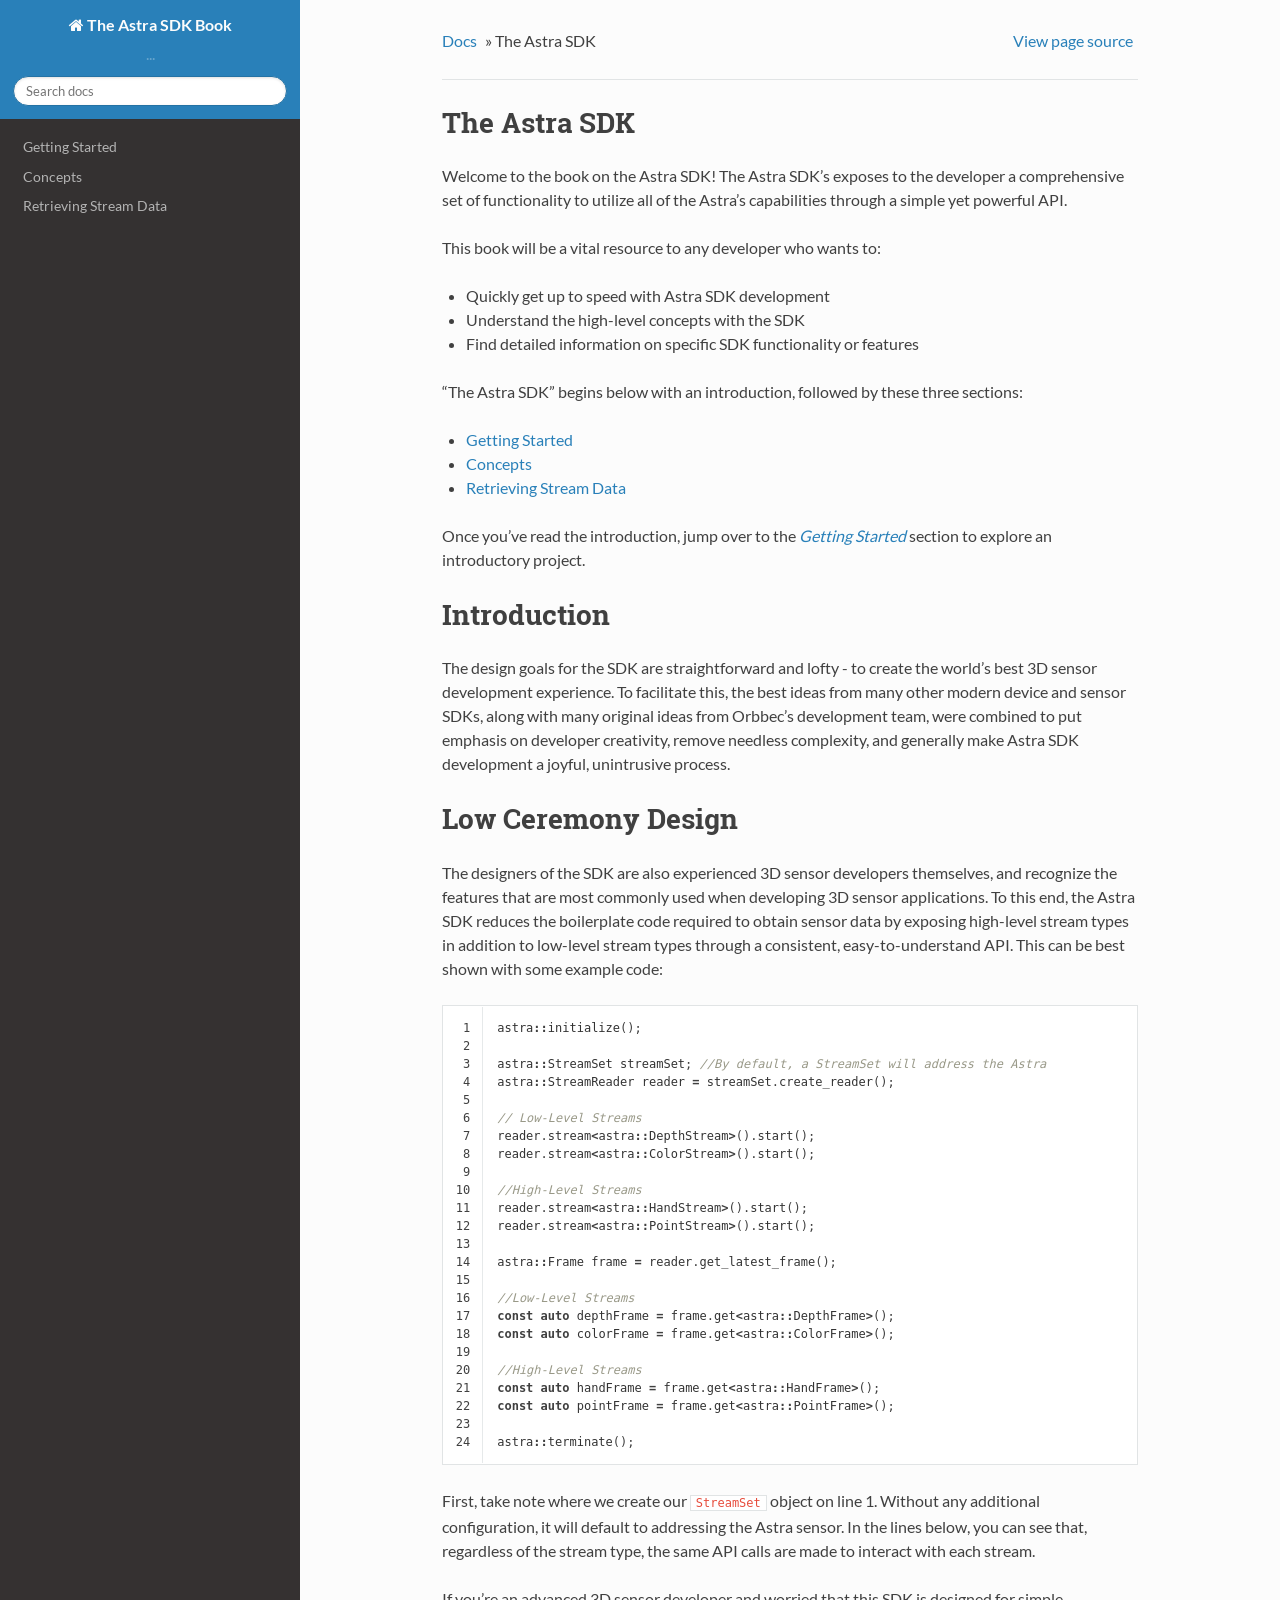
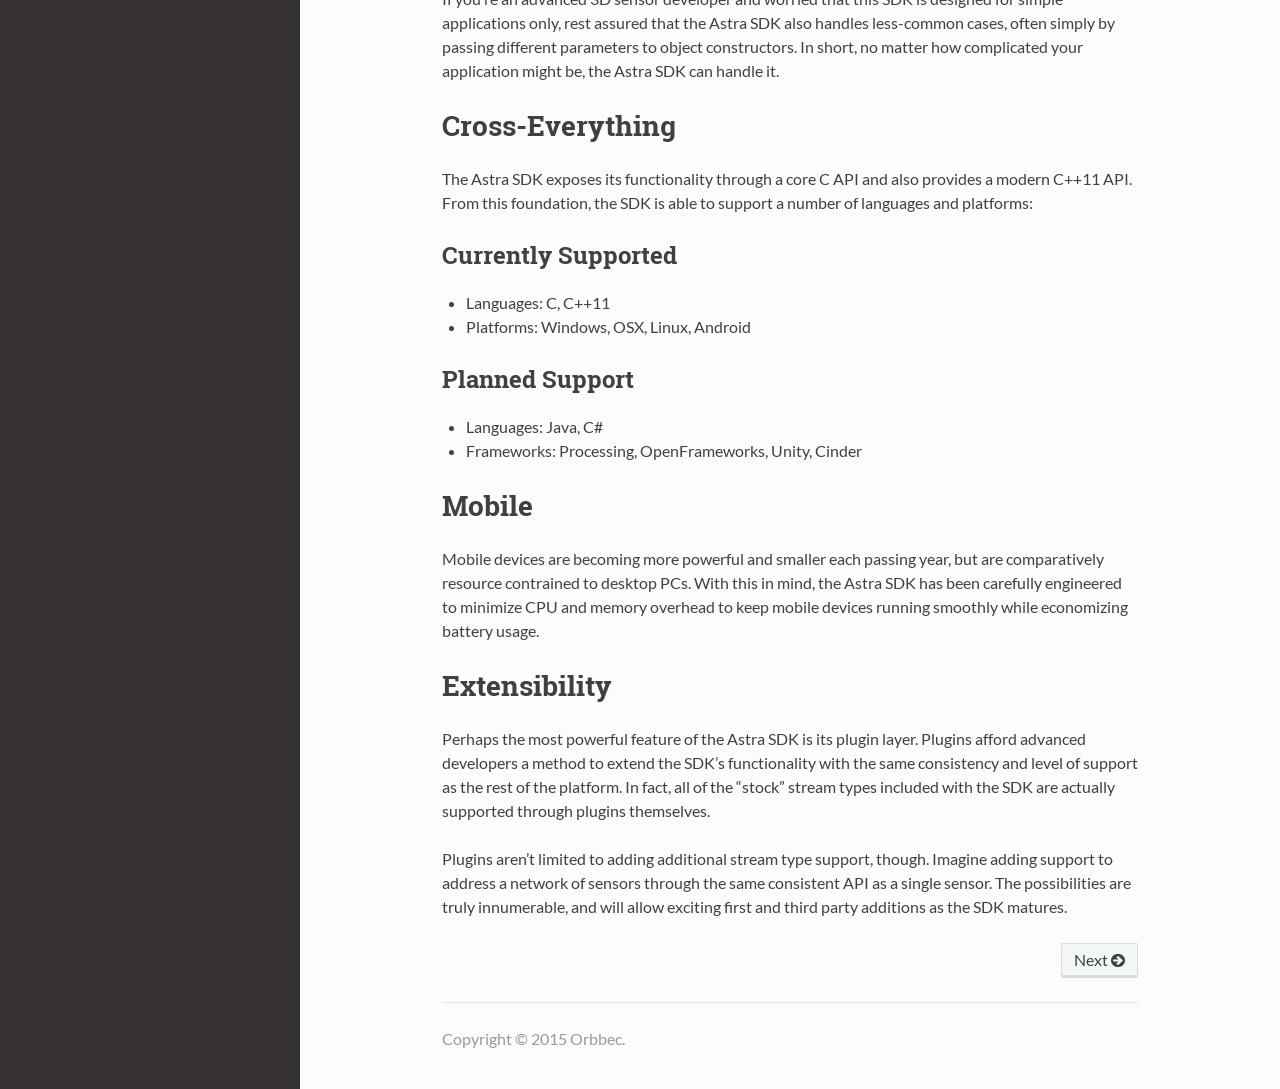
<file: docs/html/index.html>
<!DOCTYPE html>
<!--[if IE 8]><html class="no-js lt-ie9" lang="en" > <![endif]-->
<!--[if gt IE 8]><!--> <html class="no-js" lang="en" > <!--<![endif]-->
<head>
  <meta charset="utf-8">
  
  <meta name="viewport" content="width=device-width, initial-scale=1.0">
  
  <title>The Astra SDK &mdash; The Astra SDK Book ... documentation</title>
  

  
  

  

  
  
    

  

  
  
    <link rel="stylesheet" href="_static/css/theme.css" type="text/css" />
  

  

  
    <link rel="top" title="The Astra SDK Book ... documentation" href="#"/>
        <link rel="next" title="2 Getting Started" href="gettingstarted.html"/> 

  
  <script src="_static/js/modernizr.min.js"></script>

</head>

<body class="wy-body-for-nav" role="document">

  <div class="wy-grid-for-nav">

    
    <nav data-toggle="wy-nav-shift" class="wy-nav-side">
      <div class="wy-side-nav-search">
        

        
          <a href="#" class="icon icon-home"> The Astra SDK Book
        

        
        </a>

        
          
          
            <div class="version">
              ...
            </div>
          
        

        
<div role="search">
  <form id="rtd-search-form" class="wy-form" action="search.html" method="get">
    <input type="text" name="q" placeholder="Search docs" />
    <input type="hidden" name="check_keywords" value="yes" />
    <input type="hidden" name="area" value="default" />
  </form>
</div>

        
      </div>

      <div class="wy-menu wy-menu-vertical" data-spy="affix" role="navigation" aria-label="main navigation">
        
          
          
              <ul>
<li class="toctree-l1"><a class="reference internal" href="gettingstarted.html">Getting Started</a></li>
<li class="toctree-l1"><a class="reference internal" href="concepts.html">Concepts</a></li>
<li class="toctree-l1"><a class="reference internal" href="retrievingstreamdata.html">Retrieving Stream Data</a></li>
</ul>

          
        
      </div>
      &nbsp;
    </nav>

    <section data-toggle="wy-nav-shift" class="wy-nav-content-wrap">

      
      <nav class="wy-nav-top" role="navigation" aria-label="top navigation">
        <i data-toggle="wy-nav-top" class="fa fa-bars"></i>
        <a href="#">The Astra SDK Book</a>
      </nav>


      
      <div class="wy-nav-content">
        <div class="rst-content">
          <div role="navigation" aria-label="breadcrumbs navigation">
  <ul class="wy-breadcrumbs">
    <li><a href="#">Docs</a> &raquo;</li>
      
    <li>The Astra SDK</li>
      <li class="wy-breadcrumbs-aside">
        
          
            <a href="_sources/index.txt" rel="nofollow"> View page source</a>
          
        
      </li>
  </ul>
  <hr/>
</div>
          <div role="main" class="document" itemscope="itemscope" itemtype="http://schema.org/Article">
           <div itemprop="articleBody">
            
  <div class="section" id="the-sdkname-sdk">
<h1>The Astra SDK<a class="headerlink" href="#the-sdkname-sdk" title="Permalink to this headline">¶</a></h1>
<p>Welcome to the book on the Astra SDK! The Astra SDK&#8217;s exposes to the developer a comprehensive set of functionality to utilize all of the Astra&#8217;s capabilities through a simple yet powerful API.</p>
<p>This book will be a vital resource to any developer who wants to:</p>
<ul class="simple">
<li>Quickly get up to speed with Astra SDK development</li>
<li>Understand the high-level concepts with the SDK</li>
<li>Find detailed information on specific SDK functionality or features</li>
</ul>
<p>&#8220;The Astra SDK&#8221; begins below with an introduction, followed by these three sections:</p>
<div class="toctree-wrapper compound">
<ul>
<li class="toctree-l1"><a class="reference internal" href="gettingstarted.html">Getting Started</a></li>
<li class="toctree-l1"><a class="reference internal" href="concepts.html">Concepts</a></li>
<li class="toctree-l1"><a class="reference internal" href="retrievingstreamdata.html">Retrieving Stream Data</a></li>
</ul>
</div>
<p>Once you&#8217;ve read the introduction, jump over to the <a class="reference internal" href="gettingstarted.html"><em>Getting Started</em></a> section to explore an introductory project.</p>
</div>
<div class="section" id="introduction">
<h1>Introduction<a class="headerlink" href="#introduction" title="Permalink to this headline">¶</a></h1>
<p>The design goals for the SDK are straightforward and lofty - to create the world&#8217;s best 3D sensor development experience. To facilitate this, the best ideas from many other modern device and sensor SDKs, along with many original ideas from Orbbec&#8217;s development team, were combined to put emphasis on developer creativity, remove needless complexity, and generally make Astra SDK development a joyful, unintrusive process.</p>
</div>
<div class="section" id="low-ceremony-design">
<h1>Low Ceremony Design<a class="headerlink" href="#low-ceremony-design" title="Permalink to this headline">¶</a></h1>
<p>The designers of the SDK are also experienced 3D sensor developers themselves, and recognize the features that are most commonly used when developing 3D sensor applications. To this end, the Astra SDK reduces the boilerplate code required to obtain sensor data by exposing high-level stream types in addition to low-level stream types through a consistent, easy-to-understand API. This can be best shown with some example code:</p>
<div class="highlight-c++"><table class="highlighttable"><tr><td class="linenos"><div class="linenodiv"><pre> 1
 2
 3
 4
 5
 6
 7
 8
 9
10
11
12
13
14
15
16
17
18
19
20
21
22
23
24</pre></div></td><td class="code"><div class="highlight"><pre><span></span><span class="n">astra</span><span class="o">::</span><span class="n">initialize</span><span class="p">();</span>

<span class="n">astra</span><span class="o">::</span><span class="n">StreamSet</span> <span class="n">streamSet</span><span class="p">;</span> <span class="c1">//By default, a StreamSet will address the Astra</span>
<span class="n">astra</span><span class="o">::</span><span class="n">StreamReader</span> <span class="n">reader</span> <span class="o">=</span> <span class="n">streamSet</span><span class="p">.</span><span class="n">create_reader</span><span class="p">();</span>

<span class="c1">// Low-Level Streams</span>
<span class="n">reader</span><span class="p">.</span><span class="n">stream</span><span class="o">&lt;</span><span class="n">astra</span><span class="o">::</span><span class="n">DepthStream</span><span class="o">&gt;</span><span class="p">().</span><span class="n">start</span><span class="p">();</span>
<span class="n">reader</span><span class="p">.</span><span class="n">stream</span><span class="o">&lt;</span><span class="n">astra</span><span class="o">::</span><span class="n">ColorStream</span><span class="o">&gt;</span><span class="p">().</span><span class="n">start</span><span class="p">();</span>

<span class="c1">//High-Level Streams</span>
<span class="n">reader</span><span class="p">.</span><span class="n">stream</span><span class="o">&lt;</span><span class="n">astra</span><span class="o">::</span><span class="n">HandStream</span><span class="o">&gt;</span><span class="p">().</span><span class="n">start</span><span class="p">();</span>
<span class="n">reader</span><span class="p">.</span><span class="n">stream</span><span class="o">&lt;</span><span class="n">astra</span><span class="o">::</span><span class="n">PointStream</span><span class="o">&gt;</span><span class="p">().</span><span class="n">start</span><span class="p">();</span>

<span class="n">astra</span><span class="o">::</span><span class="n">Frame</span> <span class="n">frame</span> <span class="o">=</span> <span class="n">reader</span><span class="p">.</span><span class="n">get_latest_frame</span><span class="p">();</span>

<span class="c1">//Low-Level Streams</span>
<span class="k">const</span> <span class="k">auto</span> <span class="n">depthFrame</span> <span class="o">=</span> <span class="n">frame</span><span class="p">.</span><span class="n">get</span><span class="o">&lt;</span><span class="n">astra</span><span class="o">::</span><span class="n">DepthFrame</span><span class="o">&gt;</span><span class="p">();</span>
<span class="k">const</span> <span class="k">auto</span> <span class="n">colorFrame</span> <span class="o">=</span> <span class="n">frame</span><span class="p">.</span><span class="n">get</span><span class="o">&lt;</span><span class="n">astra</span><span class="o">::</span><span class="n">ColorFrame</span><span class="o">&gt;</span><span class="p">();</span>

<span class="c1">//High-Level Streams</span>
<span class="k">const</span> <span class="k">auto</span> <span class="n">handFrame</span> <span class="o">=</span> <span class="n">frame</span><span class="p">.</span><span class="n">get</span><span class="o">&lt;</span><span class="n">astra</span><span class="o">::</span><span class="n">HandFrame</span><span class="o">&gt;</span><span class="p">();</span>
<span class="k">const</span> <span class="k">auto</span> <span class="n">pointFrame</span> <span class="o">=</span> <span class="n">frame</span><span class="p">.</span><span class="n">get</span><span class="o">&lt;</span><span class="n">astra</span><span class="o">::</span><span class="n">PointFrame</span><span class="o">&gt;</span><span class="p">();</span>

<span class="n">astra</span><span class="o">::</span><span class="n">terminate</span><span class="p">();</span>
</pre></div>
</td></tr></table></div>
<p>First, take note where we create our <code class="docutils literal"><span class="pre">StreamSet</span></code> object on line 1. Without any additional configuration, it will default to addressing the Astra sensor. In the lines below, you can see that, regardless of the stream type, the same API calls are made to interact with each stream.</p>
<p>If you&#8217;re an advanced 3D sensor developer and worried that this SDK is designed for simple applications only, rest assured that the Astra SDK also handles less-common cases, often simply by passing different parameters to object constructors. In short, no matter how complicated your application might be, the Astra SDK can handle it.</p>
</div>
<div class="section" id="cross-everything">
<h1>Cross-Everything<a class="headerlink" href="#cross-everything" title="Permalink to this headline">¶</a></h1>
<p>The Astra SDK exposes its functionality through a core C API and also provides a modern C++11 API. From this foundation, the SDK is able to support a number of languages and platforms:</p>
<div class="section" id="currently-supported">
<h2>Currently Supported<a class="headerlink" href="#currently-supported" title="Permalink to this headline">¶</a></h2>
<ul class="simple">
<li>Languages: C, C++11</li>
<li>Platforms: Windows, OSX, Linux, Android</li>
</ul>
</div>
<div class="section" id="planned-support">
<h2>Planned Support<a class="headerlink" href="#planned-support" title="Permalink to this headline">¶</a></h2>
<ul class="simple">
<li>Languages: Java, C#</li>
<li>Frameworks: Processing, OpenFrameworks, Unity, Cinder</li>
</ul>
</div>
</div>
<div class="section" id="mobile">
<h1>Mobile<a class="headerlink" href="#mobile" title="Permalink to this headline">¶</a></h1>
<p>Mobile devices are becoming more powerful and smaller each passing year, but are comparatively resource contrained to desktop PCs. With this in mind, the Astra SDK has been carefully engineered to minimize CPU and memory overhead to keep mobile devices running smoothly while economizing battery usage.</p>
</div>
<div class="section" id="extensibility">
<h1>Extensibility<a class="headerlink" href="#extensibility" title="Permalink to this headline">¶</a></h1>
<p>Perhaps the most powerful feature of the Astra SDK is its plugin layer. Plugins afford advanced developers a method to extend the SDK&#8217;s functionality with the same consistency and level of support as the rest of the platform. In fact, all of the &#8220;stock&#8221; stream types included with the SDK are actually supported through plugins themselves.</p>
<p>Plugins aren&#8217;t limited to adding additional stream type support, though. Imagine adding support to address a network of sensors through the same consistent API as a single sensor. The possibilities are truly innumerable, and will allow exciting first and third party additions as the SDK matures.</p>
</div>


           </div>
          </div>
          <footer>
  
    <div class="rst-footer-buttons" role="navigation" aria-label="footer navigation">
      
        <a href="gettingstarted.html" class="btn btn-neutral float-right" title="2 Getting Started" accesskey="n">Next <span class="fa fa-arrow-circle-right"></span></a>
      
      
    </div>
  

  <hr/>

  <div role="contentinfo">
    <p>
        Copyright &copy; 2015 Orbbec.

    </p>
  </div>

</footer>

        </div>
      </div>

    </section>

  </div>
  


  

    <script type="text/javascript">
        var DOCUMENTATION_OPTIONS = {
            URL_ROOT:'./',
            VERSION:'...',
            COLLAPSE_INDEX:false,
            FILE_SUFFIX:'.html',
            HAS_SOURCE:  true
        };
    </script>
      <script type="text/javascript" src="_static/jquery.js"></script>
      <script type="text/javascript" src="_static/underscore.js"></script>
      <script type="text/javascript" src="_static/doctools.js"></script>

  

  
  
    <script type="text/javascript" src="_static/js/theme.js"></script>
  

  
  
  <script type="text/javascript">
      jQuery(function () {
          SphinxRtdTheme.StickyNav.enable();
      });
  </script>
   

</body>
</html>
</file>
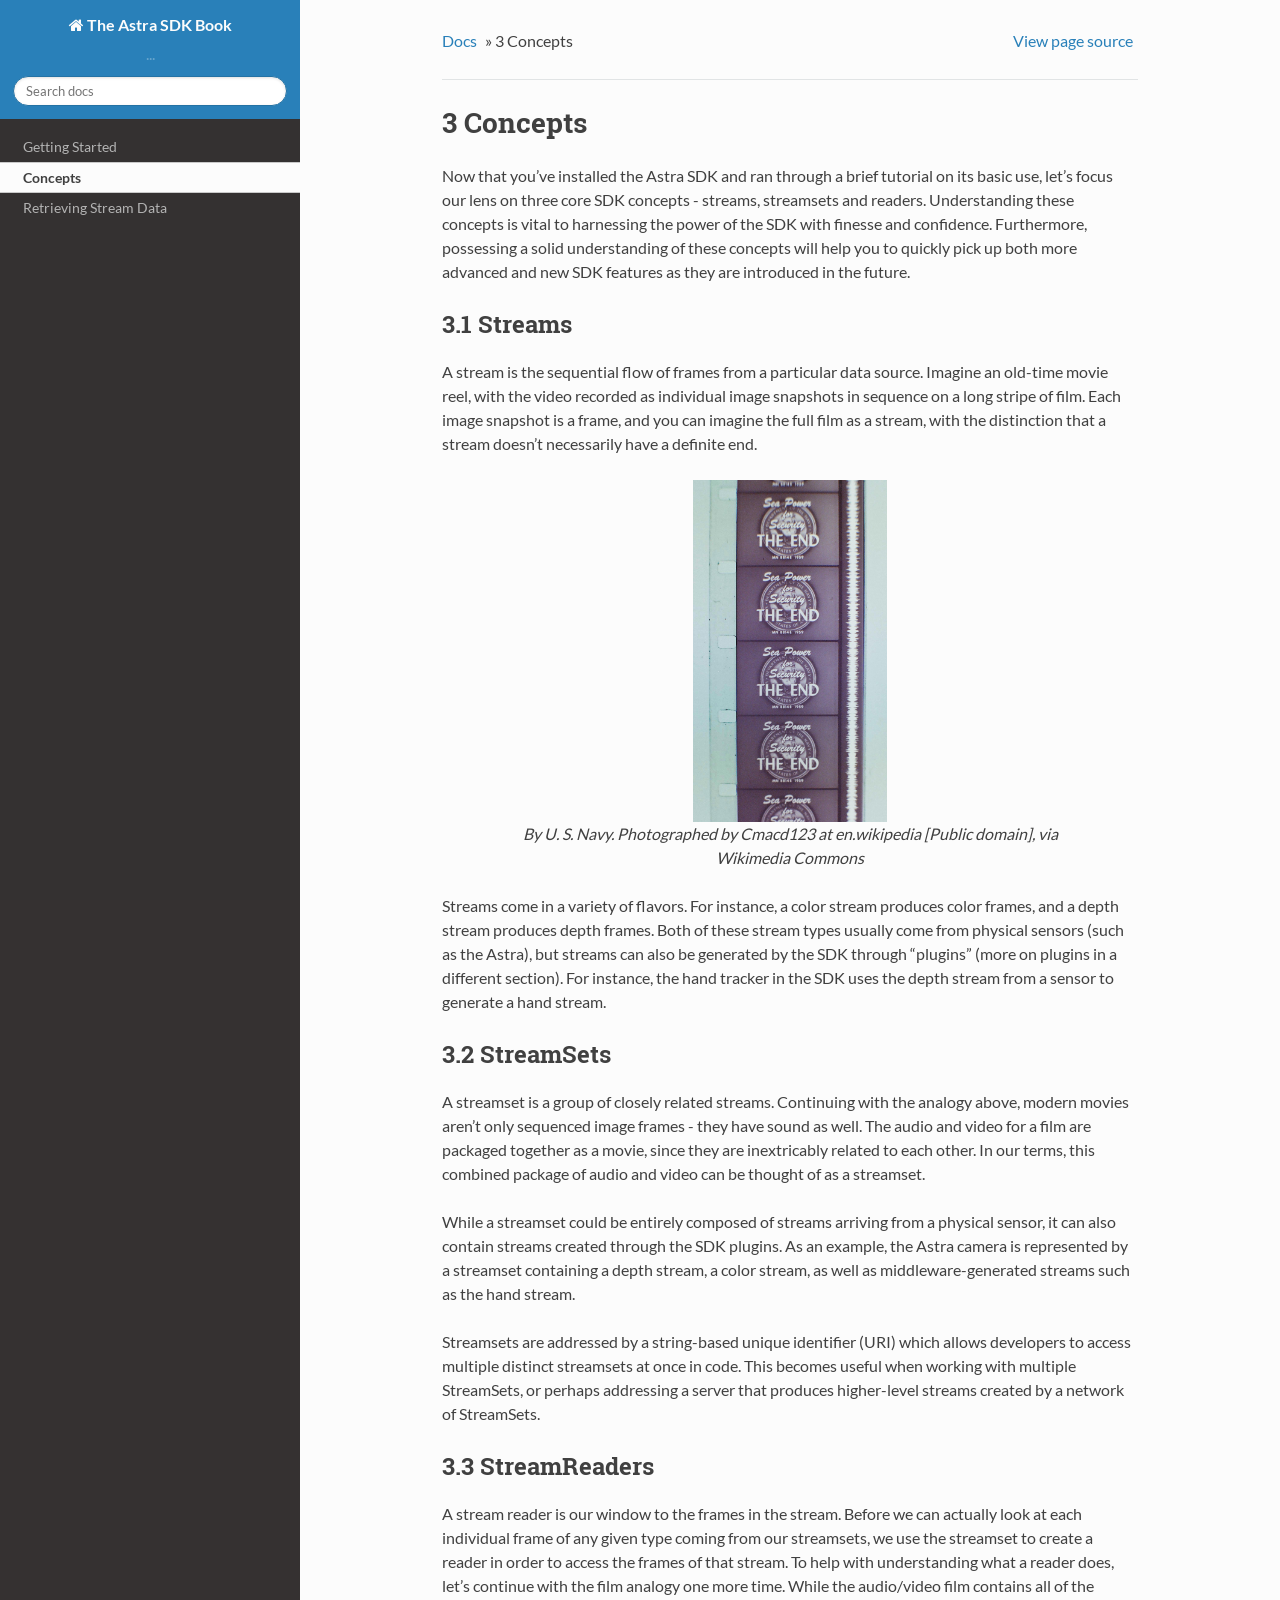
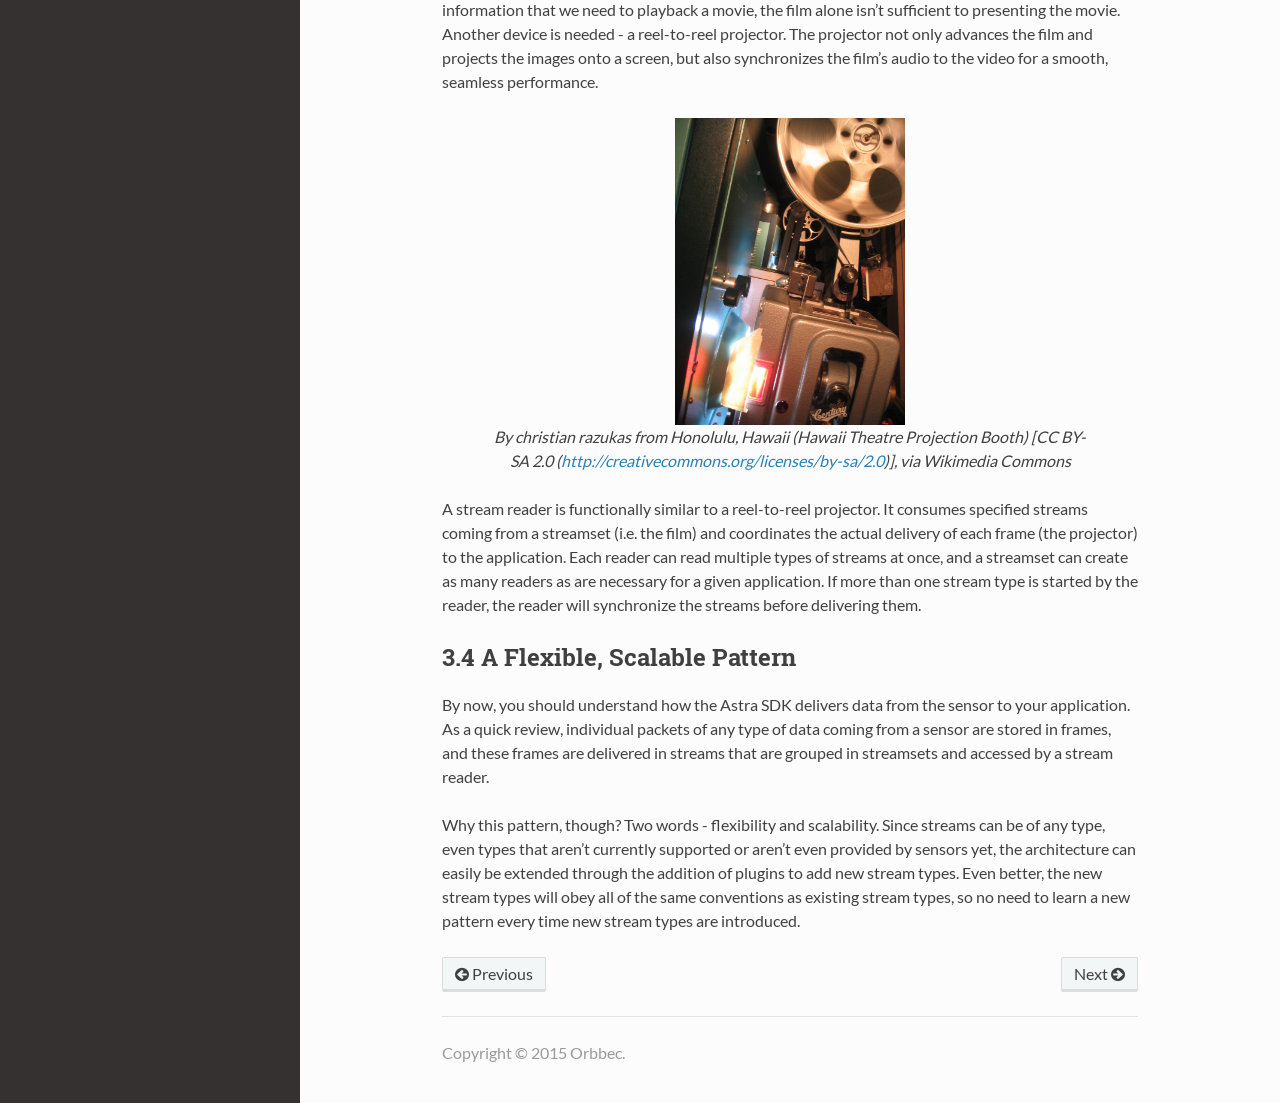
<file: docs/html/concepts.html>
<!DOCTYPE html>
<!--[if IE 8]><html class="no-js lt-ie9" lang="en" > <![endif]-->
<!--[if gt IE 8]><!--> <html class="no-js" lang="en" > <!--<![endif]-->
<head>
  <meta charset="utf-8">
  
  <meta name="viewport" content="width=device-width, initial-scale=1.0">
  
  <title>3 Concepts &mdash; The Astra SDK Book ... documentation</title>
  

  
  

  

  
  
    

  

  
  
    <link rel="stylesheet" href="_static/css/theme.css" type="text/css" />
  

  

  
    <link rel="top" title="The Astra SDK Book ... documentation" href="index.html"/>
        <link rel="next" title="4 Retrieving Stream Data" href="retrievingstreamdata.html"/>
        <link rel="prev" title="2.2 Hello World" href="helloworld.html"/> 

  
  <script src="_static/js/modernizr.min.js"></script>

</head>

<body class="wy-body-for-nav" role="document">

  <div class="wy-grid-for-nav">

    
    <nav data-toggle="wy-nav-shift" class="wy-nav-side">
      <div class="wy-side-nav-search">
        

        
          <a href="index.html" class="icon icon-home"> The Astra SDK Book
        

        
        </a>

        
          
          
            <div class="version">
              ...
            </div>
          
        

        
<div role="search">
  <form id="rtd-search-form" class="wy-form" action="search.html" method="get">
    <input type="text" name="q" placeholder="Search docs" />
    <input type="hidden" name="check_keywords" value="yes" />
    <input type="hidden" name="area" value="default" />
  </form>
</div>

        
      </div>

      <div class="wy-menu wy-menu-vertical" data-spy="affix" role="navigation" aria-label="main navigation">
        
          
          
              <ul class="current">
<li class="toctree-l1"><a class="reference internal" href="gettingstarted.html">Getting Started</a></li>
<li class="toctree-l1 current"><a class="current reference internal" href="">Concepts</a><ul class="simple">
</ul>
</li>
<li class="toctree-l1"><a class="reference internal" href="retrievingstreamdata.html">Retrieving Stream Data</a></li>
</ul>

          
        
      </div>
      &nbsp;
    </nav>

    <section data-toggle="wy-nav-shift" class="wy-nav-content-wrap">

      
      <nav class="wy-nav-top" role="navigation" aria-label="top navigation">
        <i data-toggle="wy-nav-top" class="fa fa-bars"></i>
        <a href="index.html">The Astra SDK Book</a>
      </nav>


      
      <div class="wy-nav-content">
        <div class="rst-content">
          <div role="navigation" aria-label="breadcrumbs navigation">
  <ul class="wy-breadcrumbs">
    <li><a href="index.html">Docs</a> &raquo;</li>
      
    <li>3 Concepts</li>
      <li class="wy-breadcrumbs-aside">
        
          
            <a href="_sources/concepts.txt" rel="nofollow"> View page source</a>
          
        
      </li>
  </ul>
  <hr/>
</div>
          <div role="main" class="document" itemscope="itemscope" itemtype="http://schema.org/Article">
           <div itemprop="articleBody">
            
  <div class="section" id="concepts">
<h1>3 Concepts<a class="headerlink" href="#concepts" title="Permalink to this headline">¶</a></h1>
<p>Now that you&#8217;ve installed the Astra SDK and ran through a brief tutorial on its basic use, let&#8217;s focus our lens on three core SDK concepts - streams, streamsets and readers. Understanding these concepts is vital to harnessing the power of the SDK with finesse and confidence. Furthermore, possessing a solid understanding of these concepts will help you to quickly pick up both more advanced and new SDK features as they are introduced in the future.</p>
<div class="section" id="streams">
<h2>3.1 Streams<a class="headerlink" href="#streams" title="Permalink to this headline">¶</a></h2>
<p>A stream is the sequential flow of frames from a particular data source. Imagine an old-time movie reel, with the video recorded as individual image snapshots in sequence on a long stripe of film. Each image snapshot is a frame, and you can imagine the full film as a stream, with the distinction that a stream doesn&#8217;t necessarily have a definite end.</p>
<div class="figure align-center" id="id1" style="width: 600px">
<a class="reference internal image-reference" href="_images/USN16mmSoundtrack.jpg"><img alt="_images/USN16mmSoundtrack.jpg" src="_images/USN16mmSoundtrack.jpg" style="width: 193.2px; height: 342.0px;" /></a>
<p class="caption"><span class="caption-text">By U. S. Navy. Photographed by Cmacd123 at en.wikipedia [Public domain], via Wikimedia Commons</span></p>
</div>
<p>Streams come in a variety of flavors. For instance, a color stream produces color frames, and a depth stream produces depth frames. Both of these stream types usually come from physical sensors (such as the Astra), but streams can also be generated by the SDK through &#8220;plugins&#8221; (more on plugins in a different section). For instance, the hand tracker in the SDK uses the depth stream from a sensor to generate a hand stream.</p>
</div>
<div class="section" id="streamsets">
<h2>3.2 StreamSets<a class="headerlink" href="#streamsets" title="Permalink to this headline">¶</a></h2>
<p>A streamset is a group of closely related streams. Continuing with the analogy above, modern movies aren&#8217;t only sequenced image frames - they have sound as well. The audio and video for a film are packaged together as a movie, since they are inextricably related to each other. In our terms, this combined package of audio and video can be thought of as a streamset.</p>
<p>While a streamset could be entirely composed of streams arriving from a physical sensor, it can also contain streams created through the SDK plugins. As an example, the Astra camera is represented by a streamset containing a depth stream, a color stream, as well as middleware-generated streams such as the hand stream.</p>
<p>Streamsets are addressed by a string-based unique identifier (URI) which allows developers to access multiple distinct streamsets at once in code. This becomes useful when working with multiple StreamSets, or perhaps addressing a server that produces higher-level streams created by a network of StreamSets.</p>
</div>
<div class="section" id="streamreaders">
<h2>3.3 StreamReaders<a class="headerlink" href="#streamreaders" title="Permalink to this headline">¶</a></h2>
<p>A stream reader is our window to the frames in the stream. Before we can actually look at each individual frame of any given type coming from our streamsets, we use the streamset to create a reader in order to access the frames of that stream. To help with understanding what a reader does, let&#8217;s continue with the film analogy one more time. While the audio/video film contains all of the information that we need to playback a movie,  the film alone isn&#8217;t sufficient to presenting the movie. Another device is needed - a reel-to-reel projector. The projector not only advances the film and projects the images onto a screen, but also synchronizes the film&#8217;s audio to the video for a smooth, seamless performance.</p>
<div class="figure align-center" id="id2" style="width: 600px">
<a class="reference internal image-reference" href="_images/Projector_running.jpg"><img alt="_images/Projector_running.jpg" src="_images/Projector_running.jpg" style="width: 230.4px; height: 307.2px;" /></a>
<p class="caption"><span class="caption-text">By christian razukas from Honolulu, Hawaii (Hawaii Theatre Projection Booth) [CC BY-SA 2.0 (<a class="reference external" href="http://creativecommons.org/licenses/by-sa/2.0">http://creativecommons.org/licenses/by-sa/2.0</a>)], via Wikimedia Commons</span></p>
</div>
<p>A stream reader is functionally similar to a reel-to-reel projector. It consumes specified streams coming from a streamset (i.e. the film) and coordinates the actual delivery of each frame (the projector) to the application. Each reader can read multiple types of streams at once, and a streamset can create as many readers as are necessary for a given application. If more than one stream type is started by the reader, the reader will synchronize the streams before delivering them.</p>
</div>
<div class="section" id="a-flexible-scalable-pattern">
<h2>3.4 A Flexible, Scalable Pattern<a class="headerlink" href="#a-flexible-scalable-pattern" title="Permalink to this headline">¶</a></h2>
<p>By now, you should understand how the Astra SDK delivers data from the sensor to your application. As a quick review, individual packets of any type of data coming from a sensor are stored in frames, and these frames are delivered in streams that are grouped in streamsets and accessed by a stream reader.</p>
<p>Why this pattern, though? Two words - flexibility and scalability. Since streams can be of any type, even types that aren&#8217;t currently supported or aren&#8217;t even provided by sensors yet, the architecture can easily be extended through the addition of plugins to add new stream types. Even better, the new stream types will obey all of the same conventions as existing stream types, so no need to learn a new pattern every time new stream types are introduced.</p>
</div>
</div>


           </div>
          </div>
          <footer>
  
    <div class="rst-footer-buttons" role="navigation" aria-label="footer navigation">
      
        <a href="retrievingstreamdata.html" class="btn btn-neutral float-right" title="4 Retrieving Stream Data" accesskey="n">Next <span class="fa fa-arrow-circle-right"></span></a>
      
      
        <a href="helloworld.html" class="btn btn-neutral" title="2.2 Hello World" accesskey="p"><span class="fa fa-arrow-circle-left"></span> Previous</a>
      
    </div>
  

  <hr/>

  <div role="contentinfo">
    <p>
        Copyright &copy; 2015 Orbbec.

    </p>
  </div>

</footer>

        </div>
      </div>

    </section>

  </div>
  


  

    <script type="text/javascript">
        var DOCUMENTATION_OPTIONS = {
            URL_ROOT:'./',
            VERSION:'...',
            COLLAPSE_INDEX:false,
            FILE_SUFFIX:'.html',
            HAS_SOURCE:  true
        };
    </script>
      <script type="text/javascript" src="_static/jquery.js"></script>
      <script type="text/javascript" src="_static/underscore.js"></script>
      <script type="text/javascript" src="_static/doctools.js"></script>

  

  
  
    <script type="text/javascript" src="_static/js/theme.js"></script>
  

  
  
  <script type="text/javascript">
      jQuery(function () {
          SphinxRtdTheme.StickyNav.enable();
      });
  </script>
   

</body>
</html>
</file>
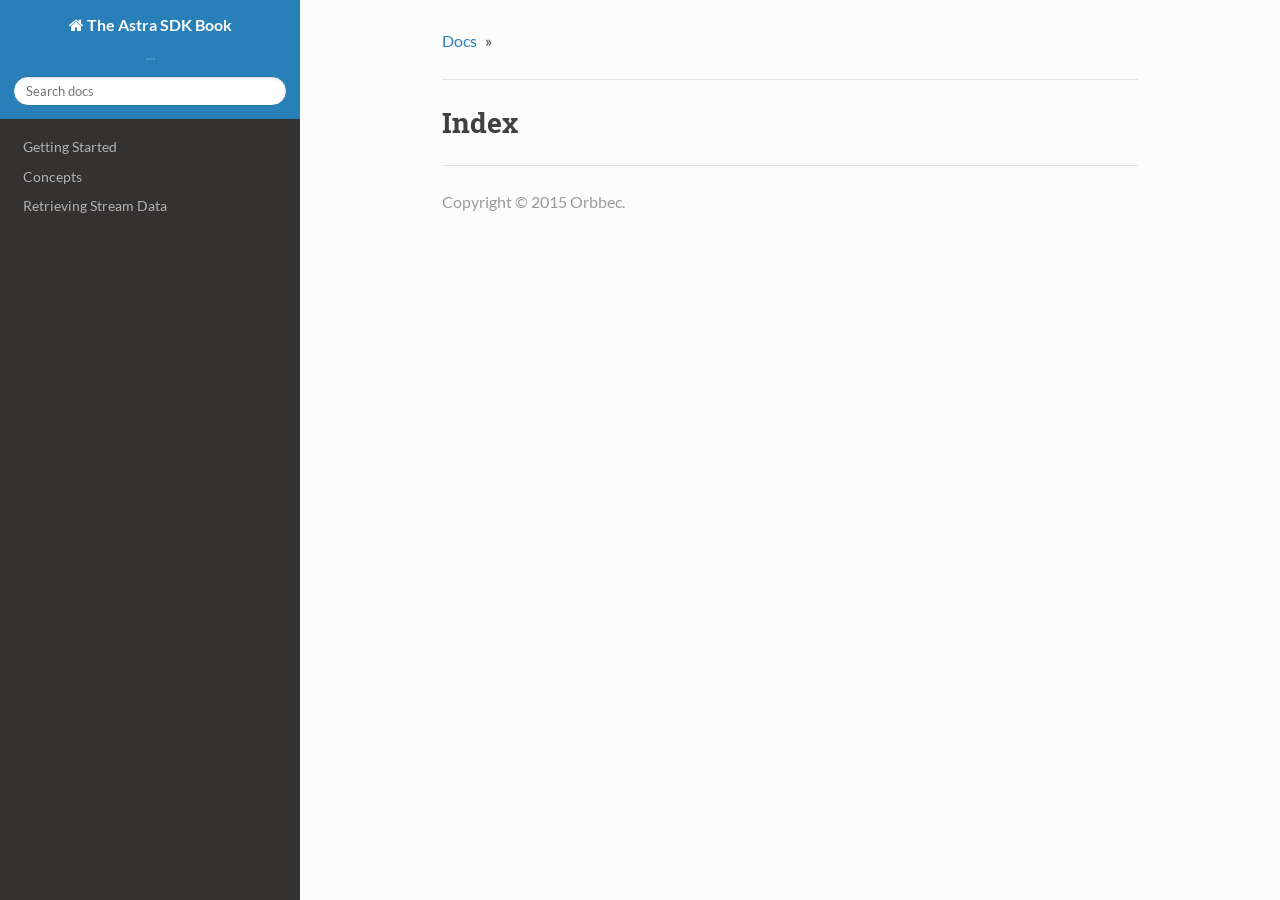
<file: docs/html/genindex.html>
<!DOCTYPE html>
<!--[if IE 8]><html class="no-js lt-ie9" lang="en" > <![endif]-->
<!--[if gt IE 8]><!--> <html class="no-js" lang="en" > <!--<![endif]-->
<head>
  <meta charset="utf-8">
  
  <meta name="viewport" content="width=device-width, initial-scale=1.0">
  
  <title>Index &mdash; The Astra SDK Book ... documentation</title>
  

  
  

  

  
  
    

  

  
  
    <link rel="stylesheet" href="_static/css/theme.css" type="text/css" />
  

  

  
    <link rel="top" title="The Astra SDK Book ... documentation" href="index.html"/> 

  
  <script src="_static/js/modernizr.min.js"></script>

</head>

<body class="wy-body-for-nav" role="document">

  <div class="wy-grid-for-nav">

    
    <nav data-toggle="wy-nav-shift" class="wy-nav-side">
      <div class="wy-side-nav-search">
        

        
          <a href="index.html" class="icon icon-home"> The Astra SDK Book
        

        
        </a>

        
          
          
            <div class="version">
              ...
            </div>
          
        

        
<div role="search">
  <form id="rtd-search-form" class="wy-form" action="search.html" method="get">
    <input type="text" name="q" placeholder="Search docs" />
    <input type="hidden" name="check_keywords" value="yes" />
    <input type="hidden" name="area" value="default" />
  </form>
</div>

        
      </div>

      <div class="wy-menu wy-menu-vertical" data-spy="affix" role="navigation" aria-label="main navigation">
        
          
          
              <ul>
<li class="toctree-l1"><a class="reference internal" href="gettingstarted.html">Getting Started</a></li>
<li class="toctree-l1"><a class="reference internal" href="concepts.html">Concepts</a></li>
<li class="toctree-l1"><a class="reference internal" href="retrievingstreamdata.html">Retrieving Stream Data</a></li>
</ul>

          
        
      </div>
      &nbsp;
    </nav>

    <section data-toggle="wy-nav-shift" class="wy-nav-content-wrap">

      
      <nav class="wy-nav-top" role="navigation" aria-label="top navigation">
        <i data-toggle="wy-nav-top" class="fa fa-bars"></i>
        <a href="index.html">The Astra SDK Book</a>
      </nav>


      
      <div class="wy-nav-content">
        <div class="rst-content">
          <div role="navigation" aria-label="breadcrumbs navigation">
  <ul class="wy-breadcrumbs">
    <li><a href="index.html">Docs</a> &raquo;</li>
      
    <li></li>
      <li class="wy-breadcrumbs-aside">
        
          
        
      </li>
  </ul>
  <hr/>
</div>
          <div role="main" class="document" itemscope="itemscope" itemtype="http://schema.org/Article">
           <div itemprop="articleBody">
            

<h1 id="index">Index</h1>

<div class="genindex-jumpbox">
 
</div>


           </div>
          </div>
          <footer>
  

  <hr/>

  <div role="contentinfo">
    <p>
        Copyright &copy; 2015 Orbbec.

    </p>
  </div>

</footer>

        </div>
      </div>

    </section>

  </div>
  


  

    <script type="text/javascript">
        var DOCUMENTATION_OPTIONS = {
            URL_ROOT:'./',
            VERSION:'...',
            COLLAPSE_INDEX:false,
            FILE_SUFFIX:'.html',
            HAS_SOURCE:  true
        };
    </script>
      <script type="text/javascript" src="_static/jquery.js"></script>
      <script type="text/javascript" src="_static/underscore.js"></script>
      <script type="text/javascript" src="_static/doctools.js"></script>

  

  
  
    <script type="text/javascript" src="_static/js/theme.js"></script>
  

  
  
  <script type="text/javascript">
      jQuery(function () {
          SphinxRtdTheme.StickyNav.enable();
      });
  </script>
   

</body>
</html>
</file>
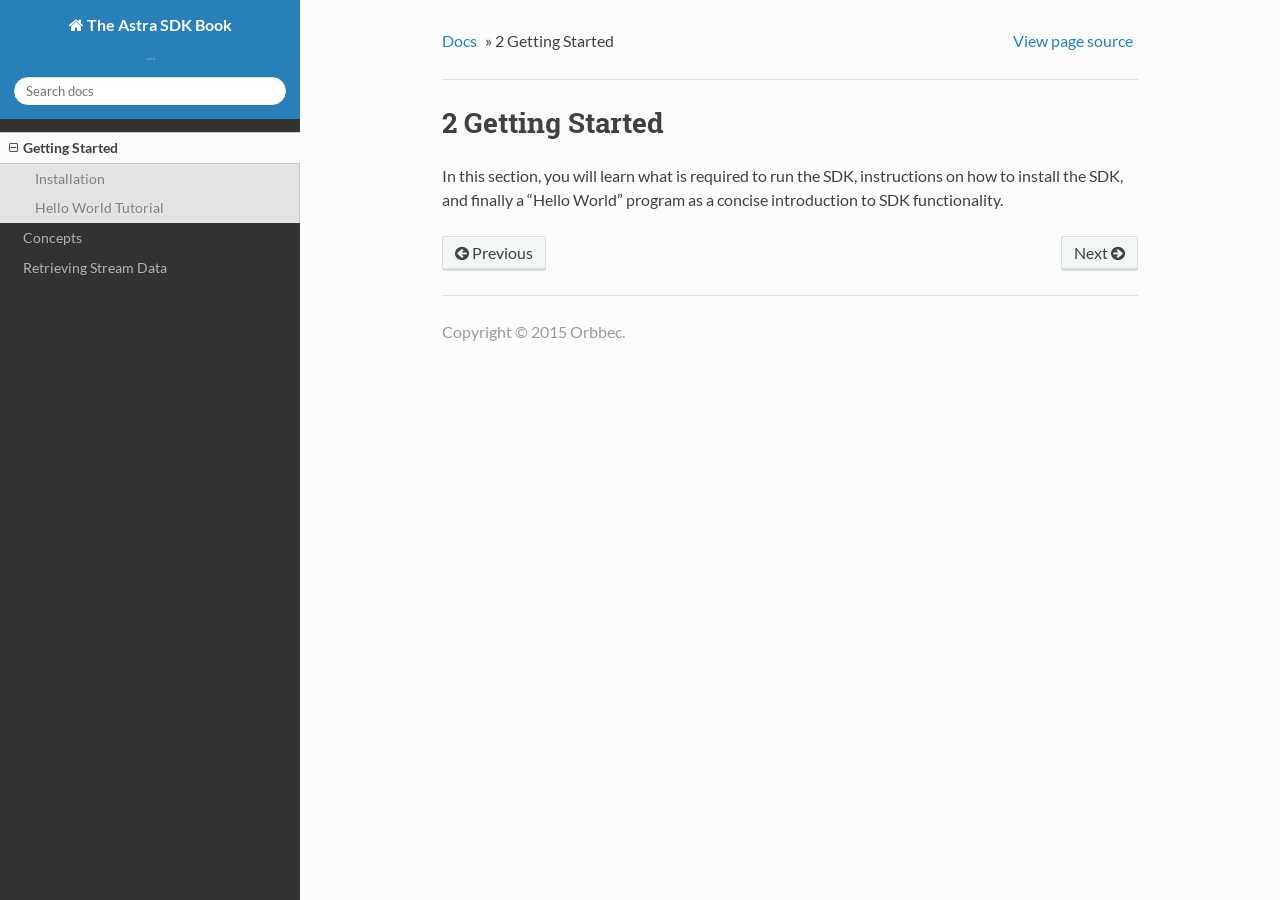
<file: docs/html/gettingstarted.html>
<!DOCTYPE html>
<!--[if IE 8]><html class="no-js lt-ie9" lang="en" > <![endif]-->
<!--[if gt IE 8]><!--> <html class="no-js" lang="en" > <!--<![endif]-->
<head>
  <meta charset="utf-8">
  
  <meta name="viewport" content="width=device-width, initial-scale=1.0">
  
  <title>2 Getting Started &mdash; The Astra SDK Book ... documentation</title>
  

  
  

  

  
  
    

  

  
  
    <link rel="stylesheet" href="_static/css/theme.css" type="text/css" />
  

  

  
    <link rel="top" title="The Astra SDK Book ... documentation" href="index.html"/>
        <link rel="next" title="2.1 Installation" href="installation.html"/>
        <link rel="prev" title="The Astra SDK" href="index.html"/> 

  
  <script src="_static/js/modernizr.min.js"></script>

</head>

<body class="wy-body-for-nav" role="document">

  <div class="wy-grid-for-nav">

    
    <nav data-toggle="wy-nav-shift" class="wy-nav-side">
      <div class="wy-side-nav-search">
        

        
          <a href="index.html" class="icon icon-home"> The Astra SDK Book
        

        
        </a>

        
          
          
            <div class="version">
              ...
            </div>
          
        

        
<div role="search">
  <form id="rtd-search-form" class="wy-form" action="search.html" method="get">
    <input type="text" name="q" placeholder="Search docs" />
    <input type="hidden" name="check_keywords" value="yes" />
    <input type="hidden" name="area" value="default" />
  </form>
</div>

        
      </div>

      <div class="wy-menu wy-menu-vertical" data-spy="affix" role="navigation" aria-label="main navigation">
        
          
          
              <ul class="current">
<li class="toctree-l1 current"><a class="current reference internal" href="">Getting Started</a><ul>
<li class="toctree-l2"><a class="reference internal" href="installation.html">Installation</a></li>
<li class="toctree-l2"><a class="reference internal" href="helloworld.html">Hello World Tutorial</a></li>
</ul>
</li>
<li class="toctree-l1"><a class="reference internal" href="concepts.html">Concepts</a></li>
<li class="toctree-l1"><a class="reference internal" href="retrievingstreamdata.html">Retrieving Stream Data</a></li>
</ul>

          
        
      </div>
      &nbsp;
    </nav>

    <section data-toggle="wy-nav-shift" class="wy-nav-content-wrap">

      
      <nav class="wy-nav-top" role="navigation" aria-label="top navigation">
        <i data-toggle="wy-nav-top" class="fa fa-bars"></i>
        <a href="index.html">The Astra SDK Book</a>
      </nav>


      
      <div class="wy-nav-content">
        <div class="rst-content">
          <div role="navigation" aria-label="breadcrumbs navigation">
  <ul class="wy-breadcrumbs">
    <li><a href="index.html">Docs</a> &raquo;</li>
      
    <li>2 Getting Started</li>
      <li class="wy-breadcrumbs-aside">
        
          
            <a href="_sources/gettingstarted.txt" rel="nofollow"> View page source</a>
          
        
      </li>
  </ul>
  <hr/>
</div>
          <div role="main" class="document" itemscope="itemscope" itemtype="http://schema.org/Article">
           <div itemprop="articleBody">
            
  <div class="section" id="getting-started">
<h1>2 Getting Started<a class="headerlink" href="#getting-started" title="Permalink to this headline">¶</a></h1>
<p>In this section, you will learn what is required to run the SDK, instructions on how to install the SDK, and finally a &#8220;Hello World&#8221; program as a concise introduction to SDK functionality.</p>
<div class="toctree-wrapper compound">
</div>
</div>


           </div>
          </div>
          <footer>
  
    <div class="rst-footer-buttons" role="navigation" aria-label="footer navigation">
      
        <a href="installation.html" class="btn btn-neutral float-right" title="2.1 Installation" accesskey="n">Next <span class="fa fa-arrow-circle-right"></span></a>
      
      
        <a href="index.html" class="btn btn-neutral" title="The Astra SDK" accesskey="p"><span class="fa fa-arrow-circle-left"></span> Previous</a>
      
    </div>
  

  <hr/>

  <div role="contentinfo">
    <p>
        Copyright &copy; 2015 Orbbec.

    </p>
  </div>

</footer>

        </div>
      </div>

    </section>

  </div>
  


  

    <script type="text/javascript">
        var DOCUMENTATION_OPTIONS = {
            URL_ROOT:'./',
            VERSION:'...',
            COLLAPSE_INDEX:false,
            FILE_SUFFIX:'.html',
            HAS_SOURCE:  true
        };
    </script>
      <script type="text/javascript" src="_static/jquery.js"></script>
      <script type="text/javascript" src="_static/underscore.js"></script>
      <script type="text/javascript" src="_static/doctools.js"></script>

  

  
  
    <script type="text/javascript" src="_static/js/theme.js"></script>
  

  
  
  <script type="text/javascript">
      jQuery(function () {
          SphinxRtdTheme.StickyNav.enable();
      });
  </script>
   

</body>
</html>
</file>
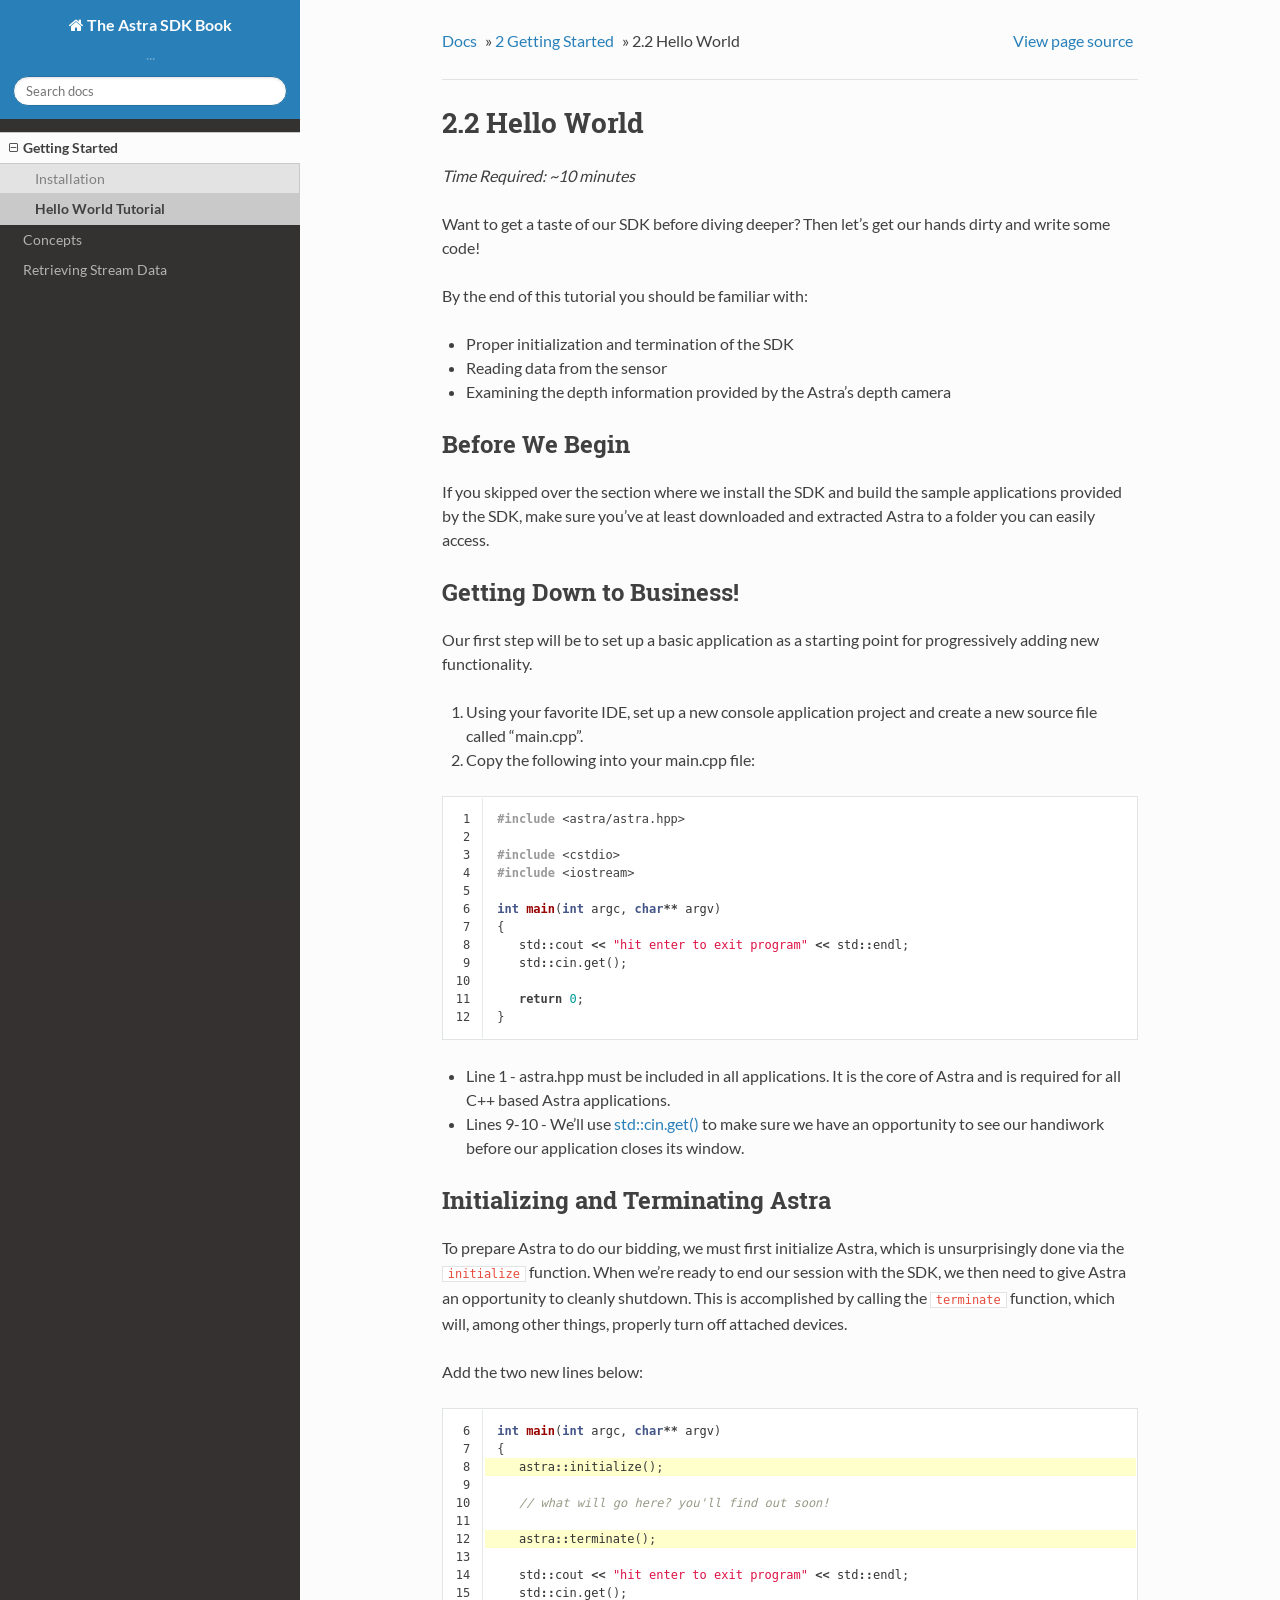
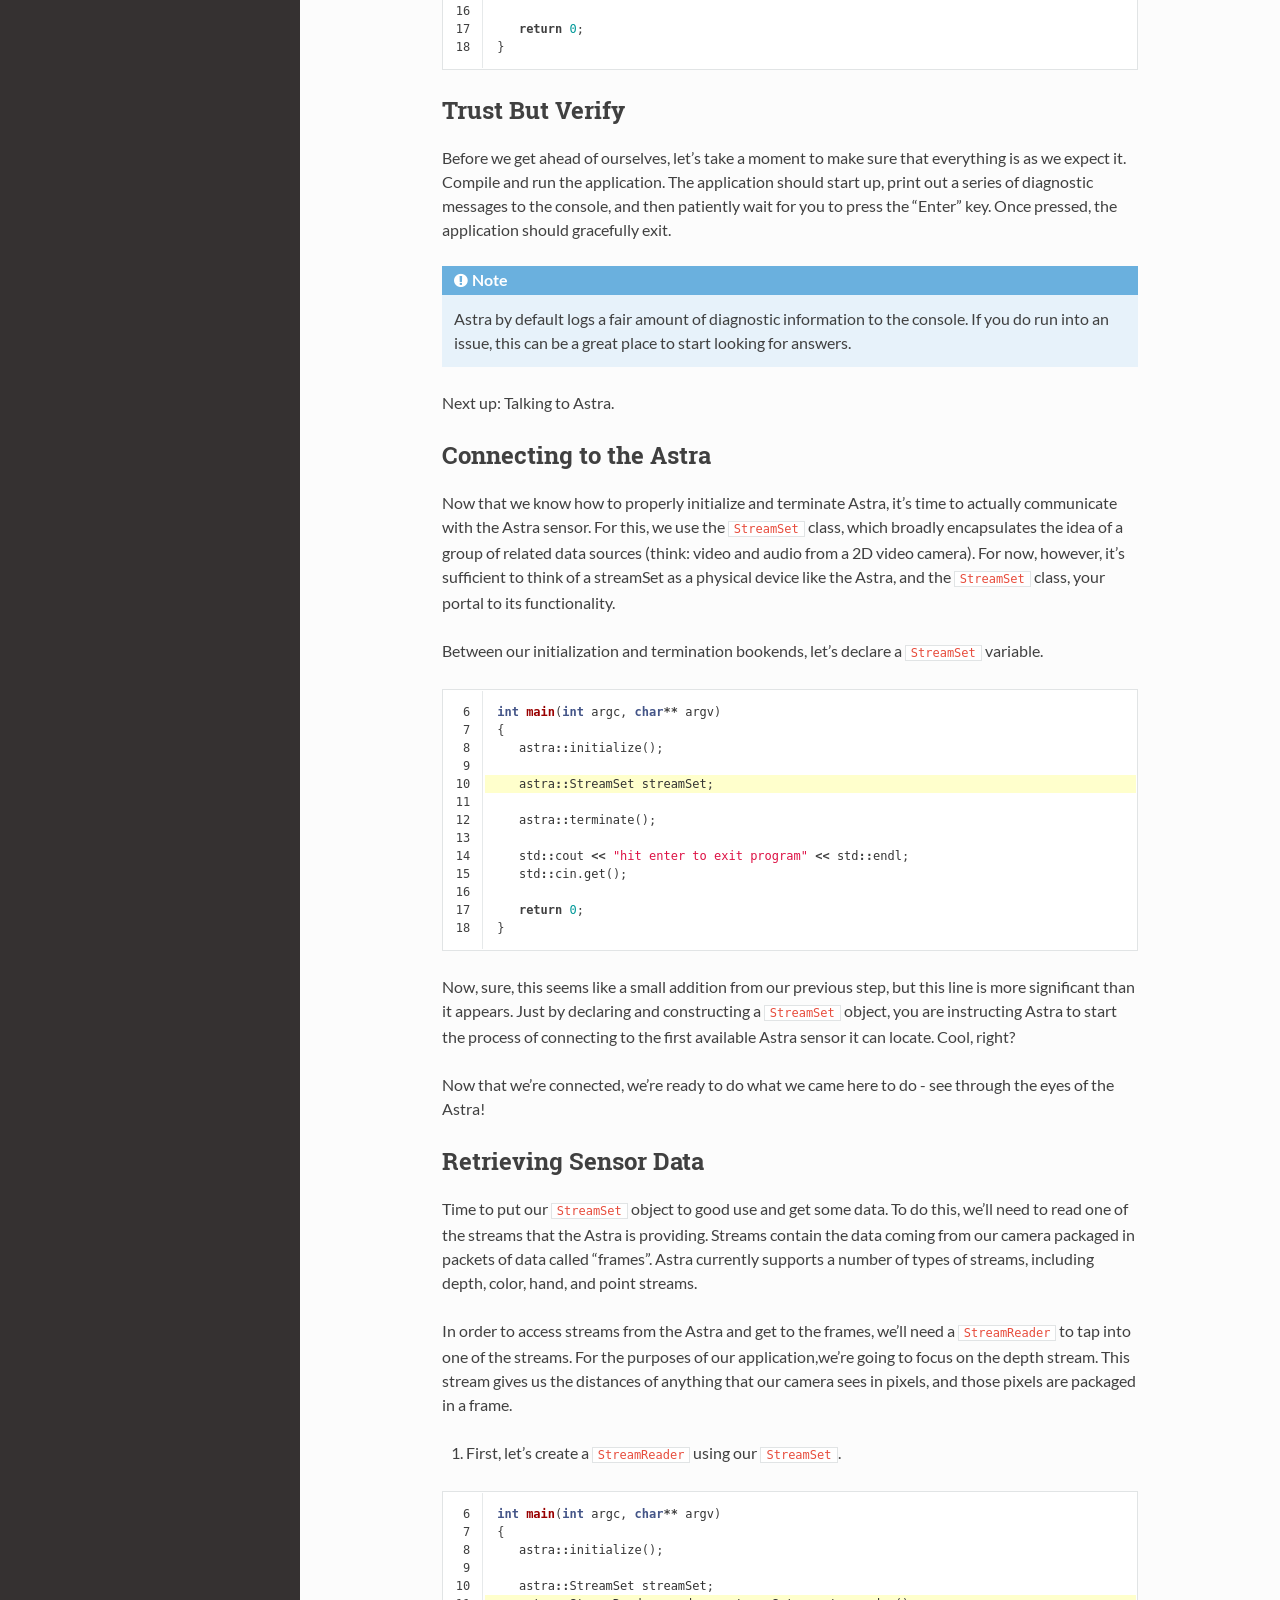
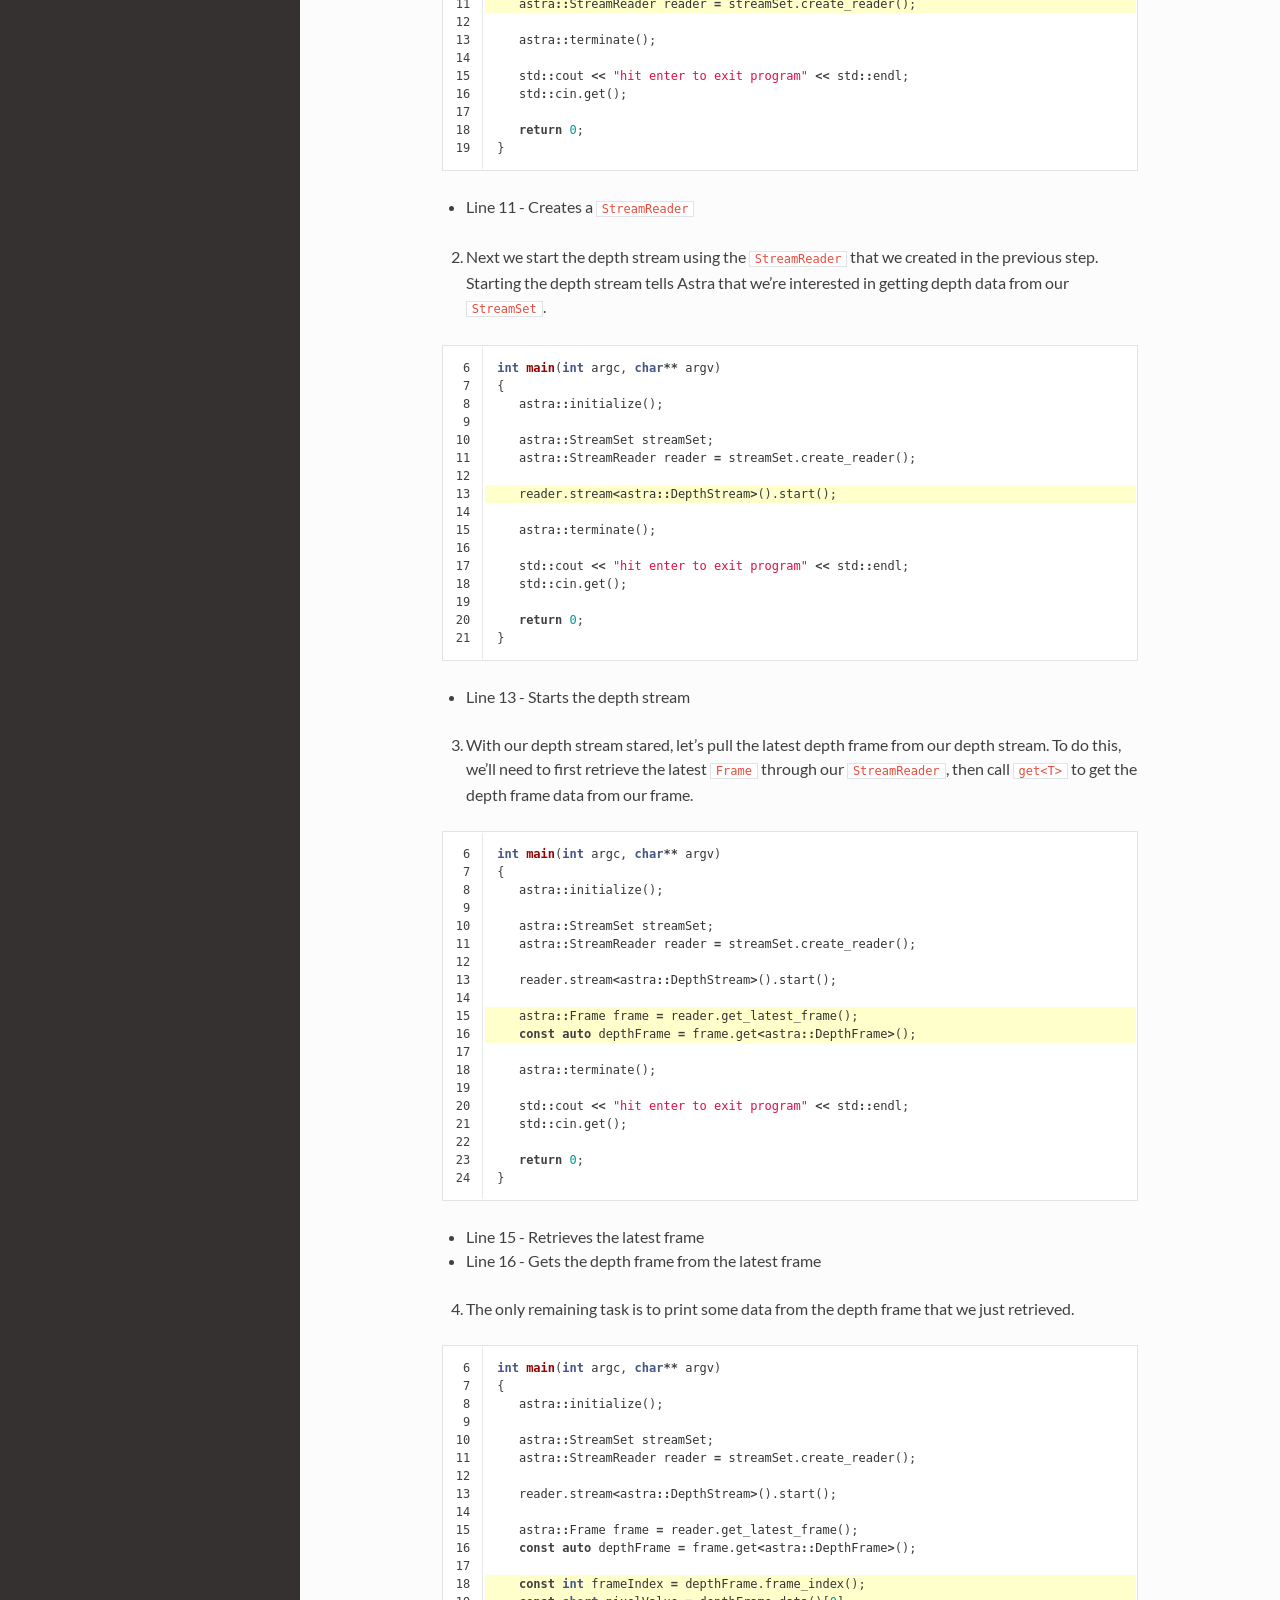
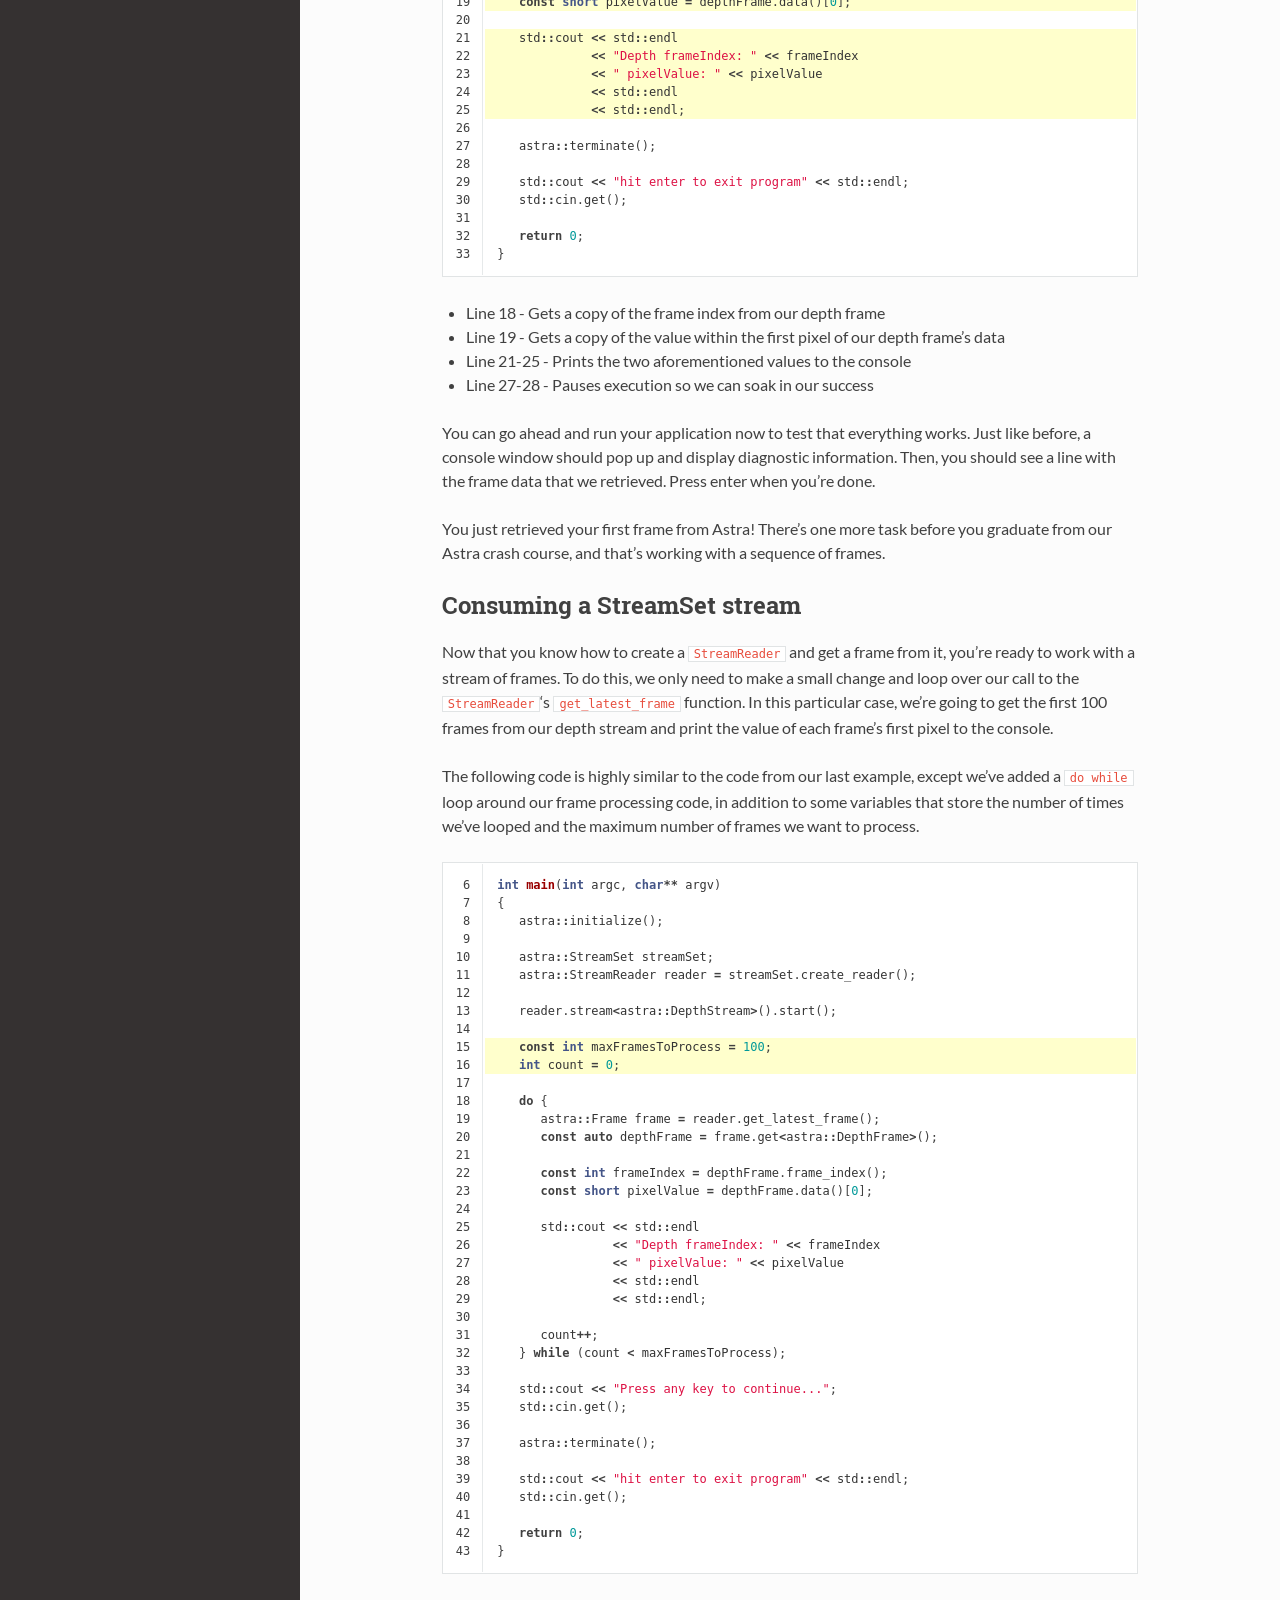
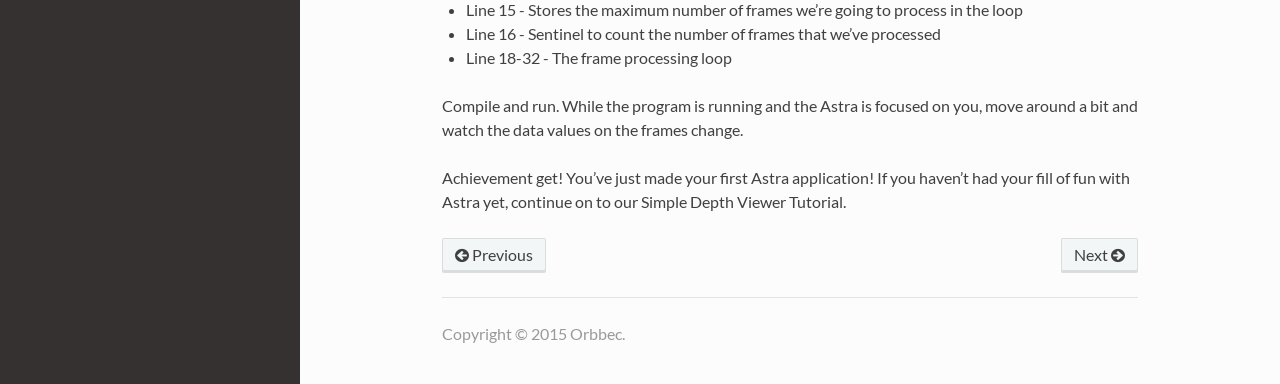
<file: docs/html/helloworld.html>
<!DOCTYPE html>
<!--[if IE 8]><html class="no-js lt-ie9" lang="en" > <![endif]-->
<!--[if gt IE 8]><!--> <html class="no-js" lang="en" > <!--<![endif]-->
<head>
  <meta charset="utf-8">
  
  <meta name="viewport" content="width=device-width, initial-scale=1.0">
  
  <title>2.2 Hello World &mdash; The Astra SDK Book ... documentation</title>
  

  
  

  

  
  
    

  

  
  
    <link rel="stylesheet" href="_static/css/theme.css" type="text/css" />
  

  

  
    <link rel="top" title="The Astra SDK Book ... documentation" href="index.html"/>
        <link rel="up" title="2 Getting Started" href="gettingstarted.html"/>
        <link rel="next" title="3 Concepts" href="concepts.html"/>
        <link rel="prev" title="2.1 Installation" href="installation.html"/> 

  
  <script src="_static/js/modernizr.min.js"></script>

</head>

<body class="wy-body-for-nav" role="document">

  <div class="wy-grid-for-nav">

    
    <nav data-toggle="wy-nav-shift" class="wy-nav-side">
      <div class="wy-side-nav-search">
        

        
          <a href="index.html" class="icon icon-home"> The Astra SDK Book
        

        
        </a>

        
          
          
            <div class="version">
              ...
            </div>
          
        

        
<div role="search">
  <form id="rtd-search-form" class="wy-form" action="search.html" method="get">
    <input type="text" name="q" placeholder="Search docs" />
    <input type="hidden" name="check_keywords" value="yes" />
    <input type="hidden" name="area" value="default" />
  </form>
</div>

        
      </div>

      <div class="wy-menu wy-menu-vertical" data-spy="affix" role="navigation" aria-label="main navigation">
        
          
          
              <ul class="current">
<li class="toctree-l1 current"><a class="reference internal" href="gettingstarted.html">Getting Started</a><ul class="current">
<li class="toctree-l2"><a class="reference internal" href="installation.html">Installation</a></li>
<li class="toctree-l2 current"><a class="current reference internal" href="">Hello World Tutorial</a><ul class="simple">
</ul>
</li>
</ul>
</li>
<li class="toctree-l1"><a class="reference internal" href="concepts.html">Concepts</a></li>
<li class="toctree-l1"><a class="reference internal" href="retrievingstreamdata.html">Retrieving Stream Data</a></li>
</ul>

          
        
      </div>
      &nbsp;
    </nav>

    <section data-toggle="wy-nav-shift" class="wy-nav-content-wrap">

      
      <nav class="wy-nav-top" role="navigation" aria-label="top navigation">
        <i data-toggle="wy-nav-top" class="fa fa-bars"></i>
        <a href="index.html">The Astra SDK Book</a>
      </nav>


      
      <div class="wy-nav-content">
        <div class="rst-content">
          <div role="navigation" aria-label="breadcrumbs navigation">
  <ul class="wy-breadcrumbs">
    <li><a href="index.html">Docs</a> &raquo;</li>
      
          <li><a href="gettingstarted.html">2 Getting Started</a> &raquo;</li>
      
    <li>2.2 Hello World</li>
      <li class="wy-breadcrumbs-aside">
        
          
            <a href="_sources/helloworld.txt" rel="nofollow"> View page source</a>
          
        
      </li>
  </ul>
  <hr/>
</div>
          <div role="main" class="document" itemscope="itemscope" itemtype="http://schema.org/Article">
           <div itemprop="articleBody">
            
  <div class="section" id="hello-world">
<h1>2.2 Hello World<a class="headerlink" href="#hello-world" title="Permalink to this headline">¶</a></h1>
<p><em>Time Required: ~10 minutes</em></p>
<p>Want to get a taste of our SDK before diving deeper? Then let&#8217;s get our hands dirty and write some code!</p>
<p>By the end of this tutorial you should be familiar with:</p>
<ul class="simple">
<li>Proper initialization and termination of the SDK</li>
<li>Reading data from the sensor</li>
<li>Examining the depth information provided by the Astra&#8217;s depth camera</li>
</ul>
<div class="section" id="before-we-begin">
<h2>Before We Begin<a class="headerlink" href="#before-we-begin" title="Permalink to this headline">¶</a></h2>
<p>If you skipped over the section where we install the SDK and build the sample applications provided by the SDK, make sure you&#8217;ve at least downloaded and extracted Astra to a folder you can easily access.</p>
</div>
<div class="section" id="getting-down-to-business">
<h2>Getting Down to Business!<a class="headerlink" href="#getting-down-to-business" title="Permalink to this headline">¶</a></h2>
<p>Our first step will be to set up a basic application as a starting point for progressively adding new functionality.</p>
<ol class="arabic simple">
<li>Using your favorite IDE, set up a new console application project and create a new source file called &#8220;main.cpp&#8221;.</li>
<li>Copy the following into your main.cpp file:</li>
</ol>
<div class="highlight-c++"><table class="highlighttable"><tr><td class="linenos"><div class="linenodiv"><pre> 1
 2
 3
 4
 5
 6
 7
 8
 9
10
11
12</pre></div></td><td class="code"><div class="highlight"><pre><span></span><span class="cp">#include</span> <span class="cpf">&lt;astra/astra.hpp&gt;</span><span class="cp"></span>

<span class="cp">#include</span> <span class="cpf">&lt;cstdio&gt;</span><span class="cp"></span>
<span class="cp">#include</span> <span class="cpf">&lt;iostream&gt;</span><span class="cp"></span>

<span class="kt">int</span> <span class="nf">main</span><span class="p">(</span><span class="kt">int</span> <span class="n">argc</span><span class="p">,</span> <span class="kt">char</span><span class="o">**</span> <span class="n">argv</span><span class="p">)</span>
<span class="p">{</span>
   <span class="n">std</span><span class="o">::</span><span class="n">cout</span> <span class="o">&lt;&lt;</span> <span class="s">&quot;hit enter to exit program&quot;</span> <span class="o">&lt;&lt;</span> <span class="n">std</span><span class="o">::</span><span class="n">endl</span><span class="p">;</span>
   <span class="n">std</span><span class="o">::</span><span class="n">cin</span><span class="p">.</span><span class="n">get</span><span class="p">();</span>

   <span class="k">return</span> <span class="mi">0</span><span class="p">;</span>
<span class="p">}</span>
</pre></div>
</td></tr></table></div>
<ul class="simple">
<li>Line 1 - astra.hpp must be included in all applications. It is the core of Astra and is required for all C++ based Astra applications.</li>
<li>Lines 9-10 - We&#8217;ll use <a class="reference external" href="http://en.cppreference.com/w/cpp/io/basic_istream/get">std::cin.get()</a> to make sure we have an opportunity to see our handiwork before our application closes its window.</li>
</ul>
</div>
<div class="section" id="initializing-and-terminating-sdkname">
<h2>Initializing and Terminating Astra<a class="headerlink" href="#initializing-and-terminating-sdkname" title="Permalink to this headline">¶</a></h2>
<p>To prepare Astra to do our bidding, we must first initialize Astra, which is unsurprisingly done via the <code class="docutils literal"><span class="pre">initialize</span></code> function. When we&#8217;re ready to end our session with the SDK, we then need to give Astra an opportunity to cleanly shutdown. This is accomplished by calling the <code class="docutils literal"><span class="pre">terminate</span></code> function, which will, among other things, properly turn off attached devices.</p>
<p>Add the two new lines below:</p>
<div class="highlight-c++"><table class="highlighttable"><tr><td class="linenos"><div class="linenodiv"><pre> 6
 7
 8
 9
10
11
12
13
14
15
16
17
18</pre></div></td><td class="code"><div class="highlight"><pre><span></span><span class="kt">int</span> <span class="nf">main</span><span class="p">(</span><span class="kt">int</span> <span class="n">argc</span><span class="p">,</span> <span class="kt">char</span><span class="o">**</span> <span class="n">argv</span><span class="p">)</span>
<span class="p">{</span>
<span class="hll">   <span class="n">astra</span><span class="o">::</span><span class="n">initialize</span><span class="p">();</span>
</span>
   <span class="c1">// what will go here? you&#39;ll find out soon!</span>

<span class="hll">   <span class="n">astra</span><span class="o">::</span><span class="n">terminate</span><span class="p">();</span>
</span>
   <span class="n">std</span><span class="o">::</span><span class="n">cout</span> <span class="o">&lt;&lt;</span> <span class="s">&quot;hit enter to exit program&quot;</span> <span class="o">&lt;&lt;</span> <span class="n">std</span><span class="o">::</span><span class="n">endl</span><span class="p">;</span>
   <span class="n">std</span><span class="o">::</span><span class="n">cin</span><span class="p">.</span><span class="n">get</span><span class="p">();</span>

   <span class="k">return</span> <span class="mi">0</span><span class="p">;</span>
<span class="p">}</span>
</pre></div>
</td></tr></table></div>
</div>
<div class="section" id="trust-but-verify">
<h2>Trust But Verify<a class="headerlink" href="#trust-but-verify" title="Permalink to this headline">¶</a></h2>
<p>Before we get ahead of ourselves, let&#8217;s take a moment to make sure that everything is as we expect it. Compile and run the application. The application should start up, print out a series of diagnostic messages to the console, and then patiently wait for you to press the &#8220;Enter&#8221; key. Once pressed, the application should gracefully exit.</p>
<div class="admonition note">
<p class="first admonition-title">Note</p>
<p class="last">Astra by default logs a fair amount of diagnostic information to the console. If you do run into an issue, this can be a great place to start looking for answers.</p>
</div>
<p>Next up: Talking to Astra.</p>
</div>
<div class="section" id="connecting-to-the-astra">
<h2>Connecting to the Astra<a class="headerlink" href="#connecting-to-the-astra" title="Permalink to this headline">¶</a></h2>
<p>Now that we know how to properly initialize and terminate Astra, it&#8217;s time to actually communicate with the Astra sensor. For this, we use the <code class="docutils literal"><span class="pre">StreamSet</span></code> class, which broadly encapsulates the idea of a group of related data sources (think: video and audio from a 2D video camera). For now, however, it&#8217;s sufficient to think of a streamSet as a physical device like the Astra, and the <code class="docutils literal"><span class="pre">StreamSet</span></code> class, your portal to its functionality.</p>
<p>Between our initialization and termination bookends, let&#8217;s declare a <code class="docutils literal"><span class="pre">StreamSet</span></code> variable.</p>
<div class="highlight-c++"><table class="highlighttable"><tr><td class="linenos"><div class="linenodiv"><pre> 6
 7
 8
 9
10
11
12
13
14
15
16
17
18</pre></div></td><td class="code"><div class="highlight"><pre><span></span><span class="kt">int</span> <span class="nf">main</span><span class="p">(</span><span class="kt">int</span> <span class="n">argc</span><span class="p">,</span> <span class="kt">char</span><span class="o">**</span> <span class="n">argv</span><span class="p">)</span>
<span class="p">{</span>
   <span class="n">astra</span><span class="o">::</span><span class="n">initialize</span><span class="p">();</span>

<span class="hll">   <span class="n">astra</span><span class="o">::</span><span class="n">StreamSet</span> <span class="n">streamSet</span><span class="p">;</span>
</span>
   <span class="n">astra</span><span class="o">::</span><span class="n">terminate</span><span class="p">();</span>

   <span class="n">std</span><span class="o">::</span><span class="n">cout</span> <span class="o">&lt;&lt;</span> <span class="s">&quot;hit enter to exit program&quot;</span> <span class="o">&lt;&lt;</span> <span class="n">std</span><span class="o">::</span><span class="n">endl</span><span class="p">;</span>
   <span class="n">std</span><span class="o">::</span><span class="n">cin</span><span class="p">.</span><span class="n">get</span><span class="p">();</span>

   <span class="k">return</span> <span class="mi">0</span><span class="p">;</span>
<span class="p">}</span>
</pre></div>
</td></tr></table></div>
<p>Now, sure, this seems like a small addition from our previous step, but this line is more significant than it appears. Just by declaring and constructing a <code class="docutils literal"><span class="pre">StreamSet</span></code> object, you are instructing Astra to start the process of connecting to the first available Astra sensor it can locate. Cool, right?</p>
<p>Now that we&#8217;re connected, we&#8217;re ready to do what we came here to do - see through the eyes of the Astra!</p>
</div>
<div class="section" id="retrieving-sensor-data">
<h2>Retrieving Sensor Data<a class="headerlink" href="#retrieving-sensor-data" title="Permalink to this headline">¶</a></h2>
<p>Time to put our <code class="docutils literal"><span class="pre">StreamSet</span></code> object to good use and get some data. To do this, we&#8217;ll need to read one of the streams that the Astra is providing. Streams contain the data coming from our camera packaged in packets of data called &#8220;frames&#8221;. Astra currently supports a number of types of streams, including depth, color, hand, and point streams.</p>
<p>In order to access streams from the Astra and get to the frames, we&#8217;ll need a <code class="docutils literal"><span class="pre">StreamReader</span></code> to tap into one of the streams. For the purposes of our application,we&#8217;re going to focus on the depth stream. This stream gives us the distances of anything that our camera sees in pixels, and those pixels are packaged in a frame.</p>
<ol class="arabic simple">
<li>First, let&#8217;s create a <code class="docutils literal"><span class="pre">StreamReader</span></code> using our <code class="docutils literal"><span class="pre">StreamSet</span></code>.</li>
</ol>
<div class="highlight-c++"><table class="highlighttable"><tr><td class="linenos"><div class="linenodiv"><pre> 6
 7
 8
 9
10
11
12
13
14
15
16
17
18
19</pre></div></td><td class="code"><div class="highlight"><pre><span></span><span class="kt">int</span> <span class="nf">main</span><span class="p">(</span><span class="kt">int</span> <span class="n">argc</span><span class="p">,</span> <span class="kt">char</span><span class="o">**</span> <span class="n">argv</span><span class="p">)</span>
<span class="p">{</span>
   <span class="n">astra</span><span class="o">::</span><span class="n">initialize</span><span class="p">();</span>

   <span class="n">astra</span><span class="o">::</span><span class="n">StreamSet</span> <span class="n">streamSet</span><span class="p">;</span>
<span class="hll">   <span class="n">astra</span><span class="o">::</span><span class="n">StreamReader</span> <span class="n">reader</span> <span class="o">=</span> <span class="n">streamSet</span><span class="p">.</span><span class="n">create_reader</span><span class="p">();</span>
</span>
   <span class="n">astra</span><span class="o">::</span><span class="n">terminate</span><span class="p">();</span>

   <span class="n">std</span><span class="o">::</span><span class="n">cout</span> <span class="o">&lt;&lt;</span> <span class="s">&quot;hit enter to exit program&quot;</span> <span class="o">&lt;&lt;</span> <span class="n">std</span><span class="o">::</span><span class="n">endl</span><span class="p">;</span>
   <span class="n">std</span><span class="o">::</span><span class="n">cin</span><span class="p">.</span><span class="n">get</span><span class="p">();</span>

   <span class="k">return</span> <span class="mi">0</span><span class="p">;</span>
<span class="p">}</span>
</pre></div>
</td></tr></table></div>
<ul class="simple">
<li>Line 11 - Creates a <code class="docutils literal"><span class="pre">StreamReader</span></code></li>
</ul>
<ol class="arabic simple" start="2">
<li>Next we start the depth stream using the <code class="docutils literal"><span class="pre">StreamReader</span></code> that we created in the previous step. Starting the depth stream tells Astra that we&#8217;re interested in getting depth data from our <code class="docutils literal"><span class="pre">StreamSet</span></code>.</li>
</ol>
<div class="highlight-c++"><table class="highlighttable"><tr><td class="linenos"><div class="linenodiv"><pre> 6
 7
 8
 9
10
11
12
13
14
15
16
17
18
19
20
21</pre></div></td><td class="code"><div class="highlight"><pre><span></span><span class="kt">int</span> <span class="nf">main</span><span class="p">(</span><span class="kt">int</span> <span class="n">argc</span><span class="p">,</span> <span class="kt">char</span><span class="o">**</span> <span class="n">argv</span><span class="p">)</span>
<span class="p">{</span>
   <span class="n">astra</span><span class="o">::</span><span class="n">initialize</span><span class="p">();</span>

   <span class="n">astra</span><span class="o">::</span><span class="n">StreamSet</span> <span class="n">streamSet</span><span class="p">;</span>
   <span class="n">astra</span><span class="o">::</span><span class="n">StreamReader</span> <span class="n">reader</span> <span class="o">=</span> <span class="n">streamSet</span><span class="p">.</span><span class="n">create_reader</span><span class="p">();</span>

<span class="hll">   <span class="n">reader</span><span class="p">.</span><span class="n">stream</span><span class="o">&lt;</span><span class="n">astra</span><span class="o">::</span><span class="n">DepthStream</span><span class="o">&gt;</span><span class="p">().</span><span class="n">start</span><span class="p">();</span>
</span>
   <span class="n">astra</span><span class="o">::</span><span class="n">terminate</span><span class="p">();</span>

   <span class="n">std</span><span class="o">::</span><span class="n">cout</span> <span class="o">&lt;&lt;</span> <span class="s">&quot;hit enter to exit program&quot;</span> <span class="o">&lt;&lt;</span> <span class="n">std</span><span class="o">::</span><span class="n">endl</span><span class="p">;</span>
   <span class="n">std</span><span class="o">::</span><span class="n">cin</span><span class="p">.</span><span class="n">get</span><span class="p">();</span>

   <span class="k">return</span> <span class="mi">0</span><span class="p">;</span>
<span class="p">}</span>
</pre></div>
</td></tr></table></div>
<ul class="simple">
<li>Line 13 - Starts the depth stream</li>
</ul>
<ol class="arabic simple" start="3">
<li>With our depth stream stared, let&#8217;s pull the latest depth frame from our depth stream. To do this, we&#8217;ll need to first retrieve the latest <code class="docutils literal"><span class="pre">Frame</span></code> through our <code class="docutils literal"><span class="pre">StreamReader</span></code>, then call <code class="docutils literal"><span class="pre">get&lt;T&gt;</span></code> to get the depth frame data from our frame.</li>
</ol>
<div class="highlight-c++"><table class="highlighttable"><tr><td class="linenos"><div class="linenodiv"><pre> 6
 7
 8
 9
10
11
12
13
14
15
16
17
18
19
20
21
22
23
24</pre></div></td><td class="code"><div class="highlight"><pre><span></span><span class="kt">int</span> <span class="nf">main</span><span class="p">(</span><span class="kt">int</span> <span class="n">argc</span><span class="p">,</span> <span class="kt">char</span><span class="o">**</span> <span class="n">argv</span><span class="p">)</span>
<span class="p">{</span>
   <span class="n">astra</span><span class="o">::</span><span class="n">initialize</span><span class="p">();</span>

   <span class="n">astra</span><span class="o">::</span><span class="n">StreamSet</span> <span class="n">streamSet</span><span class="p">;</span>
   <span class="n">astra</span><span class="o">::</span><span class="n">StreamReader</span> <span class="n">reader</span> <span class="o">=</span> <span class="n">streamSet</span><span class="p">.</span><span class="n">create_reader</span><span class="p">();</span>

   <span class="n">reader</span><span class="p">.</span><span class="n">stream</span><span class="o">&lt;</span><span class="n">astra</span><span class="o">::</span><span class="n">DepthStream</span><span class="o">&gt;</span><span class="p">().</span><span class="n">start</span><span class="p">();</span>

<span class="hll">   <span class="n">astra</span><span class="o">::</span><span class="n">Frame</span> <span class="n">frame</span> <span class="o">=</span> <span class="n">reader</span><span class="p">.</span><span class="n">get_latest_frame</span><span class="p">();</span>
</span><span class="hll">   <span class="k">const</span> <span class="k">auto</span> <span class="n">depthFrame</span> <span class="o">=</span> <span class="n">frame</span><span class="p">.</span><span class="n">get</span><span class="o">&lt;</span><span class="n">astra</span><span class="o">::</span><span class="n">DepthFrame</span><span class="o">&gt;</span><span class="p">();</span>
</span>
   <span class="n">astra</span><span class="o">::</span><span class="n">terminate</span><span class="p">();</span>

   <span class="n">std</span><span class="o">::</span><span class="n">cout</span> <span class="o">&lt;&lt;</span> <span class="s">&quot;hit enter to exit program&quot;</span> <span class="o">&lt;&lt;</span> <span class="n">std</span><span class="o">::</span><span class="n">endl</span><span class="p">;</span>
   <span class="n">std</span><span class="o">::</span><span class="n">cin</span><span class="p">.</span><span class="n">get</span><span class="p">();</span>

   <span class="k">return</span> <span class="mi">0</span><span class="p">;</span>
<span class="p">}</span>
</pre></div>
</td></tr></table></div>
<ul class="simple">
<li>Line 15 - Retrieves the latest frame</li>
<li>Line 16 - Gets the depth frame from the latest frame</li>
</ul>
<ol class="arabic simple" start="4">
<li>The only remaining task is to print some data from the depth frame that we just retrieved.</li>
</ol>
<div class="highlight-c++"><table class="highlighttable"><tr><td class="linenos"><div class="linenodiv"><pre> 6
 7
 8
 9
10
11
12
13
14
15
16
17
18
19
20
21
22
23
24
25
26
27
28
29
30
31
32
33</pre></div></td><td class="code"><div class="highlight"><pre><span></span><span class="kt">int</span> <span class="nf">main</span><span class="p">(</span><span class="kt">int</span> <span class="n">argc</span><span class="p">,</span> <span class="kt">char</span><span class="o">**</span> <span class="n">argv</span><span class="p">)</span>
<span class="p">{</span>
   <span class="n">astra</span><span class="o">::</span><span class="n">initialize</span><span class="p">();</span>

   <span class="n">astra</span><span class="o">::</span><span class="n">StreamSet</span> <span class="n">streamSet</span><span class="p">;</span>
   <span class="n">astra</span><span class="o">::</span><span class="n">StreamReader</span> <span class="n">reader</span> <span class="o">=</span> <span class="n">streamSet</span><span class="p">.</span><span class="n">create_reader</span><span class="p">();</span>

   <span class="n">reader</span><span class="p">.</span><span class="n">stream</span><span class="o">&lt;</span><span class="n">astra</span><span class="o">::</span><span class="n">DepthStream</span><span class="o">&gt;</span><span class="p">().</span><span class="n">start</span><span class="p">();</span>

   <span class="n">astra</span><span class="o">::</span><span class="n">Frame</span> <span class="n">frame</span> <span class="o">=</span> <span class="n">reader</span><span class="p">.</span><span class="n">get_latest_frame</span><span class="p">();</span>
   <span class="k">const</span> <span class="k">auto</span> <span class="n">depthFrame</span> <span class="o">=</span> <span class="n">frame</span><span class="p">.</span><span class="n">get</span><span class="o">&lt;</span><span class="n">astra</span><span class="o">::</span><span class="n">DepthFrame</span><span class="o">&gt;</span><span class="p">();</span>

<span class="hll">   <span class="k">const</span> <span class="kt">int</span> <span class="n">frameIndex</span> <span class="o">=</span> <span class="n">depthFrame</span><span class="p">.</span><span class="n">frame_index</span><span class="p">();</span>
</span><span class="hll">   <span class="k">const</span> <span class="kt">short</span> <span class="n">pixelValue</span> <span class="o">=</span> <span class="n">depthFrame</span><span class="p">.</span><span class="n">data</span><span class="p">()[</span><span class="mi">0</span><span class="p">];</span>
</span>
<span class="hll">   <span class="n">std</span><span class="o">::</span><span class="n">cout</span> <span class="o">&lt;&lt;</span> <span class="n">std</span><span class="o">::</span><span class="n">endl</span>
</span><span class="hll">             <span class="o">&lt;&lt;</span> <span class="s">&quot;Depth frameIndex: &quot;</span> <span class="o">&lt;&lt;</span> <span class="n">frameIndex</span>
</span><span class="hll">             <span class="o">&lt;&lt;</span> <span class="s">&quot; pixelValue: &quot;</span> <span class="o">&lt;&lt;</span> <span class="n">pixelValue</span>
</span><span class="hll">             <span class="o">&lt;&lt;</span> <span class="n">std</span><span class="o">::</span><span class="n">endl</span>
</span><span class="hll">             <span class="o">&lt;&lt;</span> <span class="n">std</span><span class="o">::</span><span class="n">endl</span><span class="p">;</span>
</span>
   <span class="n">astra</span><span class="o">::</span><span class="n">terminate</span><span class="p">();</span>

   <span class="n">std</span><span class="o">::</span><span class="n">cout</span> <span class="o">&lt;&lt;</span> <span class="s">&quot;hit enter to exit program&quot;</span> <span class="o">&lt;&lt;</span> <span class="n">std</span><span class="o">::</span><span class="n">endl</span><span class="p">;</span>
   <span class="n">std</span><span class="o">::</span><span class="n">cin</span><span class="p">.</span><span class="n">get</span><span class="p">();</span>

   <span class="k">return</span> <span class="mi">0</span><span class="p">;</span>
<span class="p">}</span>
</pre></div>
</td></tr></table></div>
<ul class="simple">
<li>Line 18 - Gets a copy of the frame index from our depth frame</li>
<li>Line 19 - Gets a copy of the value within the first pixel of our depth frame&#8217;s data</li>
<li>Line 21-25 - Prints the two aforementioned values to the console</li>
<li>Line 27-28 - Pauses execution so we can soak in our success</li>
</ul>
<p>You can go ahead and run your application now to test that everything works. Just like before, a console window should pop up and display diagnostic information. Then, you should see a line with the frame data that we retrieved. Press enter when you&#8217;re done.</p>
<p>You just retrieved your first frame from Astra! There&#8217;s one more task before you graduate from our Astra crash course, and that&#8217;s working with a sequence of frames.</p>
</div>
<div class="section" id="consuming-a-streamset-stream">
<h2>Consuming a StreamSet stream<a class="headerlink" href="#consuming-a-streamset-stream" title="Permalink to this headline">¶</a></h2>
<p>Now that you know how to create a <code class="docutils literal"><span class="pre">StreamReader</span></code> and get a frame from it, you&#8217;re ready to work with a stream of frames. To do this, we only need to make a small change and loop over our call to the <code class="docutils literal"><span class="pre">StreamReader</span></code>&#8216;s <code class="docutils literal"><span class="pre">get_latest_frame</span></code> function. In this particular case, we&#8217;re going to get the first 100 frames from our depth stream and print the value of each frame&#8217;s first pixel to the console.</p>
<p>The following code is highly similar to the code from our last example, except we&#8217;ve added a <code class="docutils literal"><span class="pre">do</span> <span class="pre">while</span></code> loop around our frame processing code, in addition to some variables that store the number of times we&#8217;ve looped and the maximum number of frames we want to process.</p>
<div class="highlight-c++"><table class="highlighttable"><tr><td class="linenos"><div class="linenodiv"><pre> 6
 7
 8
 9
10
11
12
13
14
15
16
17
18
19
20
21
22
23
24
25
26
27
28
29
30
31
32
33
34
35
36
37
38
39
40
41
42
43</pre></div></td><td class="code"><div class="highlight"><pre><span></span><span class="kt">int</span> <span class="nf">main</span><span class="p">(</span><span class="kt">int</span> <span class="n">argc</span><span class="p">,</span> <span class="kt">char</span><span class="o">**</span> <span class="n">argv</span><span class="p">)</span>
<span class="p">{</span>
   <span class="n">astra</span><span class="o">::</span><span class="n">initialize</span><span class="p">();</span>

   <span class="n">astra</span><span class="o">::</span><span class="n">StreamSet</span> <span class="n">streamSet</span><span class="p">;</span>
   <span class="n">astra</span><span class="o">::</span><span class="n">StreamReader</span> <span class="n">reader</span> <span class="o">=</span> <span class="n">streamSet</span><span class="p">.</span><span class="n">create_reader</span><span class="p">();</span>

   <span class="n">reader</span><span class="p">.</span><span class="n">stream</span><span class="o">&lt;</span><span class="n">astra</span><span class="o">::</span><span class="n">DepthStream</span><span class="o">&gt;</span><span class="p">().</span><span class="n">start</span><span class="p">();</span>

<span class="hll">   <span class="k">const</span> <span class="kt">int</span> <span class="n">maxFramesToProcess</span> <span class="o">=</span> <span class="mi">100</span><span class="p">;</span>
</span><span class="hll">   <span class="kt">int</span> <span class="n">count</span> <span class="o">=</span> <span class="mi">0</span><span class="p">;</span>
</span>
   <span class="k">do</span> <span class="p">{</span>
      <span class="n">astra</span><span class="o">::</span><span class="n">Frame</span> <span class="n">frame</span> <span class="o">=</span> <span class="n">reader</span><span class="p">.</span><span class="n">get_latest_frame</span><span class="p">();</span>
      <span class="k">const</span> <span class="k">auto</span> <span class="n">depthFrame</span> <span class="o">=</span> <span class="n">frame</span><span class="p">.</span><span class="n">get</span><span class="o">&lt;</span><span class="n">astra</span><span class="o">::</span><span class="n">DepthFrame</span><span class="o">&gt;</span><span class="p">();</span>

      <span class="k">const</span> <span class="kt">int</span> <span class="n">frameIndex</span> <span class="o">=</span> <span class="n">depthFrame</span><span class="p">.</span><span class="n">frame_index</span><span class="p">();</span>
      <span class="k">const</span> <span class="kt">short</span> <span class="n">pixelValue</span> <span class="o">=</span> <span class="n">depthFrame</span><span class="p">.</span><span class="n">data</span><span class="p">()[</span><span class="mi">0</span><span class="p">];</span>

      <span class="n">std</span><span class="o">::</span><span class="n">cout</span> <span class="o">&lt;&lt;</span> <span class="n">std</span><span class="o">::</span><span class="n">endl</span>
                <span class="o">&lt;&lt;</span> <span class="s">&quot;Depth frameIndex: &quot;</span> <span class="o">&lt;&lt;</span> <span class="n">frameIndex</span>
                <span class="o">&lt;&lt;</span> <span class="s">&quot; pixelValue: &quot;</span> <span class="o">&lt;&lt;</span> <span class="n">pixelValue</span>
                <span class="o">&lt;&lt;</span> <span class="n">std</span><span class="o">::</span><span class="n">endl</span>
                <span class="o">&lt;&lt;</span> <span class="n">std</span><span class="o">::</span><span class="n">endl</span><span class="p">;</span>

      <span class="n">count</span><span class="o">++</span><span class="p">;</span>
   <span class="p">}</span> <span class="k">while</span> <span class="p">(</span><span class="n">count</span> <span class="o">&lt;</span> <span class="n">maxFramesToProcess</span><span class="p">);</span>

   <span class="n">std</span><span class="o">::</span><span class="n">cout</span> <span class="o">&lt;&lt;</span> <span class="s">&quot;Press any key to continue...&quot;</span><span class="p">;</span>
   <span class="n">std</span><span class="o">::</span><span class="n">cin</span><span class="p">.</span><span class="n">get</span><span class="p">();</span>

   <span class="n">astra</span><span class="o">::</span><span class="n">terminate</span><span class="p">();</span>

   <span class="n">std</span><span class="o">::</span><span class="n">cout</span> <span class="o">&lt;&lt;</span> <span class="s">&quot;hit enter to exit program&quot;</span> <span class="o">&lt;&lt;</span> <span class="n">std</span><span class="o">::</span><span class="n">endl</span><span class="p">;</span>
   <span class="n">std</span><span class="o">::</span><span class="n">cin</span><span class="p">.</span><span class="n">get</span><span class="p">();</span>

   <span class="k">return</span> <span class="mi">0</span><span class="p">;</span>
<span class="p">}</span>
</pre></div>
</td></tr></table></div>
<ul class="simple">
<li>Line 15 - Stores the maximum number of frames we&#8217;re going to process in the loop</li>
<li>Line 16 - Sentinel to count the number of frames that we&#8217;ve processed</li>
<li>Line 18-32 - The frame processing loop</li>
</ul>
<p>Compile and run. While the program is running and the Astra is focused on you, move around a bit and watch the data values on the frames change.</p>
<p>Achievement get! You&#8217;ve just made your first Astra application! If you haven&#8217;t had your fill of fun with Astra yet, continue on to our Simple Depth Viewer Tutorial.</p>
</div>
</div>


           </div>
          </div>
          <footer>
  
    <div class="rst-footer-buttons" role="navigation" aria-label="footer navigation">
      
        <a href="concepts.html" class="btn btn-neutral float-right" title="3 Concepts" accesskey="n">Next <span class="fa fa-arrow-circle-right"></span></a>
      
      
        <a href="installation.html" class="btn btn-neutral" title="2.1 Installation" accesskey="p"><span class="fa fa-arrow-circle-left"></span> Previous</a>
      
    </div>
  

  <hr/>

  <div role="contentinfo">
    <p>
        Copyright &copy; 2015 Orbbec.

    </p>
  </div>

</footer>

        </div>
      </div>

    </section>

  </div>
  


  

    <script type="text/javascript">
        var DOCUMENTATION_OPTIONS = {
            URL_ROOT:'./',
            VERSION:'...',
            COLLAPSE_INDEX:false,
            FILE_SUFFIX:'.html',
            HAS_SOURCE:  true
        };
    </script>
      <script type="text/javascript" src="_static/jquery.js"></script>
      <script type="text/javascript" src="_static/underscore.js"></script>
      <script type="text/javascript" src="_static/doctools.js"></script>

  

  
  
    <script type="text/javascript" src="_static/js/theme.js"></script>
  

  
  
  <script type="text/javascript">
      jQuery(function () {
          SphinxRtdTheme.StickyNav.enable();
      });
  </script>
   

</body>
</html>
</file>
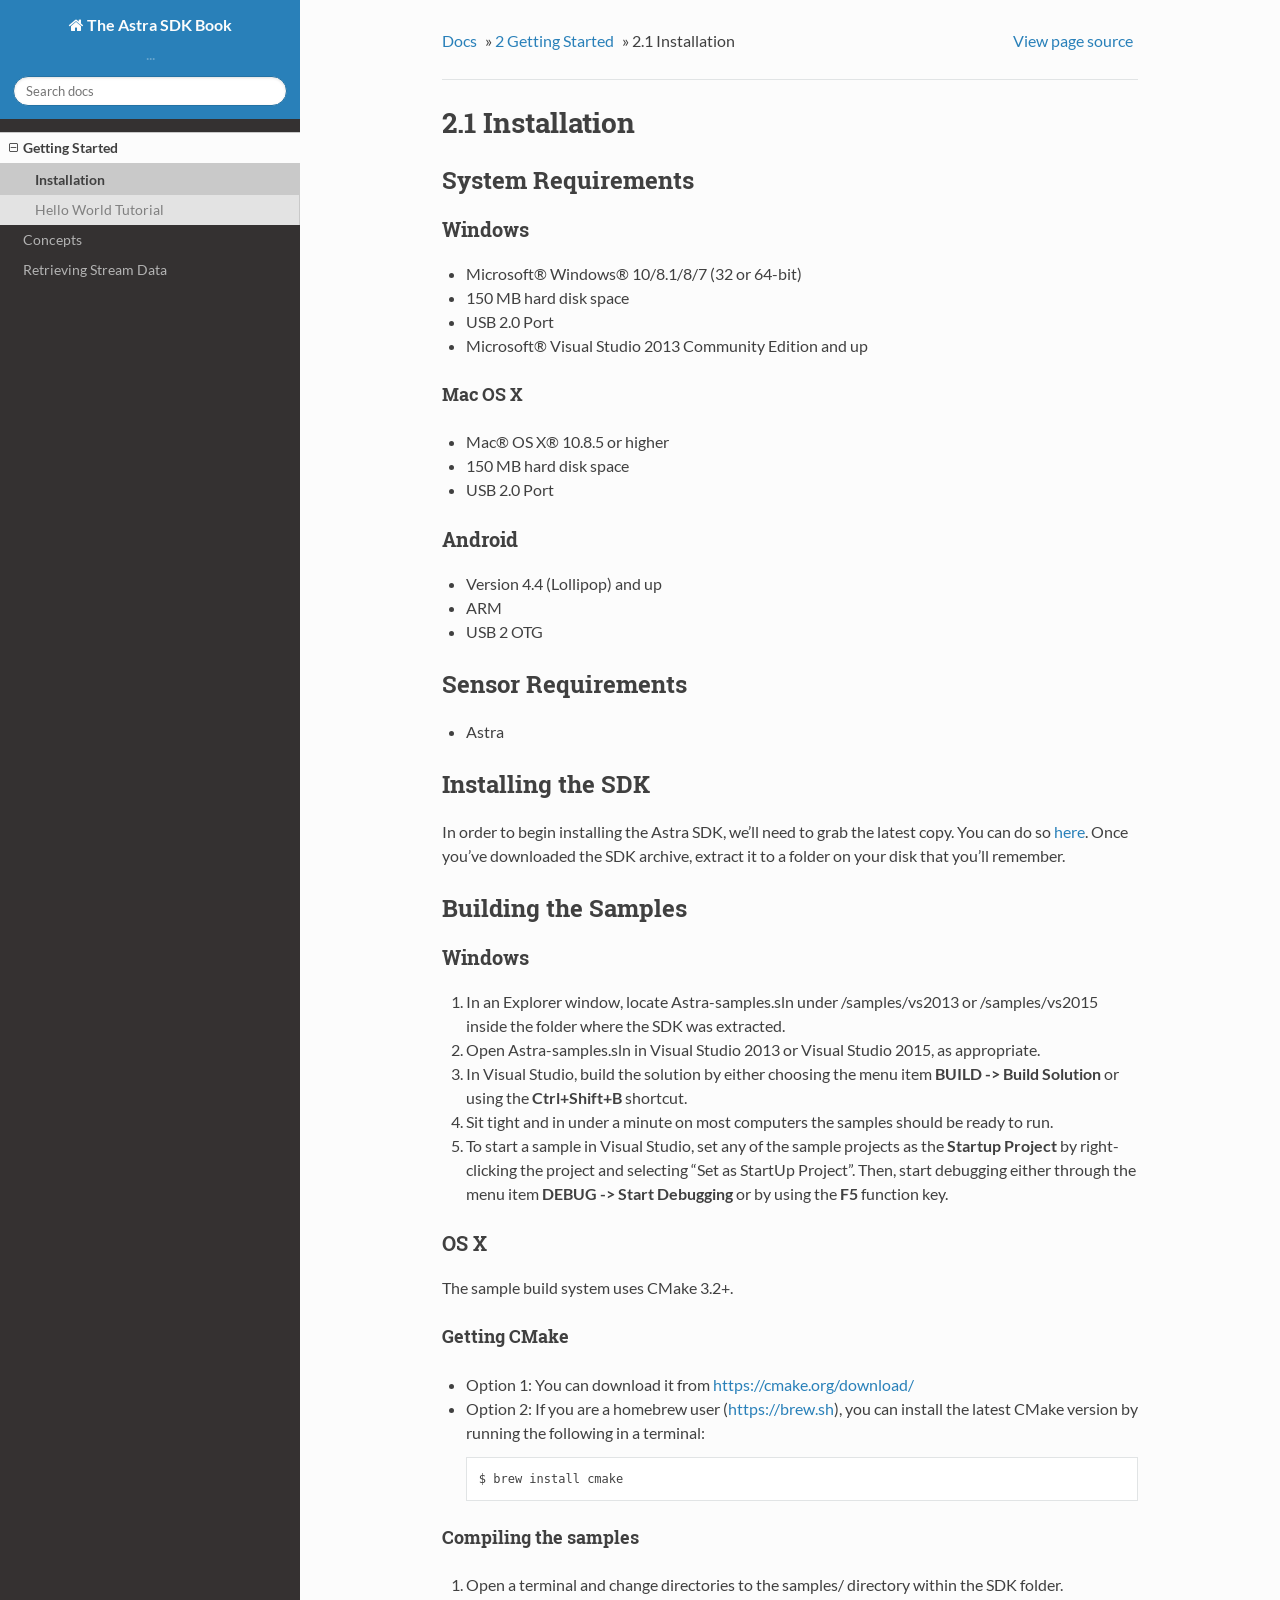
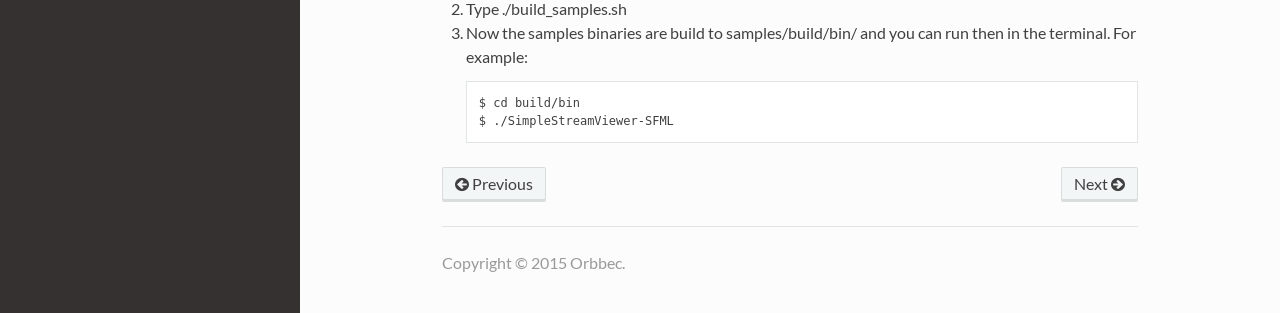
<file: docs/html/installation.html>
<!DOCTYPE html>
<!--[if IE 8]><html class="no-js lt-ie9" lang="en" > <![endif]-->
<!--[if gt IE 8]><!--> <html class="no-js" lang="en" > <!--<![endif]-->
<head>
  <meta charset="utf-8">
  
  <meta name="viewport" content="width=device-width, initial-scale=1.0">
  
  <title>2.1 Installation &mdash; The Astra SDK Book ... documentation</title>
  

  
  

  

  
  
    

  

  
  
    <link rel="stylesheet" href="_static/css/theme.css" type="text/css" />
  

  

  
    <link rel="top" title="The Astra SDK Book ... documentation" href="index.html"/>
        <link rel="up" title="2 Getting Started" href="gettingstarted.html"/>
        <link rel="next" title="2.2 Hello World" href="helloworld.html"/>
        <link rel="prev" title="2 Getting Started" href="gettingstarted.html"/> 

  
  <script src="_static/js/modernizr.min.js"></script>

</head>

<body class="wy-body-for-nav" role="document">

  <div class="wy-grid-for-nav">

    
    <nav data-toggle="wy-nav-shift" class="wy-nav-side">
      <div class="wy-side-nav-search">
        

        
          <a href="index.html" class="icon icon-home"> The Astra SDK Book
        

        
        </a>

        
          
          
            <div class="version">
              ...
            </div>
          
        

        
<div role="search">
  <form id="rtd-search-form" class="wy-form" action="search.html" method="get">
    <input type="text" name="q" placeholder="Search docs" />
    <input type="hidden" name="check_keywords" value="yes" />
    <input type="hidden" name="area" value="default" />
  </form>
</div>

        
      </div>

      <div class="wy-menu wy-menu-vertical" data-spy="affix" role="navigation" aria-label="main navigation">
        
          
          
              <ul class="current">
<li class="toctree-l1 current"><a class="reference internal" href="gettingstarted.html">Getting Started</a><ul class="current">
<li class="toctree-l2 current"><a class="current reference internal" href="">Installation</a><ul class="simple">
</ul>
</li>
<li class="toctree-l2"><a class="reference internal" href="helloworld.html">Hello World Tutorial</a></li>
</ul>
</li>
<li class="toctree-l1"><a class="reference internal" href="concepts.html">Concepts</a></li>
<li class="toctree-l1"><a class="reference internal" href="retrievingstreamdata.html">Retrieving Stream Data</a></li>
</ul>

          
        
      </div>
      &nbsp;
    </nav>

    <section data-toggle="wy-nav-shift" class="wy-nav-content-wrap">

      
      <nav class="wy-nav-top" role="navigation" aria-label="top navigation">
        <i data-toggle="wy-nav-top" class="fa fa-bars"></i>
        <a href="index.html">The Astra SDK Book</a>
      </nav>


      
      <div class="wy-nav-content">
        <div class="rst-content">
          <div role="navigation" aria-label="breadcrumbs navigation">
  <ul class="wy-breadcrumbs">
    <li><a href="index.html">Docs</a> &raquo;</li>
      
          <li><a href="gettingstarted.html">2 Getting Started</a> &raquo;</li>
      
    <li>2.1 Installation</li>
      <li class="wy-breadcrumbs-aside">
        
          
            <a href="_sources/installation.txt" rel="nofollow"> View page source</a>
          
        
      </li>
  </ul>
  <hr/>
</div>
          <div role="main" class="document" itemscope="itemscope" itemtype="http://schema.org/Article">
           <div itemprop="articleBody">
            
  <div class="section" id="installation">
<h1>2.1 Installation<a class="headerlink" href="#installation" title="Permalink to this headline">¶</a></h1>
<div class="section" id="system-requirements">
<h2>System Requirements<a class="headerlink" href="#system-requirements" title="Permalink to this headline">¶</a></h2>
<div class="section" id="windows">
<h3>Windows<a class="headerlink" href="#windows" title="Permalink to this headline">¶</a></h3>
<ul class="simple">
<li>Microsoft® Windows® 10/8.1/8/7 (32 or 64-bit)</li>
<li>150 MB hard disk space</li>
<li>USB 2.0 Port</li>
<li>Microsoft® Visual Studio 2013 Community Edition and up</li>
</ul>
<div class="section" id="mac-os-x">
<h4>Mac OS X<a class="headerlink" href="#mac-os-x" title="Permalink to this headline">¶</a></h4>
<ul class="simple">
<li>Mac® OS X® 10.8.5 or higher</li>
<li>150 MB hard disk space</li>
<li>USB 2.0 Port</li>
</ul>
</div>
</div>
<div class="section" id="android">
<h3>Android<a class="headerlink" href="#android" title="Permalink to this headline">¶</a></h3>
<ul class="simple">
<li>Version 4.4 (Lollipop) and up</li>
<li>ARM</li>
<li>USB 2 OTG</li>
</ul>
</div>
</div>
<div class="section" id="sensor-requirements">
<h2>Sensor Requirements<a class="headerlink" href="#sensor-requirements" title="Permalink to this headline">¶</a></h2>
<ul class="simple">
<li>Astra</li>
</ul>
</div>
<div class="section" id="installing-the-sdk">
<h2>Installing the SDK<a class="headerlink" href="#installing-the-sdk" title="Permalink to this headline">¶</a></h2>
<p>In order to begin installing the Astra SDK, we&#8217;ll need to grab the latest copy. You can do so <a class="reference external" href="https://orbbec3d.com/develop/">here</a>. Once you&#8217;ve downloaded the SDK archive, extract it to a folder on your disk that you&#8217;ll remember.</p>
</div>
<div class="section" id="building-the-samples">
<h2>Building the Samples<a class="headerlink" href="#building-the-samples" title="Permalink to this headline">¶</a></h2>
<div class="section" id="id1">
<h3>Windows<a class="headerlink" href="#id1" title="Permalink to this headline">¶</a></h3>
<ol class="arabic simple">
<li>In an Explorer window, locate Astra-samples.sln under /samples/vs2013 or /samples/vs2015 inside the folder where the SDK was extracted.</li>
<li>Open Astra-samples.sln in Visual Studio 2013 or Visual Studio 2015, as appropriate.</li>
<li>In Visual Studio, build the solution by either choosing the menu item <strong>BUILD -&gt; Build Solution</strong> or using the <strong>Ctrl+Shift+B</strong> shortcut.</li>
<li>Sit tight and in under a minute on most computers the samples should be ready to run.</li>
<li>To start a sample in Visual Studio, set any of the sample projects as the <strong>Startup Project</strong> by right-clicking the project and selecting &#8220;Set as StartUp Project&#8221;. Then, start debugging either through the menu item <strong>DEBUG -&gt; Start Debugging</strong> or by using the <strong>F5</strong> function key.</li>
</ol>
</div>
<div class="section" id="os-x">
<h3>OS X<a class="headerlink" href="#os-x" title="Permalink to this headline">¶</a></h3>
<p>The sample build system uses CMake 3.2+.</p>
<div class="section" id="getting-cmake">
<h4>Getting CMake<a class="headerlink" href="#getting-cmake" title="Permalink to this headline">¶</a></h4>
<ul>
<li><p class="first">Option 1: You can download it from <a class="reference external" href="https://cmake.org/download/">https://cmake.org/download/</a></p>
</li>
<li><p class="first">Option 2: If you are a homebrew user (<a class="reference external" href="https://brew.sh">https://brew.sh</a>), you can install the latest CMake version by running the following in a terminal:</p>
<div class="highlight-python"><div class="highlight"><pre><span></span>$ brew install cmake
</pre></div>
</div>
</li>
</ul>
</div>
<div class="section" id="compiling-the-samples">
<h4>Compiling the samples<a class="headerlink" href="#compiling-the-samples" title="Permalink to this headline">¶</a></h4>
<ol class="arabic">
<li><p class="first">Open a terminal and change directories to the samples/ directory within the SDK folder.</p>
</li>
<li><p class="first">Type ./build_samples.sh</p>
</li>
<li><p class="first">Now the samples binaries are build to samples/build/bin/ and you can run then in the terminal. For example:</p>
<div class="highlight-python"><div class="highlight"><pre><span></span>$ cd build/bin
$ ./SimpleStreamViewer-SFML
</pre></div>
</div>
</li>
</ol>
</div>
</div>
</div>
</div>


           </div>
          </div>
          <footer>
  
    <div class="rst-footer-buttons" role="navigation" aria-label="footer navigation">
      
        <a href="helloworld.html" class="btn btn-neutral float-right" title="2.2 Hello World" accesskey="n">Next <span class="fa fa-arrow-circle-right"></span></a>
      
      
        <a href="gettingstarted.html" class="btn btn-neutral" title="2 Getting Started" accesskey="p"><span class="fa fa-arrow-circle-left"></span> Previous</a>
      
    </div>
  

  <hr/>

  <div role="contentinfo">
    <p>
        Copyright &copy; 2015 Orbbec.

    </p>
  </div>

</footer>

        </div>
      </div>

    </section>

  </div>
  


  

    <script type="text/javascript">
        var DOCUMENTATION_OPTIONS = {
            URL_ROOT:'./',
            VERSION:'...',
            COLLAPSE_INDEX:false,
            FILE_SUFFIX:'.html',
            HAS_SOURCE:  true
        };
    </script>
      <script type="text/javascript" src="_static/jquery.js"></script>
      <script type="text/javascript" src="_static/underscore.js"></script>
      <script type="text/javascript" src="_static/doctools.js"></script>

  

  
  
    <script type="text/javascript" src="_static/js/theme.js"></script>
  

  
  
  <script type="text/javascript">
      jQuery(function () {
          SphinxRtdTheme.StickyNav.enable();
      });
  </script>
   

</body>
</html>
</file>
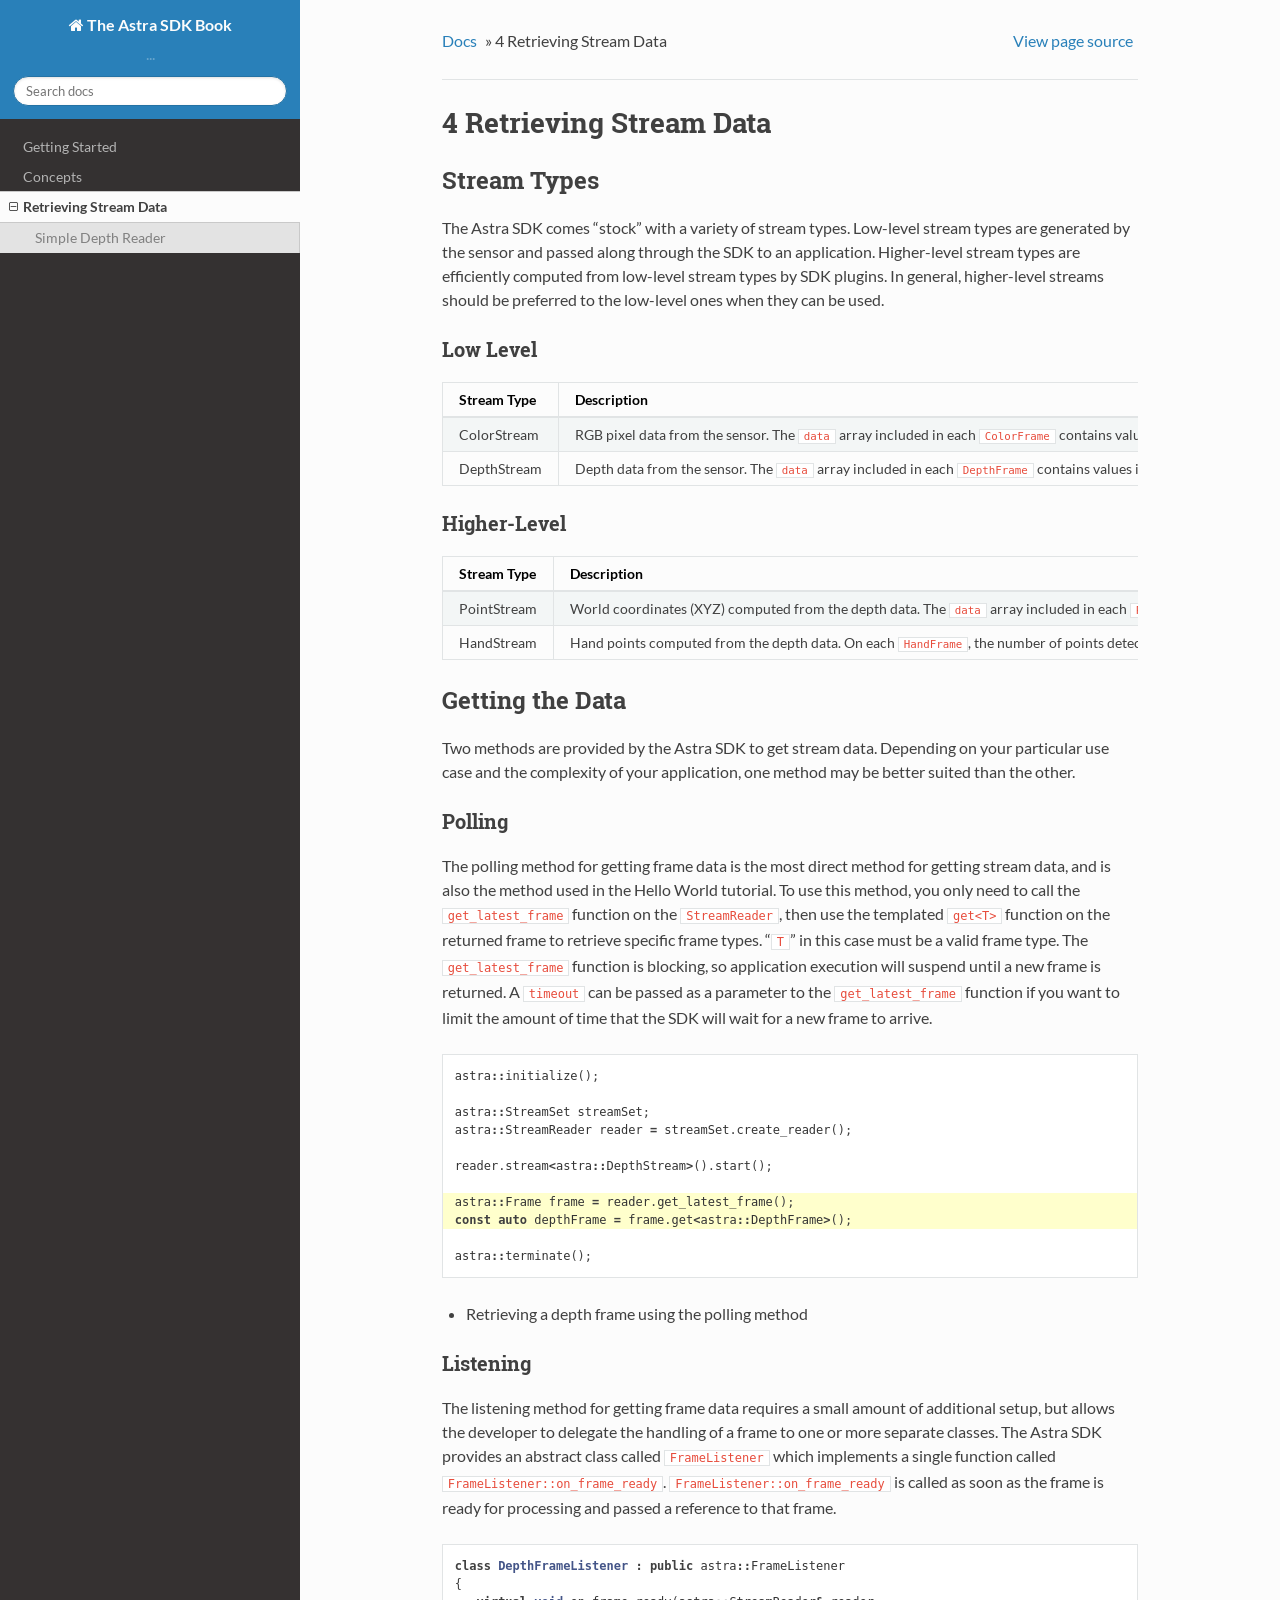
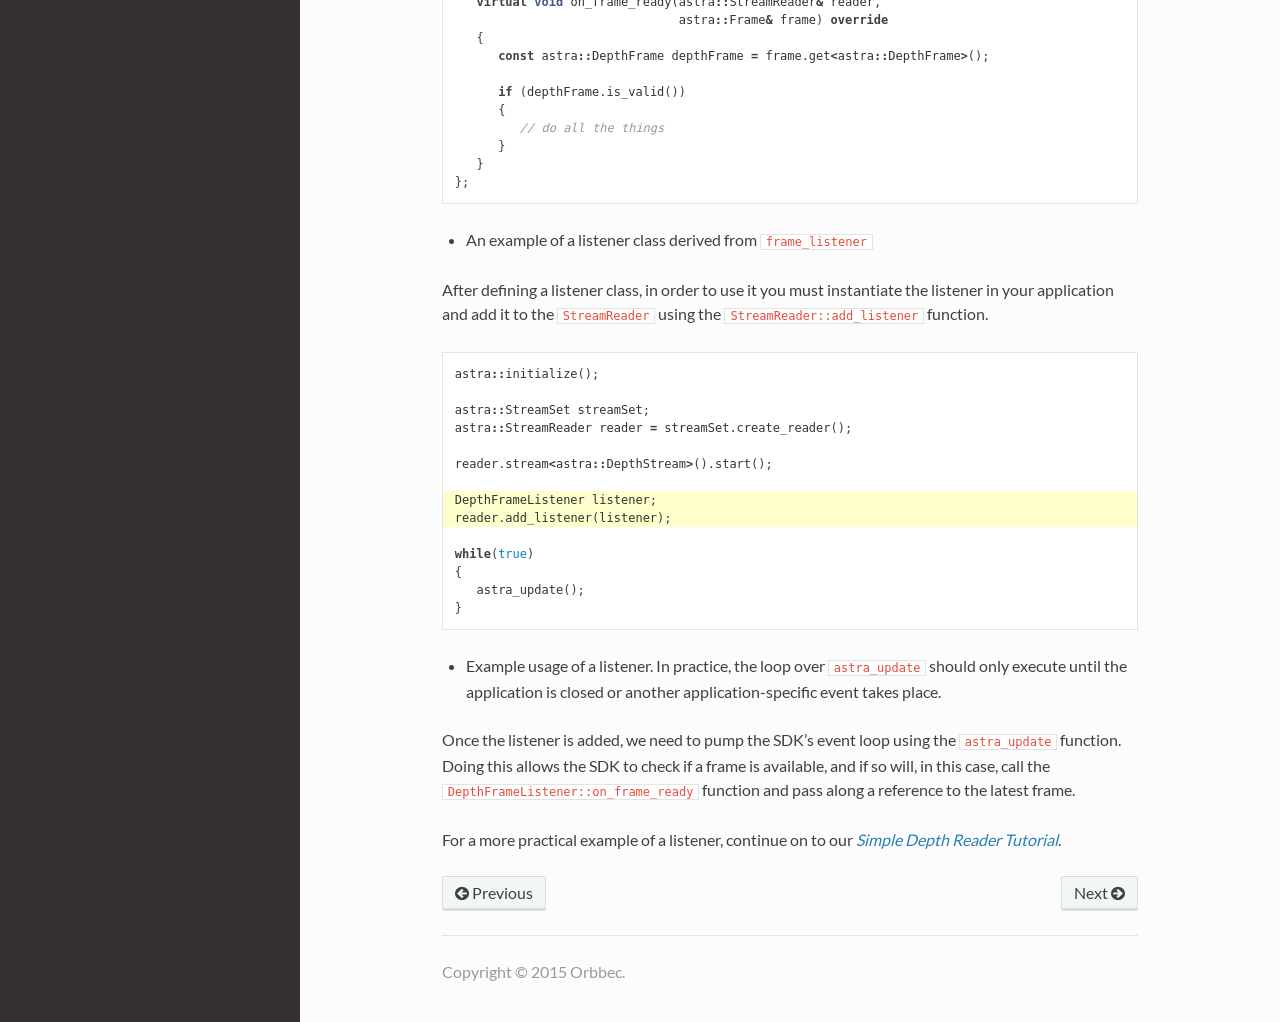
<file: docs/html/retrievingstreamdata.html>
<!DOCTYPE html>
<!--[if IE 8]><html class="no-js lt-ie9" lang="en" > <![endif]-->
<!--[if gt IE 8]><!--> <html class="no-js" lang="en" > <!--<![endif]-->
<head>
  <meta charset="utf-8">
  
  <meta name="viewport" content="width=device-width, initial-scale=1.0">
  
  <title>4 Retrieving Stream Data &mdash; The Astra SDK Book ... documentation</title>
  

  
  

  

  
  
    

  

  
  
    <link rel="stylesheet" href="_static/css/theme.css" type="text/css" />
  

  

  
    <link rel="top" title="The Astra SDK Book ... documentation" href="index.html"/>
        <link rel="next" title="4.2 Simple Depth Reader" href="simpledepthreader.html"/>
        <link rel="prev" title="3 Concepts" href="concepts.html"/> 

  
  <script src="_static/js/modernizr.min.js"></script>

</head>

<body class="wy-body-for-nav" role="document">

  <div class="wy-grid-for-nav">

    
    <nav data-toggle="wy-nav-shift" class="wy-nav-side">
      <div class="wy-side-nav-search">
        

        
          <a href="index.html" class="icon icon-home"> The Astra SDK Book
        

        
        </a>

        
          
          
            <div class="version">
              ...
            </div>
          
        

        
<div role="search">
  <form id="rtd-search-form" class="wy-form" action="search.html" method="get">
    <input type="text" name="q" placeholder="Search docs" />
    <input type="hidden" name="check_keywords" value="yes" />
    <input type="hidden" name="area" value="default" />
  </form>
</div>

        
      </div>

      <div class="wy-menu wy-menu-vertical" data-spy="affix" role="navigation" aria-label="main navigation">
        
          
          
              <ul class="current">
<li class="toctree-l1"><a class="reference internal" href="gettingstarted.html">Getting Started</a></li>
<li class="toctree-l1"><a class="reference internal" href="concepts.html">Concepts</a></li>
<li class="toctree-l1 current"><a class="current reference internal" href="">Retrieving Stream Data</a><ul>
<li class="toctree-l2"><a class="reference internal" href="simpledepthreader.html">Simple Depth Reader</a></li>
</ul>
</li>
</ul>

          
        
      </div>
      &nbsp;
    </nav>

    <section data-toggle="wy-nav-shift" class="wy-nav-content-wrap">

      
      <nav class="wy-nav-top" role="navigation" aria-label="top navigation">
        <i data-toggle="wy-nav-top" class="fa fa-bars"></i>
        <a href="index.html">The Astra SDK Book</a>
      </nav>


      
      <div class="wy-nav-content">
        <div class="rst-content">
          <div role="navigation" aria-label="breadcrumbs navigation">
  <ul class="wy-breadcrumbs">
    <li><a href="index.html">Docs</a> &raquo;</li>
      
    <li>4 Retrieving Stream Data</li>
      <li class="wy-breadcrumbs-aside">
        
          
            <a href="_sources/retrievingstreamdata.txt" rel="nofollow"> View page source</a>
          
        
      </li>
  </ul>
  <hr/>
</div>
          <div role="main" class="document" itemscope="itemscope" itemtype="http://schema.org/Article">
           <div itemprop="articleBody">
            
  <div class="section" id="retrieving-stream-data">
<h1>4 Retrieving Stream Data<a class="headerlink" href="#retrieving-stream-data" title="Permalink to this headline">¶</a></h1>
<div class="section" id="stream-types">
<h2>Stream Types<a class="headerlink" href="#stream-types" title="Permalink to this headline">¶</a></h2>
<p>The Astra SDK comes &#8220;stock&#8221; with a variety of stream types. Low-level stream types are generated by the sensor and passed along through the SDK to an application. Higher-level stream types are efficiently computed from low-level stream types by SDK plugins. In general, higher-level streams should be preferred to the low-level ones when they can be used.</p>
<div class="section" id="low-level">
<h3>Low Level<a class="headerlink" href="#low-level" title="Permalink to this headline">¶</a></h3>
<table border="1" class="docutils">
<colgroup>
<col width="18%" />
<col width="82%" />
</colgroup>
<thead valign="bottom">
<tr class="row-odd"><th class="head">Stream Type</th>
<th class="head">Description</th>
</tr>
</thead>
<tbody valign="top">
<tr class="row-even"><td>ColorStream</td>
<td>RGB pixel data from the sensor.  The <code class="docutils literal"><span class="pre">data</span></code> array included
in each <code class="docutils literal"><span class="pre">ColorFrame</span></code> contains values ranging from 0-255
for each color component of each pixel.</td>
</tr>
<tr class="row-odd"><td>DepthStream</td>
<td>Depth data from the sensor. The <code class="docutils literal"><span class="pre">data</span></code> array included in each
<code class="docutils literal"><span class="pre">DepthFrame</span></code> contains values in millimeters for each pixel
within the sensor&#8217;s field of view.</td>
</tr>
</tbody>
</table>
</div>
<div class="section" id="higher-level">
<h3>Higher-Level<a class="headerlink" href="#higher-level" title="Permalink to this headline">¶</a></h3>
<table border="1" class="docutils">
<colgroup>
<col width="18%" />
<col width="82%" />
</colgroup>
<thead valign="bottom">
<tr class="row-odd"><th class="head">Stream Type</th>
<th class="head">Description</th>
</tr>
</thead>
<tbody valign="top">
<tr class="row-even"><td>PointStream</td>
<td>World coordinates (XYZ) computed from the depth data.
The <code class="docutils literal"><span class="pre">data</span></code> array included in each <code class="docutils literal"><span class="pre">PointFrame</span></code> is an
array of <code class="docutils literal"><span class="pre">astra:Vector3f</span></code> elements to more easily
access the <code class="docutils literal"><span class="pre">x</span></code>, <code class="docutils literal"><span class="pre">y</span></code> and <code class="docutils literal"><span class="pre">z</span></code> values for each pixel.</td>
</tr>
<tr class="row-odd"><td>HandStream</td>
<td>Hand points computed from the depth data. On each <code class="docutils literal"><span class="pre">HandFrame</span></code>,
the number of points detected at any given time can be retrieved
through the <code class="docutils literal"><span class="pre">HandFrame::handpoint_count</span></code> function, and a
<code class="docutils literal"><span class="pre">astra::HandFrame::HandPointList</span></code> can be retrieved through the
<code class="docutils literal"><span class="pre">HandFrame::handpoints</span></code> function.</td>
</tr>
</tbody>
</table>
</div>
</div>
<div class="section" id="getting-the-data">
<h2>Getting the Data<a class="headerlink" href="#getting-the-data" title="Permalink to this headline">¶</a></h2>
<p>Two methods are provided by the Astra SDK to get stream data. Depending on your particular use case and the complexity of your application, one method may be better suited than the other.</p>
<div class="section" id="polling">
<h3>Polling<a class="headerlink" href="#polling" title="Permalink to this headline">¶</a></h3>
<p>The polling method for getting frame data is the most direct method for getting stream data, and is also the method used in the Hello World tutorial. To use this method, you only need to call the <code class="docutils literal"><span class="pre">get_latest_frame</span></code> function on the <code class="docutils literal"><span class="pre">StreamReader</span></code>, then use the templated <code class="docutils literal"><span class="pre">get&lt;T&gt;</span></code> function on the returned frame to retrieve specific frame types. &#8220;<code class="docutils literal"><span class="pre">T</span></code>&#8221; in this case must be a valid frame type. The <code class="docutils literal"><span class="pre">get_latest_frame</span></code> function is blocking, so application execution will suspend until a new frame is returned. A <code class="docutils literal"><span class="pre">timeout</span></code> can be passed as a parameter to the <code class="docutils literal"><span class="pre">get_latest_frame</span></code> function if you want to limit the amount of time that the SDK will wait for a new frame to arrive.</p>
<div class="highlight-c++"><div class="highlight"><pre><span></span><span class="n">astra</span><span class="o">::</span><span class="n">initialize</span><span class="p">();</span>

<span class="n">astra</span><span class="o">::</span><span class="n">StreamSet</span> <span class="n">streamSet</span><span class="p">;</span>
<span class="n">astra</span><span class="o">::</span><span class="n">StreamReader</span> <span class="n">reader</span> <span class="o">=</span> <span class="n">streamSet</span><span class="p">.</span><span class="n">create_reader</span><span class="p">();</span>

<span class="n">reader</span><span class="p">.</span><span class="n">stream</span><span class="o">&lt;</span><span class="n">astra</span><span class="o">::</span><span class="n">DepthStream</span><span class="o">&gt;</span><span class="p">().</span><span class="n">start</span><span class="p">();</span>

<span class="hll"><span class="n">astra</span><span class="o">::</span><span class="n">Frame</span> <span class="n">frame</span> <span class="o">=</span> <span class="n">reader</span><span class="p">.</span><span class="n">get_latest_frame</span><span class="p">();</span>
</span><span class="hll"><span class="k">const</span> <span class="k">auto</span> <span class="n">depthFrame</span> <span class="o">=</span> <span class="n">frame</span><span class="p">.</span><span class="n">get</span><span class="o">&lt;</span><span class="n">astra</span><span class="o">::</span><span class="n">DepthFrame</span><span class="o">&gt;</span><span class="p">();</span>
</span>
<span class="n">astra</span><span class="o">::</span><span class="n">terminate</span><span class="p">();</span>
</pre></div>
</div>
<ul class="simple">
<li>Retrieving a depth frame using the polling method</li>
</ul>
</div>
<div class="section" id="listening">
<h3>Listening<a class="headerlink" href="#listening" title="Permalink to this headline">¶</a></h3>
<p>The listening method for getting frame data requires a small amount of additional setup, but allows the developer to delegate the handling of a frame to one or more separate classes. The Astra SDK provides an abstract class called <code class="docutils literal"><span class="pre">FrameListener</span></code> which implements a single function called <code class="docutils literal"><span class="pre">FrameListener::on_frame_ready</span></code>. <code class="docutils literal"><span class="pre">FrameListener::on_frame_ready</span></code> is called as soon as the frame is ready for processing and passed a reference to that frame.</p>
<div class="highlight-c++"><div class="highlight"><pre><span></span><span class="k">class</span> <span class="nc">DepthFrameListener</span> <span class="o">:</span> <span class="k">public</span> <span class="n">astra</span><span class="o">::</span><span class="n">FrameListener</span>
<span class="p">{</span>
   <span class="k">virtual</span> <span class="kt">void</span> <span class="n">on_frame_ready</span><span class="p">(</span><span class="n">astra</span><span class="o">::</span><span class="n">StreamReader</span><span class="o">&amp;</span> <span class="n">reader</span><span class="p">,</span>
                               <span class="n">astra</span><span class="o">::</span><span class="n">Frame</span><span class="o">&amp;</span> <span class="n">frame</span><span class="p">)</span> <span class="k">override</span>
   <span class="p">{</span>
      <span class="k">const</span> <span class="n">astra</span><span class="o">::</span><span class="n">DepthFrame</span> <span class="n">depthFrame</span> <span class="o">=</span> <span class="n">frame</span><span class="p">.</span><span class="n">get</span><span class="o">&lt;</span><span class="n">astra</span><span class="o">::</span><span class="n">DepthFrame</span><span class="o">&gt;</span><span class="p">();</span>

      <span class="k">if</span> <span class="p">(</span><span class="n">depthFrame</span><span class="p">.</span><span class="n">is_valid</span><span class="p">())</span>
      <span class="p">{</span>
         <span class="c1">// do all the things</span>
      <span class="p">}</span>
   <span class="p">}</span>
<span class="p">};</span>
</pre></div>
</div>
<ul class="simple">
<li>An example of a listener class derived from <code class="docutils literal"><span class="pre">frame_listener</span></code></li>
</ul>
<p>After defining a listener class, in order to use it you must instantiate the listener in your application and add it to the <code class="docutils literal"><span class="pre">StreamReader</span></code> using the <code class="docutils literal"><span class="pre">StreamReader::add_listener</span></code> function.</p>
<div class="highlight-c++"><div class="highlight"><pre><span></span><span class="n">astra</span><span class="o">::</span><span class="n">initialize</span><span class="p">();</span>

<span class="n">astra</span><span class="o">::</span><span class="n">StreamSet</span> <span class="n">streamSet</span><span class="p">;</span>
<span class="n">astra</span><span class="o">::</span><span class="n">StreamReader</span> <span class="n">reader</span> <span class="o">=</span> <span class="n">streamSet</span><span class="p">.</span><span class="n">create_reader</span><span class="p">();</span>

<span class="n">reader</span><span class="p">.</span><span class="n">stream</span><span class="o">&lt;</span><span class="n">astra</span><span class="o">::</span><span class="n">DepthStream</span><span class="o">&gt;</span><span class="p">().</span><span class="n">start</span><span class="p">();</span>

<span class="hll"><span class="n">DepthFrameListener</span> <span class="n">listener</span><span class="p">;</span>
</span><span class="hll"><span class="n">reader</span><span class="p">.</span><span class="n">add_listener</span><span class="p">(</span><span class="n">listener</span><span class="p">);</span>
</span>
<span class="k">while</span><span class="p">(</span><span class="nb">true</span><span class="p">)</span>
<span class="p">{</span>
   <span class="n">astra_update</span><span class="p">();</span>
<span class="p">}</span>
</pre></div>
</div>
<ul class="simple">
<li>Example usage of a listener. In practice, the loop over <code class="docutils literal"><span class="pre">astra_update</span></code> should only execute until the application is closed or another application-specific event takes place.</li>
</ul>
<p>Once the listener is added, we need to pump the SDK&#8217;s event loop using the <code class="docutils literal"><span class="pre">astra_update</span></code> function. Doing this allows the SDK to check if a frame is available, and if so will, in this case, call the <code class="docutils literal"><span class="pre">DepthFrameListener::on_frame_ready</span></code> function and pass along a reference to the latest frame.</p>
<p>For a more practical example of a listener, continue on to our <a class="reference internal" href="simpledepthreader.html"><em>Simple Depth Reader Tutorial</em></a>.</p>
<div class="toctree-wrapper compound">
</div>
</div>
</div>
</div>


           </div>
          </div>
          <footer>
  
    <div class="rst-footer-buttons" role="navigation" aria-label="footer navigation">
      
        <a href="simpledepthreader.html" class="btn btn-neutral float-right" title="4.2 Simple Depth Reader" accesskey="n">Next <span class="fa fa-arrow-circle-right"></span></a>
      
      
        <a href="concepts.html" class="btn btn-neutral" title="3 Concepts" accesskey="p"><span class="fa fa-arrow-circle-left"></span> Previous</a>
      
    </div>
  

  <hr/>

  <div role="contentinfo">
    <p>
        Copyright &copy; 2015 Orbbec.

    </p>
  </div>

</footer>

        </div>
      </div>

    </section>

  </div>
  


  

    <script type="text/javascript">
        var DOCUMENTATION_OPTIONS = {
            URL_ROOT:'./',
            VERSION:'...',
            COLLAPSE_INDEX:false,
            FILE_SUFFIX:'.html',
            HAS_SOURCE:  true
        };
    </script>
      <script type="text/javascript" src="_static/jquery.js"></script>
      <script type="text/javascript" src="_static/underscore.js"></script>
      <script type="text/javascript" src="_static/doctools.js"></script>

  

  
  
    <script type="text/javascript" src="_static/js/theme.js"></script>
  

  
  
  <script type="text/javascript">
      jQuery(function () {
          SphinxRtdTheme.StickyNav.enable();
      });
  </script>
   

</body>
</html>
</file>
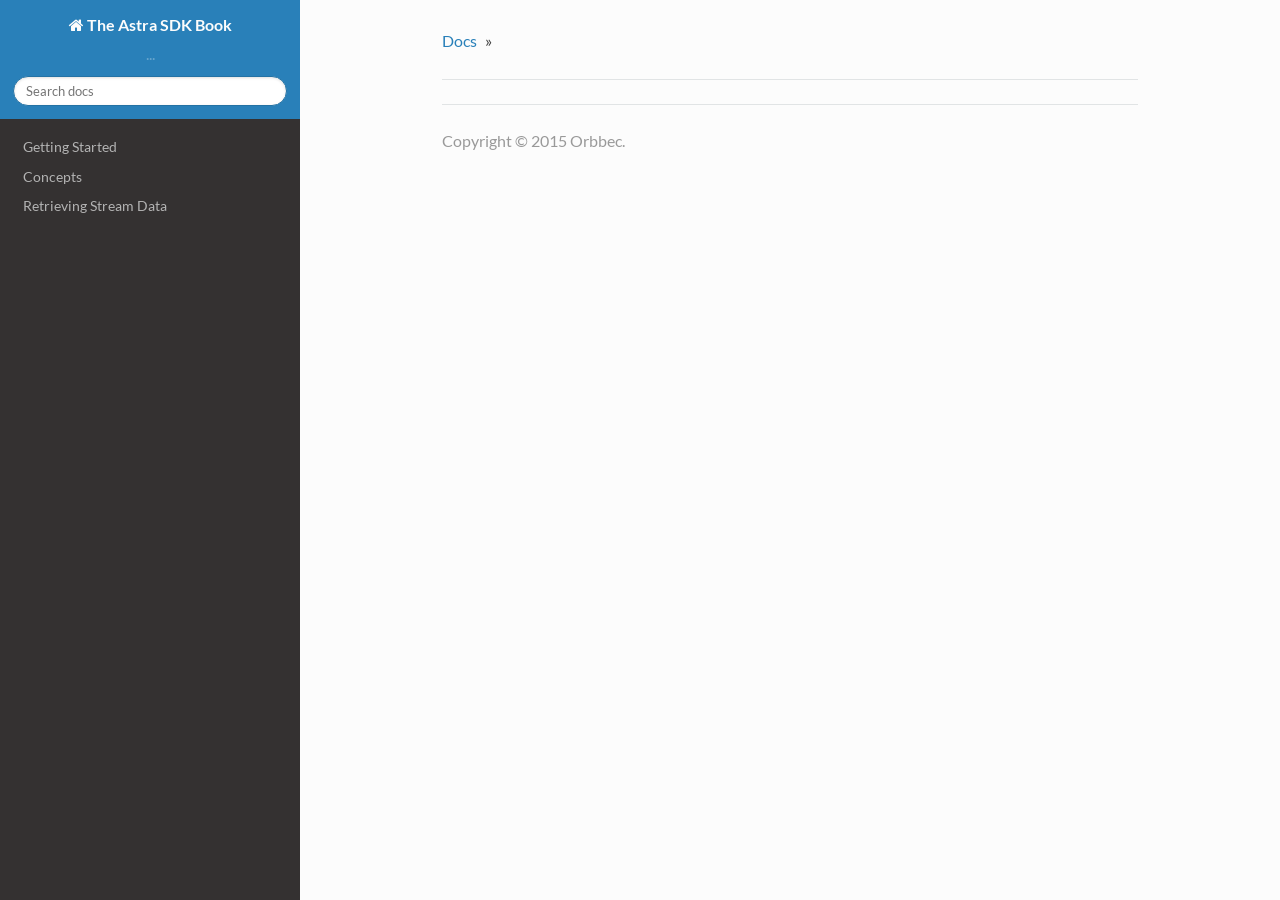
<file: docs/html/search.html>
<!DOCTYPE html>
<!--[if IE 8]><html class="no-js lt-ie9" lang="en" > <![endif]-->
<!--[if gt IE 8]><!--> <html class="no-js" lang="en" > <!--<![endif]-->
<head>
  <meta charset="utf-8">
  
  <meta name="viewport" content="width=device-width, initial-scale=1.0">
  
  <title>Search &mdash; The Astra SDK Book ... documentation</title>
  

  
  

  

  
  
    

  

  
  
    <link rel="stylesheet" href="_static/css/theme.css" type="text/css" />
  

  

  
    <link rel="top" title="The Astra SDK Book ... documentation" href="index.html"/> 

  
  <script src="_static/js/modernizr.min.js"></script>

</head>

<body class="wy-body-for-nav" role="document">

  <div class="wy-grid-for-nav">

    
    <nav data-toggle="wy-nav-shift" class="wy-nav-side">
      <div class="wy-side-nav-search">
        

        
          <a href="index.html" class="icon icon-home"> The Astra SDK Book
        

        
        </a>

        
          
          
            <div class="version">
              ...
            </div>
          
        

        
<div role="search">
  <form id="rtd-search-form" class="wy-form" action="#" method="get">
    <input type="text" name="q" placeholder="Search docs" />
    <input type="hidden" name="check_keywords" value="yes" />
    <input type="hidden" name="area" value="default" />
  </form>
</div>

        
      </div>

      <div class="wy-menu wy-menu-vertical" data-spy="affix" role="navigation" aria-label="main navigation">
        
          
          
              <ul>
<li class="toctree-l1"><a class="reference internal" href="gettingstarted.html">Getting Started</a></li>
<li class="toctree-l1"><a class="reference internal" href="concepts.html">Concepts</a></li>
<li class="toctree-l1"><a class="reference internal" href="retrievingstreamdata.html">Retrieving Stream Data</a></li>
</ul>

          
        
      </div>
      &nbsp;
    </nav>

    <section data-toggle="wy-nav-shift" class="wy-nav-content-wrap">

      
      <nav class="wy-nav-top" role="navigation" aria-label="top navigation">
        <i data-toggle="wy-nav-top" class="fa fa-bars"></i>
        <a href="index.html">The Astra SDK Book</a>
      </nav>


      
      <div class="wy-nav-content">
        <div class="rst-content">
          <div role="navigation" aria-label="breadcrumbs navigation">
  <ul class="wy-breadcrumbs">
    <li><a href="index.html">Docs</a> &raquo;</li>
      
    <li></li>
      <li class="wy-breadcrumbs-aside">
        
      </li>
  </ul>
  <hr/>
</div>
          <div role="main" class="document" itemscope="itemscope" itemtype="http://schema.org/Article">
           <div itemprop="articleBody">
            
  <noscript>
  <div id="fallback" class="admonition warning">
    <p class="last">
      Please activate JavaScript to enable the search
      functionality.
    </p>
  </div>
  </noscript>

  
  <div id="search-results">
  
  </div>

           </div>
          </div>
          <footer>
  

  <hr/>

  <div role="contentinfo">
    <p>
        Copyright &copy; 2015 Orbbec.

    </p>
  </div>

</footer>

        </div>
      </div>

    </section>

  </div>
  


  

    <script type="text/javascript">
        var DOCUMENTATION_OPTIONS = {
            URL_ROOT:'./',
            VERSION:'...',
            COLLAPSE_INDEX:false,
            FILE_SUFFIX:'.html',
            HAS_SOURCE:  true
        };
    </script>
      <script type="text/javascript" src="_static/jquery.js"></script>
      <script type="text/javascript" src="_static/underscore.js"></script>
      <script type="text/javascript" src="_static/doctools.js"></script>
      <script type="text/javascript" src="_static/searchtools.js"></script>

  

  
  
    <script type="text/javascript" src="_static/js/theme.js"></script>
  

  
  
  <script type="text/javascript">
      jQuery(function () {
          SphinxRtdTheme.StickyNav.enable();
      });
  </script>
  
  <script type="text/javascript">
    jQuery(function() { Search.loadIndex("searchindex.js"); });
  </script>
  
  <script type="text/javascript" id="searchindexloader"></script>
   


</body>
</html>
</file>
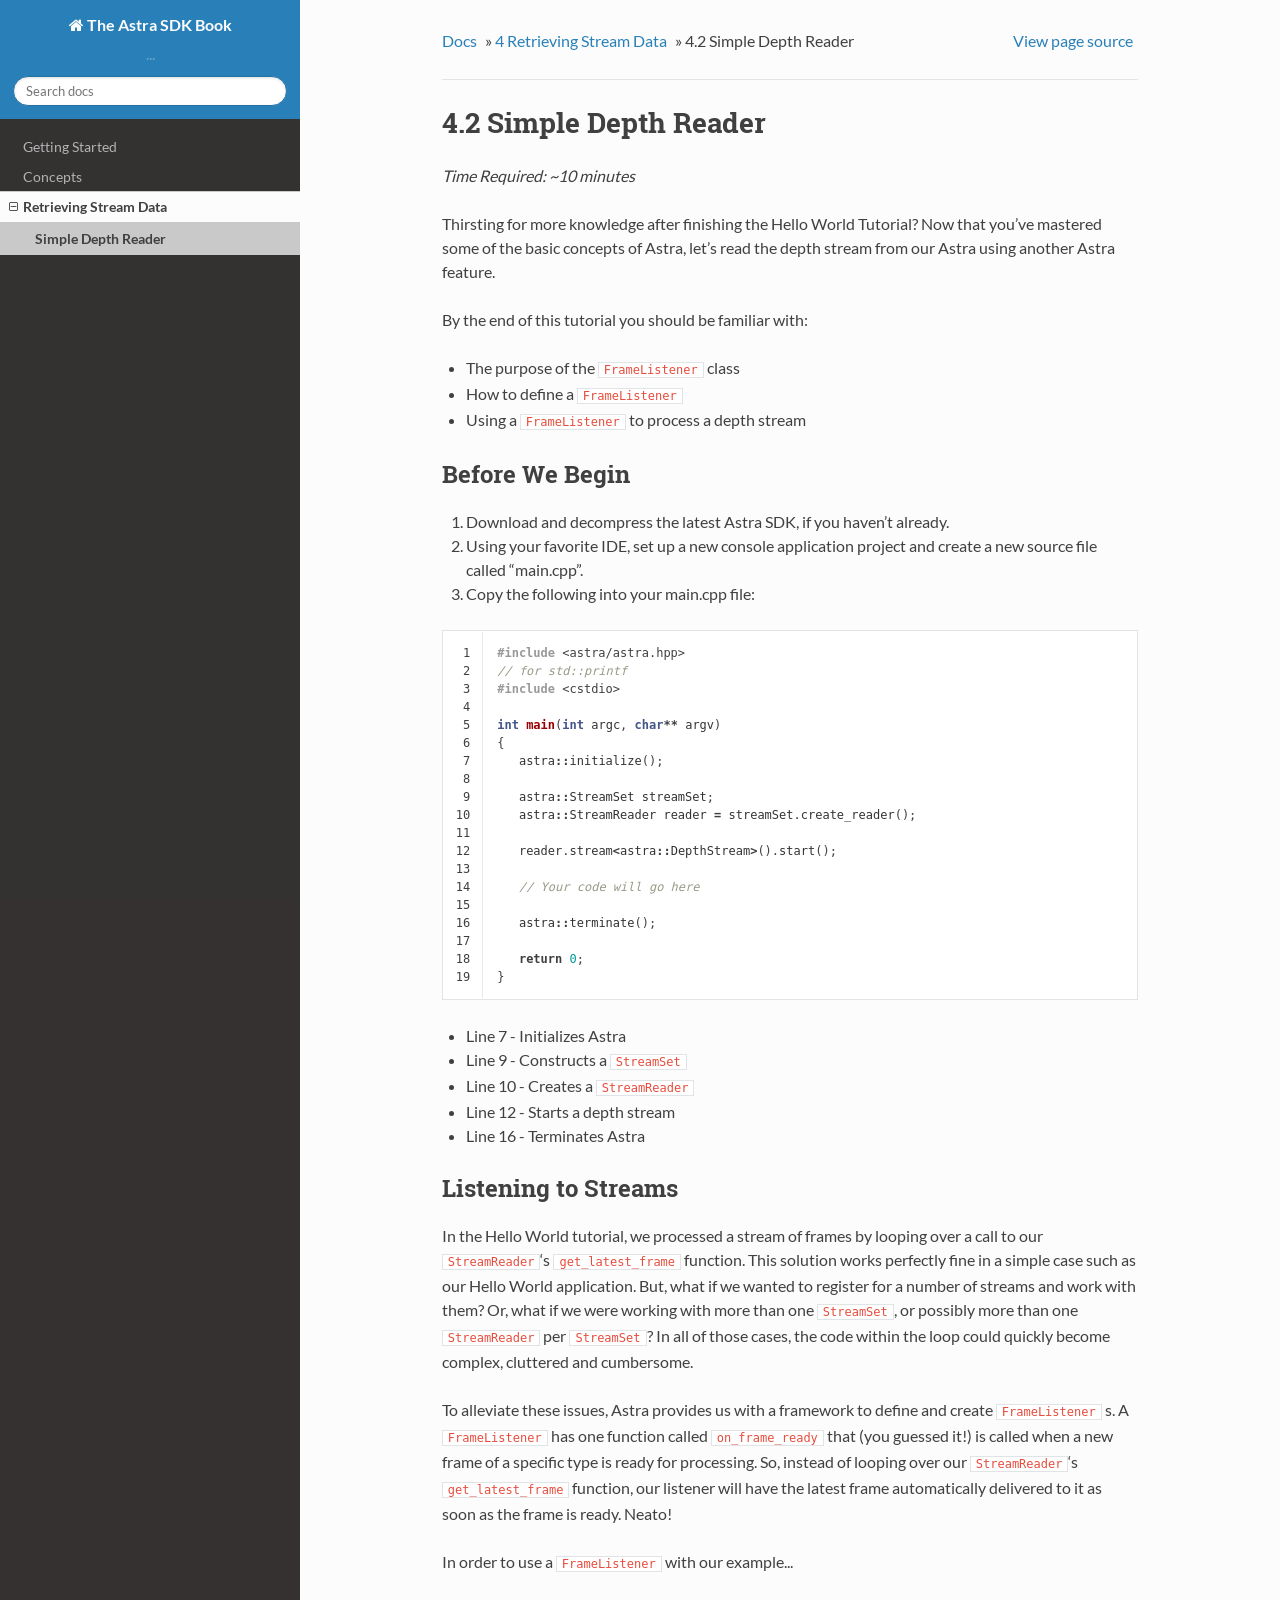
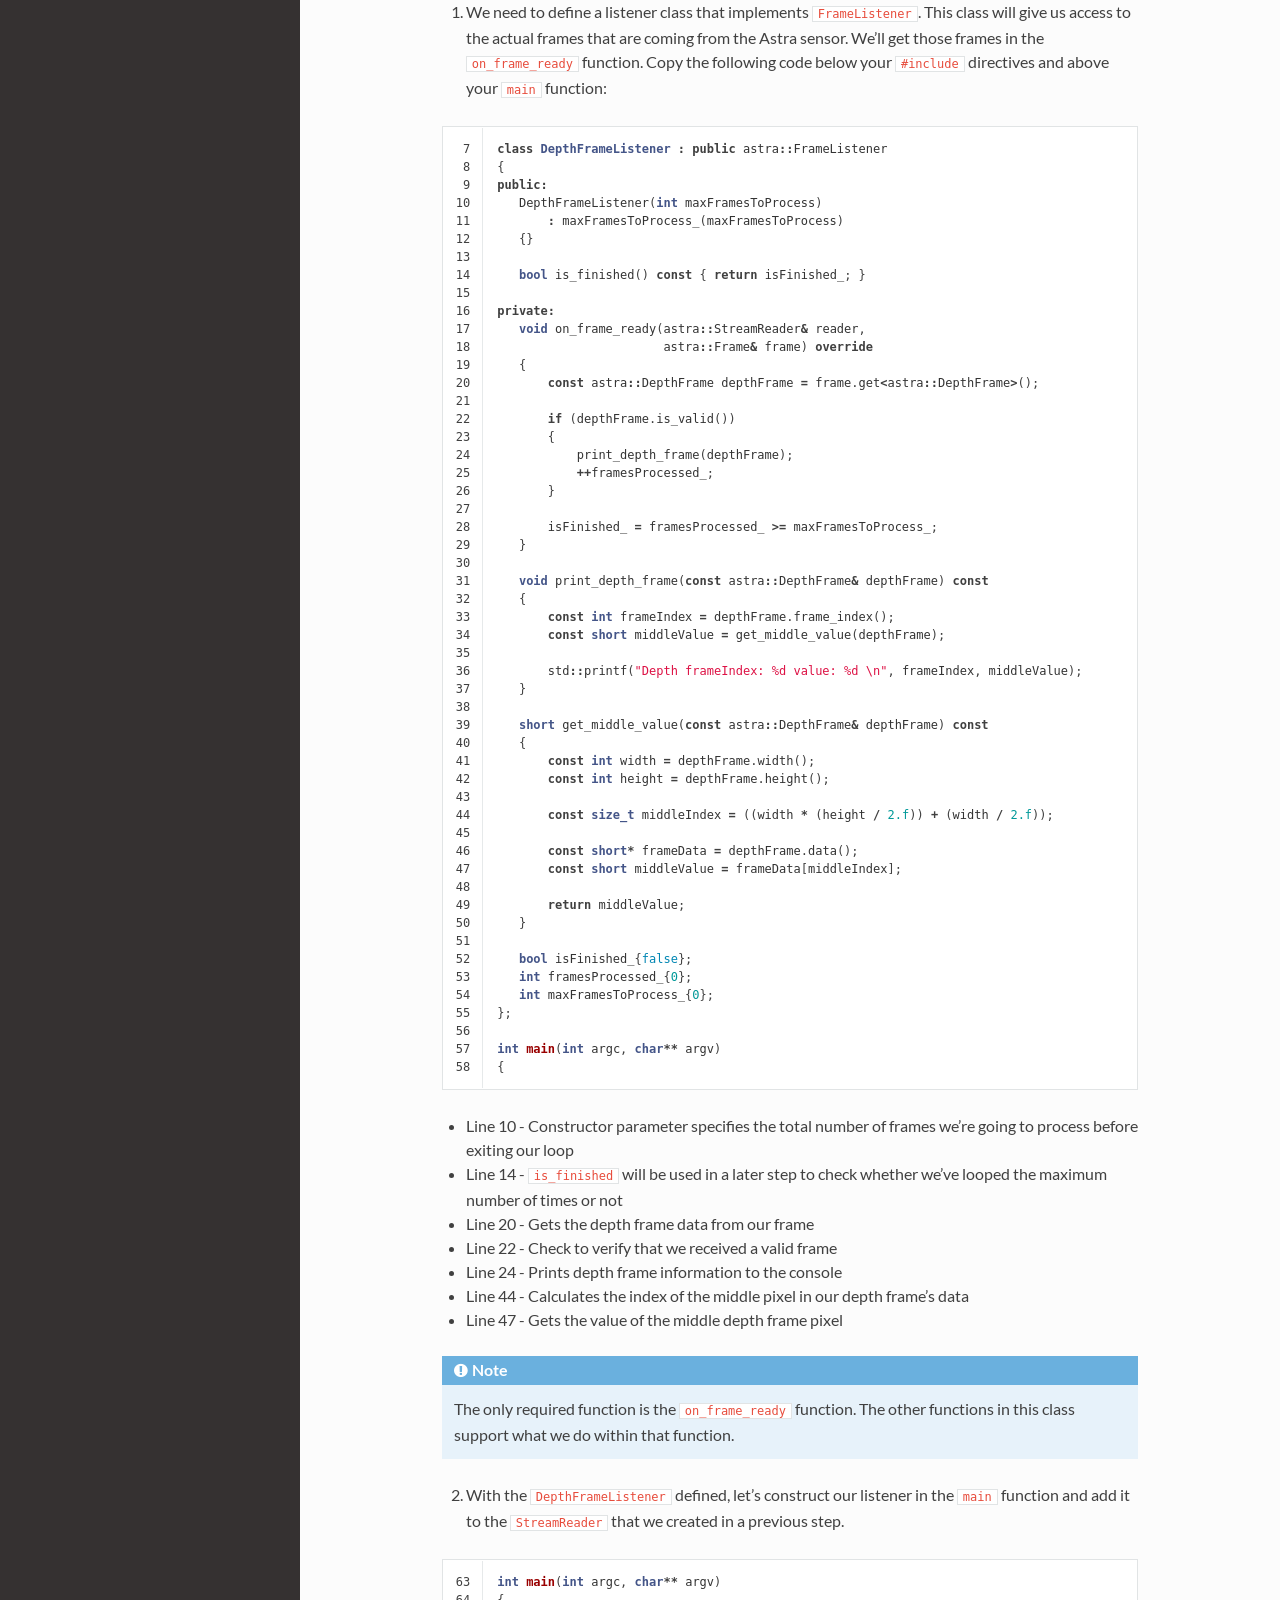
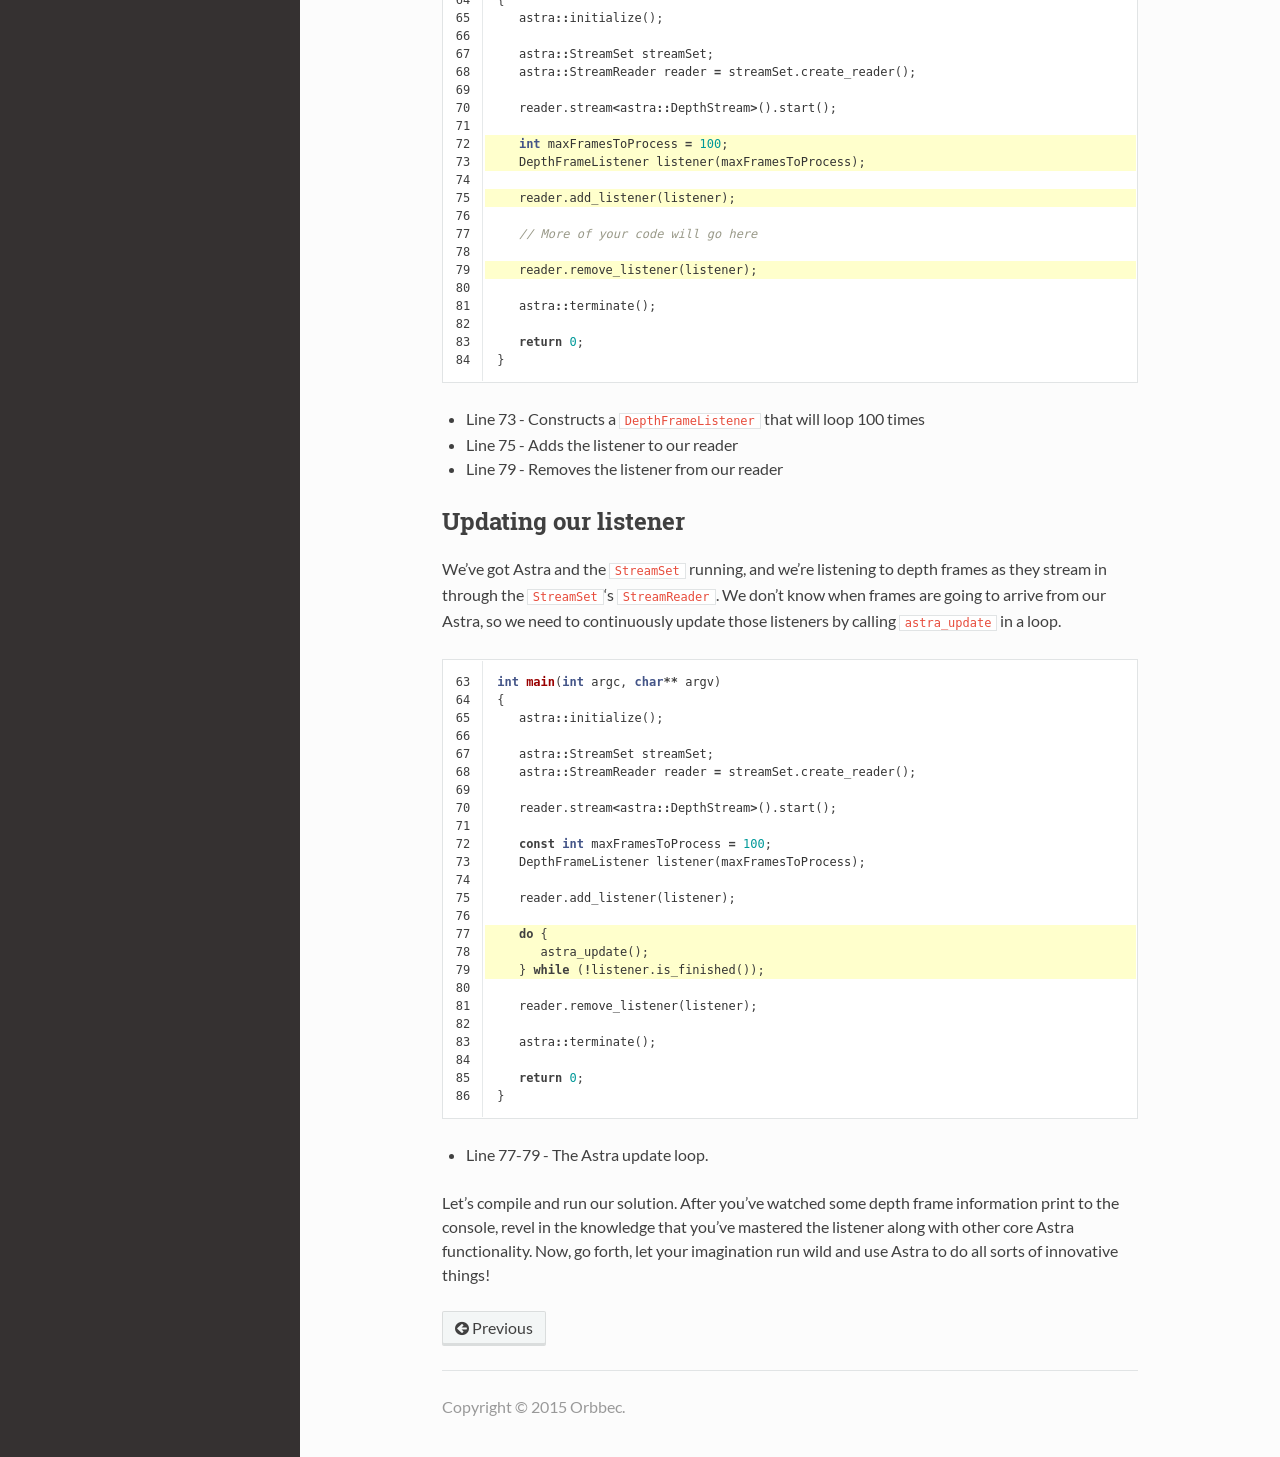
<file: docs/html/simpledepthreader.html>
<!DOCTYPE html>
<!--[if IE 8]><html class="no-js lt-ie9" lang="en" > <![endif]-->
<!--[if gt IE 8]><!--> <html class="no-js" lang="en" > <!--<![endif]-->
<head>
  <meta charset="utf-8">
  
  <meta name="viewport" content="width=device-width, initial-scale=1.0">
  
  <title>4.2 Simple Depth Reader &mdash; The Astra SDK Book ... documentation</title>
  

  
  

  

  
  
    

  

  
  
    <link rel="stylesheet" href="_static/css/theme.css" type="text/css" />
  

  

  
    <link rel="top" title="The Astra SDK Book ... documentation" href="index.html"/>
        <link rel="up" title="4 Retrieving Stream Data" href="retrievingstreamdata.html"/>
        <link rel="prev" title="4 Retrieving Stream Data" href="retrievingstreamdata.html"/> 

  
  <script src="_static/js/modernizr.min.js"></script>

</head>

<body class="wy-body-for-nav" role="document">

  <div class="wy-grid-for-nav">

    
    <nav data-toggle="wy-nav-shift" class="wy-nav-side">
      <div class="wy-side-nav-search">
        

        
          <a href="index.html" class="icon icon-home"> The Astra SDK Book
        

        
        </a>

        
          
          
            <div class="version">
              ...
            </div>
          
        

        
<div role="search">
  <form id="rtd-search-form" class="wy-form" action="search.html" method="get">
    <input type="text" name="q" placeholder="Search docs" />
    <input type="hidden" name="check_keywords" value="yes" />
    <input type="hidden" name="area" value="default" />
  </form>
</div>

        
      </div>

      <div class="wy-menu wy-menu-vertical" data-spy="affix" role="navigation" aria-label="main navigation">
        
          
          
              <ul class="current">
<li class="toctree-l1"><a class="reference internal" href="gettingstarted.html">Getting Started</a></li>
<li class="toctree-l1"><a class="reference internal" href="concepts.html">Concepts</a></li>
<li class="toctree-l1 current"><a class="reference internal" href="retrievingstreamdata.html">Retrieving Stream Data</a><ul class="current">
<li class="toctree-l2 current"><a class="current reference internal" href="">Simple Depth Reader</a><ul class="simple">
</ul>
</li>
</ul>
</li>
</ul>

          
        
      </div>
      &nbsp;
    </nav>

    <section data-toggle="wy-nav-shift" class="wy-nav-content-wrap">

      
      <nav class="wy-nav-top" role="navigation" aria-label="top navigation">
        <i data-toggle="wy-nav-top" class="fa fa-bars"></i>
        <a href="index.html">The Astra SDK Book</a>
      </nav>


      
      <div class="wy-nav-content">
        <div class="rst-content">
          <div role="navigation" aria-label="breadcrumbs navigation">
  <ul class="wy-breadcrumbs">
    <li><a href="index.html">Docs</a> &raquo;</li>
      
          <li><a href="retrievingstreamdata.html">4 Retrieving Stream Data</a> &raquo;</li>
      
    <li>4.2 Simple Depth Reader</li>
      <li class="wy-breadcrumbs-aside">
        
          
            <a href="_sources/simpledepthreader.txt" rel="nofollow"> View page source</a>
          
        
      </li>
  </ul>
  <hr/>
</div>
          <div role="main" class="document" itemscope="itemscope" itemtype="http://schema.org/Article">
           <div itemprop="articleBody">
            
  <div class="section" id="simple-depth-reader">
<h1>4.2 Simple Depth Reader<a class="headerlink" href="#simple-depth-reader" title="Permalink to this headline">¶</a></h1>
<p><em>Time Required: ~10 minutes</em></p>
<p>Thirsting for more knowledge after finishing the Hello World Tutorial? Now that you&#8217;ve mastered some of the basic concepts of Astra, let&#8217;s read the depth stream from our Astra using another Astra feature.</p>
<p>By the end of this tutorial you should be familiar with:</p>
<ul class="simple">
<li>The purpose of the <code class="docutils literal"><span class="pre">FrameListener</span></code> class</li>
<li>How to define a <code class="docutils literal"><span class="pre">FrameListener</span></code></li>
<li>Using a <code class="docutils literal"><span class="pre">FrameListener</span></code> to process a depth stream</li>
</ul>
<div class="section" id="before-we-begin">
<h2>Before We Begin<a class="headerlink" href="#before-we-begin" title="Permalink to this headline">¶</a></h2>
<ol class="arabic simple">
<li>Download and decompress the latest Astra SDK, if you haven&#8217;t already.</li>
<li>Using your favorite IDE, set up a new console application project and create a new source file called &#8220;main.cpp&#8221;.</li>
<li>Copy the following into your main.cpp file:</li>
</ol>
<div class="highlight-c++"><table class="highlighttable"><tr><td class="linenos"><div class="linenodiv"><pre> 1
 2
 3
 4
 5
 6
 7
 8
 9
10
11
12
13
14
15
16
17
18
19</pre></div></td><td class="code"><div class="highlight"><pre><span></span><span class="cp">#include</span> <span class="cpf">&lt;astra/astra.hpp&gt;</span><span class="cp"></span>
<span class="c1">// for std::printf</span>
<span class="cp">#include</span> <span class="cpf">&lt;cstdio&gt;</span><span class="cp"></span>

<span class="kt">int</span> <span class="nf">main</span><span class="p">(</span><span class="kt">int</span> <span class="n">argc</span><span class="p">,</span> <span class="kt">char</span><span class="o">**</span> <span class="n">argv</span><span class="p">)</span>
<span class="p">{</span>
   <span class="n">astra</span><span class="o">::</span><span class="n">initialize</span><span class="p">();</span>

   <span class="n">astra</span><span class="o">::</span><span class="n">StreamSet</span> <span class="n">streamSet</span><span class="p">;</span>
   <span class="n">astra</span><span class="o">::</span><span class="n">StreamReader</span> <span class="n">reader</span> <span class="o">=</span> <span class="n">streamSet</span><span class="p">.</span><span class="n">create_reader</span><span class="p">();</span>

   <span class="n">reader</span><span class="p">.</span><span class="n">stream</span><span class="o">&lt;</span><span class="n">astra</span><span class="o">::</span><span class="n">DepthStream</span><span class="o">&gt;</span><span class="p">().</span><span class="n">start</span><span class="p">();</span>

   <span class="c1">// Your code will go here</span>

   <span class="n">astra</span><span class="o">::</span><span class="n">terminate</span><span class="p">();</span>

   <span class="k">return</span> <span class="mi">0</span><span class="p">;</span>
<span class="p">}</span>
</pre></div>
</td></tr></table></div>
<ul class="simple">
<li>Line 7 - Initializes Astra</li>
<li>Line 9 - Constructs a <code class="docutils literal"><span class="pre">StreamSet</span></code></li>
<li>Line 10 - Creates a <code class="docutils literal"><span class="pre">StreamReader</span></code></li>
<li>Line 12 - Starts a depth stream</li>
<li>Line 16 - Terminates Astra</li>
</ul>
</div>
<div class="section" id="listening-to-streams">
<h2>Listening to Streams<a class="headerlink" href="#listening-to-streams" title="Permalink to this headline">¶</a></h2>
<p>In the Hello World tutorial, we processed a stream of frames by looping over a call to our <code class="docutils literal"><span class="pre">StreamReader</span></code>&#8216;s <code class="docutils literal"><span class="pre">get_latest_frame</span></code> function. This solution works perfectly fine in a simple case such as our Hello World application. But, what if we wanted to register for a number of streams and work with them? Or, what if we were working with more than one <code class="docutils literal"><span class="pre">StreamSet</span></code>, or possibly more than one <code class="docutils literal"><span class="pre">StreamReader</span></code> per <code class="docutils literal"><span class="pre">StreamSet</span></code>? In all of those cases, the code within the loop could quickly become complex, cluttered and cumbersome.</p>
<p>To alleviate these issues, Astra provides us with a framework to define and create <code class="docutils literal"><span class="pre">FrameListener</span></code> s. A <code class="docutils literal"><span class="pre">FrameListener</span></code> has one function called <code class="docutils literal"><span class="pre">on_frame_ready</span></code> that (you guessed it!) is called when a new frame of a specific type is ready for processing. So, instead of looping over our <code class="docutils literal"><span class="pre">StreamReader</span></code>&#8216;s <code class="docutils literal"><span class="pre">get_latest_frame</span></code> function, our listener will have the latest frame automatically delivered to it as soon as the frame is ready. Neato!</p>
<p>In order to use a <code class="docutils literal"><span class="pre">FrameListener</span></code> with our example...</p>
<ol class="arabic simple">
<li>We need to define a listener class that implements <code class="docutils literal"><span class="pre">FrameListener</span></code>. This class will give us access to the actual frames that are coming from the Astra sensor. We&#8217;ll get those frames in the <code class="docutils literal"><span class="pre">on_frame_ready</span></code> function. Copy the following code below your <code class="docutils literal"><span class="pre">#include</span></code> directives and above your <code class="docutils literal"><span class="pre">main</span></code> function:</li>
</ol>
<div class="highlight-c++"><table class="highlighttable"><tr><td class="linenos"><div class="linenodiv"><pre> 7
 8
 9
10
11
12
13
14
15
16
17
18
19
20
21
22
23
24
25
26
27
28
29
30
31
32
33
34
35
36
37
38
39
40
41
42
43
44
45
46
47
48
49
50
51
52
53
54
55
56
57
58</pre></div></td><td class="code"><div class="highlight"><pre><span></span><span class="k">class</span> <span class="nc">DepthFrameListener</span> <span class="o">:</span> <span class="k">public</span> <span class="n">astra</span><span class="o">::</span><span class="n">FrameListener</span>
<span class="p">{</span>
<span class="k">public</span><span class="o">:</span>
   <span class="n">DepthFrameListener</span><span class="p">(</span><span class="kt">int</span> <span class="n">maxFramesToProcess</span><span class="p">)</span>
       <span class="o">:</span> <span class="n">maxFramesToProcess_</span><span class="p">(</span><span class="n">maxFramesToProcess</span><span class="p">)</span>
   <span class="p">{}</span>

   <span class="kt">bool</span> <span class="n">is_finished</span><span class="p">()</span> <span class="k">const</span> <span class="p">{</span> <span class="k">return</span> <span class="n">isFinished_</span><span class="p">;</span> <span class="p">}</span>

<span class="k">private</span><span class="o">:</span>
   <span class="kt">void</span> <span class="n">on_frame_ready</span><span class="p">(</span><span class="n">astra</span><span class="o">::</span><span class="n">StreamReader</span><span class="o">&amp;</span> <span class="n">reader</span><span class="p">,</span>
                       <span class="n">astra</span><span class="o">::</span><span class="n">Frame</span><span class="o">&amp;</span> <span class="n">frame</span><span class="p">)</span> <span class="k">override</span>
   <span class="p">{</span>
       <span class="k">const</span> <span class="n">astra</span><span class="o">::</span><span class="n">DepthFrame</span> <span class="n">depthFrame</span> <span class="o">=</span> <span class="n">frame</span><span class="p">.</span><span class="n">get</span><span class="o">&lt;</span><span class="n">astra</span><span class="o">::</span><span class="n">DepthFrame</span><span class="o">&gt;</span><span class="p">();</span>

       <span class="k">if</span> <span class="p">(</span><span class="n">depthFrame</span><span class="p">.</span><span class="n">is_valid</span><span class="p">())</span>
       <span class="p">{</span>
           <span class="n">print_depth_frame</span><span class="p">(</span><span class="n">depthFrame</span><span class="p">);</span>
           <span class="o">++</span><span class="n">framesProcessed_</span><span class="p">;</span>
       <span class="p">}</span>

       <span class="n">isFinished_</span> <span class="o">=</span> <span class="n">framesProcessed_</span> <span class="o">&gt;=</span> <span class="n">maxFramesToProcess_</span><span class="p">;</span>
   <span class="p">}</span>

   <span class="kt">void</span> <span class="n">print_depth_frame</span><span class="p">(</span><span class="k">const</span> <span class="n">astra</span><span class="o">::</span><span class="n">DepthFrame</span><span class="o">&amp;</span> <span class="n">depthFrame</span><span class="p">)</span> <span class="k">const</span>
   <span class="p">{</span>
       <span class="k">const</span> <span class="kt">int</span> <span class="n">frameIndex</span> <span class="o">=</span> <span class="n">depthFrame</span><span class="p">.</span><span class="n">frame_index</span><span class="p">();</span>
       <span class="k">const</span> <span class="kt">short</span> <span class="n">middleValue</span> <span class="o">=</span> <span class="n">get_middle_value</span><span class="p">(</span><span class="n">depthFrame</span><span class="p">);</span>

       <span class="n">std</span><span class="o">::</span><span class="n">printf</span><span class="p">(</span><span class="s">&quot;Depth frameIndex: %d value: %d </span><span class="se">\n</span><span class="s">&quot;</span><span class="p">,</span> <span class="n">frameIndex</span><span class="p">,</span> <span class="n">middleValue</span><span class="p">);</span>
   <span class="p">}</span>

   <span class="kt">short</span> <span class="n">get_middle_value</span><span class="p">(</span><span class="k">const</span> <span class="n">astra</span><span class="o">::</span><span class="n">DepthFrame</span><span class="o">&amp;</span> <span class="n">depthFrame</span><span class="p">)</span> <span class="k">const</span>
   <span class="p">{</span>
       <span class="k">const</span> <span class="kt">int</span> <span class="n">width</span> <span class="o">=</span> <span class="n">depthFrame</span><span class="p">.</span><span class="n">width</span><span class="p">();</span>
       <span class="k">const</span> <span class="kt">int</span> <span class="n">height</span> <span class="o">=</span> <span class="n">depthFrame</span><span class="p">.</span><span class="n">height</span><span class="p">();</span>

       <span class="k">const</span> <span class="kt">size_t</span> <span class="n">middleIndex</span> <span class="o">=</span> <span class="p">((</span><span class="n">width</span> <span class="o">*</span> <span class="p">(</span><span class="n">height</span> <span class="o">/</span> <span class="mf">2.f</span><span class="p">))</span> <span class="o">+</span> <span class="p">(</span><span class="n">width</span> <span class="o">/</span> <span class="mf">2.f</span><span class="p">));</span>

       <span class="k">const</span> <span class="kt">short</span><span class="o">*</span> <span class="n">frameData</span> <span class="o">=</span> <span class="n">depthFrame</span><span class="p">.</span><span class="n">data</span><span class="p">();</span>
       <span class="k">const</span> <span class="kt">short</span> <span class="n">middleValue</span> <span class="o">=</span> <span class="n">frameData</span><span class="p">[</span><span class="n">middleIndex</span><span class="p">];</span>

       <span class="k">return</span> <span class="n">middleValue</span><span class="p">;</span>
   <span class="p">}</span>

   <span class="kt">bool</span> <span class="n">isFinished_</span><span class="p">{</span><span class="nb">false</span><span class="p">};</span>
   <span class="kt">int</span> <span class="n">framesProcessed_</span><span class="p">{</span><span class="mi">0</span><span class="p">};</span>
   <span class="kt">int</span> <span class="n">maxFramesToProcess_</span><span class="p">{</span><span class="mi">0</span><span class="p">};</span>
<span class="p">};</span>

<span class="kt">int</span> <span class="nf">main</span><span class="p">(</span><span class="kt">int</span> <span class="n">argc</span><span class="p">,</span> <span class="kt">char</span><span class="o">**</span> <span class="n">argv</span><span class="p">)</span>
<span class="p">{</span>
</pre></div>
</td></tr></table></div>
<ul class="simple">
<li>Line 10 - Constructor parameter specifies the total number of frames we&#8217;re going to process before exiting our loop</li>
<li>Line 14 - <code class="docutils literal"><span class="pre">is_finished</span></code> will be used in a later step to check whether we&#8217;ve looped the maximum number of times or not</li>
<li>Line 20 - Gets the depth frame data from our frame</li>
<li>Line 22 - Check to verify that we received a valid frame</li>
<li>Line 24 - Prints depth frame information to the console</li>
<li>Line 44 - Calculates the index of the middle pixel in our depth frame&#8217;s data</li>
<li>Line 47 - Gets the value of the middle depth frame pixel</li>
</ul>
<div class="admonition note">
<p class="first admonition-title">Note</p>
<p class="last">The only required function is the <code class="docutils literal"><span class="pre">on_frame_ready</span></code> function. The other functions in this class support what we do within that function.</p>
</div>
<ol class="arabic simple" start="2">
<li>With the <code class="docutils literal"><span class="pre">DepthFrameListener</span></code> defined, let&#8217;s construct our listener in the <code class="docutils literal"><span class="pre">main</span></code> function and add it to the <code class="docutils literal"><span class="pre">StreamReader</span></code> that we created in a previous step.</li>
</ol>
<div class="highlight-c++"><table class="highlighttable"><tr><td class="linenos"><div class="linenodiv"><pre>63
64
65
66
67
68
69
70
71
72
73
74
75
76
77
78
79
80
81
82
83
84</pre></div></td><td class="code"><div class="highlight"><pre><span></span><span class="kt">int</span> <span class="nf">main</span><span class="p">(</span><span class="kt">int</span> <span class="n">argc</span><span class="p">,</span> <span class="kt">char</span><span class="o">**</span> <span class="n">argv</span><span class="p">)</span>
<span class="p">{</span>
   <span class="n">astra</span><span class="o">::</span><span class="n">initialize</span><span class="p">();</span>

   <span class="n">astra</span><span class="o">::</span><span class="n">StreamSet</span> <span class="n">streamSet</span><span class="p">;</span>
   <span class="n">astra</span><span class="o">::</span><span class="n">StreamReader</span> <span class="n">reader</span> <span class="o">=</span> <span class="n">streamSet</span><span class="p">.</span><span class="n">create_reader</span><span class="p">();</span>

   <span class="n">reader</span><span class="p">.</span><span class="n">stream</span><span class="o">&lt;</span><span class="n">astra</span><span class="o">::</span><span class="n">DepthStream</span><span class="o">&gt;</span><span class="p">().</span><span class="n">start</span><span class="p">();</span>

<span class="hll">   <span class="kt">int</span> <span class="n">maxFramesToProcess</span> <span class="o">=</span> <span class="mi">100</span><span class="p">;</span>
</span><span class="hll">   <span class="n">DepthFrameListener</span> <span class="n">listener</span><span class="p">(</span><span class="n">maxFramesToProcess</span><span class="p">);</span>
</span>
<span class="hll">   <span class="n">reader</span><span class="p">.</span><span class="n">add_listener</span><span class="p">(</span><span class="n">listener</span><span class="p">);</span>
</span>
   <span class="c1">// More of your code will go here</span>

<span class="hll">   <span class="n">reader</span><span class="p">.</span><span class="n">remove_listener</span><span class="p">(</span><span class="n">listener</span><span class="p">);</span>
</span>
   <span class="n">astra</span><span class="o">::</span><span class="n">terminate</span><span class="p">();</span>

   <span class="k">return</span> <span class="mi">0</span><span class="p">;</span>
<span class="p">}</span>
</pre></div>
</td></tr></table></div>
<ul class="simple">
<li>Line 73 - Constructs a <code class="docutils literal"><span class="pre">DepthFrameListener</span></code> that will loop 100 times</li>
<li>Line 75 - Adds the listener to our reader</li>
<li>Line 79 - Removes the listener from our reader</li>
</ul>
</div>
<div class="section" id="updating-our-listener">
<h2>Updating our listener<a class="headerlink" href="#updating-our-listener" title="Permalink to this headline">¶</a></h2>
<p>We&#8217;ve got Astra and the <code class="docutils literal"><span class="pre">StreamSet</span></code> running, and we&#8217;re listening to depth frames as they stream in through the <code class="docutils literal"><span class="pre">StreamSet</span></code>&#8216;s <code class="docutils literal"><span class="pre">StreamReader</span></code>. We don&#8217;t know when frames are going to arrive from our Astra, so we need to continuously update those listeners by calling <code class="docutils literal"><span class="pre">astra_update</span></code> in a loop.</p>
<div class="highlight-c++"><table class="highlighttable"><tr><td class="linenos"><div class="linenodiv"><pre>63
64
65
66
67
68
69
70
71
72
73
74
75
76
77
78
79
80
81
82
83
84
85
86</pre></div></td><td class="code"><div class="highlight"><pre><span></span><span class="kt">int</span> <span class="nf">main</span><span class="p">(</span><span class="kt">int</span> <span class="n">argc</span><span class="p">,</span> <span class="kt">char</span><span class="o">**</span> <span class="n">argv</span><span class="p">)</span>
<span class="p">{</span>
   <span class="n">astra</span><span class="o">::</span><span class="n">initialize</span><span class="p">();</span>

   <span class="n">astra</span><span class="o">::</span><span class="n">StreamSet</span> <span class="n">streamSet</span><span class="p">;</span>
   <span class="n">astra</span><span class="o">::</span><span class="n">StreamReader</span> <span class="n">reader</span> <span class="o">=</span> <span class="n">streamSet</span><span class="p">.</span><span class="n">create_reader</span><span class="p">();</span>

   <span class="n">reader</span><span class="p">.</span><span class="n">stream</span><span class="o">&lt;</span><span class="n">astra</span><span class="o">::</span><span class="n">DepthStream</span><span class="o">&gt;</span><span class="p">().</span><span class="n">start</span><span class="p">();</span>

   <span class="k">const</span> <span class="kt">int</span> <span class="n">maxFramesToProcess</span> <span class="o">=</span> <span class="mi">100</span><span class="p">;</span>
   <span class="n">DepthFrameListener</span> <span class="n">listener</span><span class="p">(</span><span class="n">maxFramesToProcess</span><span class="p">);</span>

   <span class="n">reader</span><span class="p">.</span><span class="n">add_listener</span><span class="p">(</span><span class="n">listener</span><span class="p">);</span>

<span class="hll">   <span class="k">do</span> <span class="p">{</span>
</span><span class="hll">      <span class="n">astra_update</span><span class="p">();</span>
</span><span class="hll">   <span class="p">}</span> <span class="k">while</span> <span class="p">(</span><span class="o">!</span><span class="n">listener</span><span class="p">.</span><span class="n">is_finished</span><span class="p">());</span>
</span>
   <span class="n">reader</span><span class="p">.</span><span class="n">remove_listener</span><span class="p">(</span><span class="n">listener</span><span class="p">);</span>

   <span class="n">astra</span><span class="o">::</span><span class="n">terminate</span><span class="p">();</span>

   <span class="k">return</span> <span class="mi">0</span><span class="p">;</span>
<span class="p">}</span>
</pre></div>
</td></tr></table></div>
<ul class="simple">
<li>Line 77-79 - The Astra update loop.</li>
</ul>
<p>Let&#8217;s compile and run our solution. After you&#8217;ve watched some depth frame information print to the console, revel in the knowledge that you&#8217;ve mastered the listener along with other core Astra functionality. Now, go forth, let your imagination run wild and use Astra to do all sorts of innovative things!</p>
</div>
</div>


           </div>
          </div>
          <footer>
  
    <div class="rst-footer-buttons" role="navigation" aria-label="footer navigation">
      
      
        <a href="retrievingstreamdata.html" class="btn btn-neutral" title="4 Retrieving Stream Data" accesskey="p"><span class="fa fa-arrow-circle-left"></span> Previous</a>
      
    </div>
  

  <hr/>

  <div role="contentinfo">
    <p>
        Copyright &copy; 2015 Orbbec.

    </p>
  </div>

</footer>

        </div>
      </div>

    </section>

  </div>
  


  

    <script type="text/javascript">
        var DOCUMENTATION_OPTIONS = {
            URL_ROOT:'./',
            VERSION:'...',
            COLLAPSE_INDEX:false,
            FILE_SUFFIX:'.html',
            HAS_SOURCE:  true
        };
    </script>
      <script type="text/javascript" src="_static/jquery.js"></script>
      <script type="text/javascript" src="_static/underscore.js"></script>
      <script type="text/javascript" src="_static/doctools.js"></script>

  

  
  
    <script type="text/javascript" src="_static/js/theme.js"></script>
  

  
  
  <script type="text/javascript">
      jQuery(function () {
          SphinxRtdTheme.StickyNav.enable();
      });
  </script>
   

</body>
</html>
</file>
<file: docs/html/_static/css/theme.css>
﻿*{-webkit-box-sizing:border-box;-moz-box-sizing:border-box;box-sizing:border-box}article,aside,details,figcaption,figure,footer,header,hgroup,nav,section{display:block}audio,canvas,video{display:inline-block;*display:inline;*zoom:1}audio:not([controls]){display:none}[hidden]{display:none}*{-webkit-box-sizing:border-box;-moz-box-sizing:border-box;box-sizing:border-box}html{font-size:100%;-webkit-text-size-adjust:100%;-ms-text-size-adjust:100%}body{margin:0}a:hover,a:active{outline:0}abbr[title]{border-bottom:1px dotted}b,strong{font-weight:bold}blockquote{margin:0}dfn{font-style:italic}ins{background:#ff9;color:#000;text-decoration:none}mark{background:#ff0;color:#000;font-style:italic;font-weight:bold}pre,code,.rst-content tt,.rst-content code,kbd,samp{font-family:monospace,serif;_font-family:"courier new",monospace;font-size:1em}pre{white-space:pre}q{quotes:none}q:before,q:after{content:"";content:none}small{font-size:85%}sub,sup{font-size:75%;line-height:0;position:relative;vertical-align:baseline}sup{top:-0.5em}sub{bottom:-0.25em}ul,ol,dl{margin:0;padding:0;list-style:none;list-style-image:none}li{list-style:none}dd{margin:0}img{border:0;-ms-interpolation-mode:bicubic;vertical-align:middle;max-width:100%}svg:not(:root){overflow:hidden}figure{margin:0}form{margin:0}fieldset{border:0;margin:0;padding:0}label{cursor:pointer}legend{border:0;*margin-left:-7px;padding:0;white-space:normal}button,input,select,textarea{font-size:100%;margin:0;vertical-align:baseline;*vertical-align:middle}button,input{line-height:normal}button,input[type="button"],input[type="reset"],input[type="submit"]{cursor:pointer;-webkit-appearance:button;*overflow:visible}button[disabled],input[disabled]{cursor:default}input[type="checkbox"],input[type="radio"]{box-sizing:border-box;padding:0;*width:13px;*height:13px}input[type="search"]{-webkit-appearance:textfield;-moz-box-sizing:content-box;-webkit-box-sizing:content-box;box-sizing:content-box}input[type="search"]::-webkit-search-decoration,input[type="search"]::-webkit-search-cancel-button{-webkit-appearance:none}button::-moz-focus-inner,input::-moz-focus-inner{border:0;padding:0}textarea{overflow:auto;vertical-align:top;resize:vertical}table{border-collapse:collapse;border-spacing:0}td{vertical-align:top}.chromeframe{margin:0.2em 0;background:#ccc;color:#000;padding:0.2em 0}.ir{display:block;border:0;text-indent:-999em;overflow:hidden;background-color:transparent;background-repeat:no-repeat;text-align:left;direction:ltr;*line-height:0}.ir br{display:none}.hidden{display:none !important;visibility:hidden}.visuallyhidden{border:0;clip:rect(0 0 0 0);height:1px;margin:-1px;overflow:hidden;padding:0;position:absolute;width:1px}.visuallyhidden.focusable:active,.visuallyhidden.focusable:focus{clip:auto;height:auto;margin:0;overflow:visible;position:static;width:auto}.invisible{visibility:hidden}.relative{position:relative}big,small{font-size:100%}@media print{html,body,section{background:none !important}*{box-shadow:none !important;text-shadow:none !important;filter:none !important;-ms-filter:none !important}a,a:visited{text-decoration:underline}.ir a:after,a[href^="javascript:"]:after,a[href^="#"]:after{content:""}pre,blockquote{page-break-inside:avoid}thead{display:table-header-group}tr,img{page-break-inside:avoid}img{max-width:100% !important}@page{margin:0.5cm}p,h2,.rst-content .toctree-wrapper p.caption,h3{orphans:3;widows:3}h2,.rst-content .toctree-wrapper p.caption,h3{page-break-after:avoid}}.fa:before,.wy-menu-vertical li span.toctree-expand:before,.wy-menu-vertical li.on a span.toctree-expand:before,.wy-menu-vertical li.current>a span.toctree-expand:before,.rst-content .admonition-title:before,.rst-content h1 .headerlink:before,.rst-content h2 .headerlink:before,.rst-content h3 .headerlink:before,.rst-content h4 .headerlink:before,.rst-content h5 .headerlink:before,.rst-content h6 .headerlink:before,.rst-content dl dt .headerlink:before,.rst-content p.caption .headerlink:before,.rst-content tt.download span:first-child:before,.rst-content code.download span:first-child:before,.icon:before,.wy-dropdown .caret:before,.wy-inline-validate.wy-inline-validate-success .wy-input-context:before,.wy-inline-validate.wy-inline-validate-danger .wy-input-context:before,.wy-inline-validate.wy-inline-validate-warning .wy-input-context:before,.wy-inline-validate.wy-inline-validate-info .wy-input-context:before,.wy-alert,.rst-content .note,.rst-content .attention,.rst-content .caution,.rst-content .danger,.rst-content .error,.rst-content .hint,.rst-content .important,.rst-content .tip,.rst-content .warning,.rst-content .seealso,.rst-content .admonition-todo,.btn,input[type="text"],input[type="password"],input[type="email"],input[type="url"],input[type="date"],input[type="month"],input[type="time"],input[type="datetime"],input[type="datetime-local"],input[type="week"],input[type="number"],input[type="search"],input[type="tel"],input[type="color"],select,textarea,.wy-menu-vertical li.on a,.wy-menu-vertical li.current>a,.wy-side-nav-search>a,.wy-side-nav-search .wy-dropdown>a,.wy-nav-top a{-webkit-font-smoothing:antialiased}.clearfix{*zoom:1}.clearfix:before,.clearfix:after{display:table;content:""}.clearfix:after{clear:both}/*!
 *  Font Awesome 4.2.0 by @davegandy - http://fontawesome.io - @fontawesome
 *  License - http://fontawesome.io/license (Font: SIL OFL 1.1, CSS: MIT License)
 */@font-face{font-family:'FontAwesome';src:url("../fonts/fontawesome-webfont.eot?v=4.2.0");src:url("../fonts/fontawesome-webfont.eot?#iefix&v=4.2.0") format("embedded-opentype"),url("../fonts/fontawesome-webfont.woff?v=4.2.0") format("woff"),url("../fonts/fontawesome-webfont.ttf?v=4.2.0") format("truetype"),url("../fonts/fontawesome-webfont.svg?v=4.2.0#fontawesomeregular") format("svg");font-weight:normal;font-style:normal}.fa,.wy-menu-vertical li span.toctree-expand,.wy-menu-vertical li.on a span.toctree-expand,.wy-menu-vertical li.current>a span.toctree-expand,.rst-content .admonition-title,.rst-content h1 .headerlink,.rst-content h2 .headerlink,.rst-content h3 .headerlink,.rst-content h4 .headerlink,.rst-content h5 .headerlink,.rst-content h6 .headerlink,.rst-content dl dt .headerlink,.rst-content p.caption .headerlink,.rst-content tt.download span:first-child,.rst-content code.download span:first-child,.icon{display:inline-block;font:normal normal normal 14px/1 FontAwesome;font-size:inherit;text-rendering:auto;-webkit-font-smoothing:antialiased;-moz-osx-font-smoothing:grayscale}.fa-lg{font-size:1.33333em;line-height:0.75em;vertical-align:-15%}.fa-2x{font-size:2em}.fa-3x{font-size:3em}.fa-4x{font-size:4em}.fa-5x{font-size:5em}.fa-fw{width:1.28571em;text-align:center}.fa-ul{padding-left:0;margin-left:2.14286em;list-style-type:none}.fa-ul>li{position:relative}.fa-li{position:absolute;left:-2.14286em;width:2.14286em;top:0.14286em;text-align:center}.fa-li.fa-lg{left:-1.85714em}.fa-border{padding:.2em .25em .15em;border:solid 0.08em #eee;border-radius:.1em}.pull-right{float:right}.pull-left{float:left}.fa.pull-left,.wy-menu-vertical li span.pull-left.toctree-expand,.wy-menu-vertical li.on a span.pull-left.toctree-expand,.wy-menu-vertical li.current>a span.pull-left.toctree-expand,.rst-content .pull-left.admonition-title,.rst-content h1 .pull-left.headerlink,.rst-content h2 .pull-left.headerlink,.rst-content h3 .pull-left.headerlink,.rst-content h4 .pull-left.headerlink,.rst-content h5 .pull-left.headerlink,.rst-content h6 .pull-left.headerlink,.rst-content dl dt .pull-left.headerlink,.rst-content p.caption .pull-left.headerlink,.rst-content tt.download span.pull-left:first-child,.rst-content code.download span.pull-left:first-child,.pull-left.icon{margin-right:.3em}.fa.pull-right,.wy-menu-vertical li span.pull-right.toctree-expand,.wy-menu-vertical li.on a span.pull-right.toctree-expand,.wy-menu-vertical li.current>a span.pull-right.toctree-expand,.rst-content .pull-right.admonition-title,.rst-content h1 .pull-right.headerlink,.rst-content h2 .pull-right.headerlink,.rst-content h3 .pull-right.headerlink,.rst-content h4 .pull-right.headerlink,.rst-content h5 .pull-right.headerlink,.rst-content h6 .pull-right.headerlink,.rst-content dl dt .pull-right.headerlink,.rst-content p.caption .pull-right.headerlink,.rst-content tt.download span.pull-right:first-child,.rst-content code.download span.pull-right:first-child,.pull-right.icon{margin-left:.3em}.fa-spin{-webkit-animation:fa-spin 2s infinite linear;animation:fa-spin 2s infinite linear}@-webkit-keyframes fa-spin{0%{-webkit-transform:rotate(0deg);transform:rotate(0deg)}100%{-webkit-transform:rotate(359deg);transform:rotate(359deg)}}@keyframes fa-spin{0%{-webkit-transform:rotate(0deg);transform:rotate(0deg)}100%{-webkit-transform:rotate(359deg);transform:rotate(359deg)}}.fa-rotate-90{filter:progid:DXImageTransform.Microsoft.BasicImage(rotation=1);-webkit-transform:rotate(90deg);-ms-transform:rotate(90deg);transform:rotate(90deg)}.fa-rotate-180{filter:progid:DXImageTransform.Microsoft.BasicImage(rotation=2);-webkit-transform:rotate(180deg);-ms-transform:rotate(180deg);transform:rotate(180deg)}.fa-rotate-270{filter:progid:DXImageTransform.Microsoft.BasicImage(rotation=3);-webkit-transform:rotate(270deg);-ms-transform:rotate(270deg);transform:rotate(270deg)}.fa-flip-horizontal{filter:progid:DXImageTransform.Microsoft.BasicImage(rotation=0);-webkit-transform:scale(-1, 1);-ms-transform:scale(-1, 1);transform:scale(-1, 1)}.fa-flip-vertical{filter:progid:DXImageTransform.Microsoft.BasicImage(rotation=2);-webkit-transform:scale(1, -1);-ms-transform:scale(1, -1);transform:scale(1, -1)}:root .fa-rotate-90,:root .fa-rotate-180,:root .fa-rotate-270,:root .fa-flip-horizontal,:root .fa-flip-vertical{filter:none}.fa-stack{position:relative;display:inline-block;width:2em;height:2em;line-height:2em;vertical-align:middle}.fa-stack-1x,.fa-stack-2x{position:absolute;left:0;width:100%;text-align:center}.fa-stack-1x{line-height:inherit}.fa-stack-2x{font-size:2em}.fa-inverse{color:#fff}.fa-glass:before{content:""}.fa-music:before{content:""}.fa-search:before,.icon-search:before{content:""}.fa-envelope-o:before{content:""}.fa-heart:before{content:""}.fa-star:before{content:""}.fa-star-o:before{content:""}.fa-user:before{content:""}.fa-film:before{content:""}.fa-th-large:before{content:""}.fa-th:before{content:""}.fa-th-list:before{content:""}.fa-check:before{content:""}.fa-remove:before,.fa-close:before,.fa-times:before{content:""}.fa-search-plus:before{content:""}.fa-search-minus:before{content:""}.fa-power-off:before{content:""}.fa-signal:before{content:""}.fa-gear:before,.fa-cog:before{content:""}.fa-trash-o:before{content:""}.fa-home:before,.icon-home:before{content:""}.fa-file-o:before{content:""}.fa-clock-o:before{content:""}.fa-road:before{content:""}.fa-download:before,.rst-content tt.download span:first-child:before,.rst-content code.download span:first-child:before{content:""}.fa-arrow-circle-o-down:before{content:""}.fa-arrow-circle-o-up:before{content:""}.fa-inbox:before{content:""}.fa-play-circle-o:before{content:""}.fa-rotate-right:before,.fa-repeat:before{content:""}.fa-refresh:before{content:""}.fa-list-alt:before{content:""}.fa-lock:before{content:""}.fa-flag:before{content:""}.fa-headphones:before{content:""}.fa-volume-off:before{content:""}.fa-volume-down:before{content:""}.fa-volume-up:before{content:""}.fa-qrcode:before{content:""}.fa-barcode:before{content:""}.fa-tag:before{content:""}.fa-tags:before{content:""}.fa-book:before,.icon-book:before{content:""}.fa-bookmark:before{content:""}.fa-print:before{content:""}.fa-camera:before{content:""}.fa-font:before{content:""}.fa-bold:before{content:""}.fa-italic:before{content:""}.fa-text-height:before{content:""}.fa-text-width:before{content:""}.fa-align-left:before{content:""}.fa-align-center:before{content:""}.fa-align-right:before{content:""}.fa-align-justify:before{content:""}.fa-list:before{content:""}.fa-dedent:before,.fa-outdent:before{content:""}.fa-indent:before{content:""}.fa-video-camera:before{content:""}.fa-photo:before,.fa-image:before,.fa-picture-o:before{content:""}.fa-pencil:before{content:""}.fa-map-marker:before{content:""}.fa-adjust:before{content:""}.fa-tint:before{content:""}.fa-edit:before,.fa-pencil-square-o:before{content:""}.fa-share-square-o:before{content:""}.fa-check-square-o:before{content:""}.fa-arrows:before{content:""}.fa-step-backward:before{content:""}.fa-fast-backward:before{content:""}.fa-backward:before{content:""}.fa-play:before{content:""}.fa-pause:before{content:""}.fa-stop:before{content:""}.fa-forward:before{content:""}.fa-fast-forward:before{content:""}.fa-step-forward:before{content:""}.fa-eject:before{content:""}.fa-chevron-left:before{content:""}.fa-chevron-right:before{content:""}.fa-plus-circle:before{content:""}.fa-minus-circle:before{content:""}.fa-times-circle:before,.wy-inline-validate.wy-inline-validate-danger .wy-input-context:before{content:""}.fa-check-circle:before,.wy-inline-validate.wy-inline-validate-success .wy-input-context:before{content:""}.fa-question-circle:before{content:""}.fa-info-circle:before{content:""}.fa-crosshairs:before{content:""}.fa-times-circle-o:before{content:""}.fa-check-circle-o:before{content:""}.fa-ban:before{content:""}.fa-arrow-left:before{content:""}.fa-arrow-right:before{content:""}.fa-arrow-up:before{content:""}.fa-arrow-down:before{content:""}.fa-mail-forward:before,.fa-share:before{content:""}.fa-expand:before{content:""}.fa-compress:before{content:""}.fa-plus:before{content:""}.fa-minus:before{content:""}.fa-asterisk:before{content:""}.fa-exclamation-circle:before,.wy-inline-validate.wy-inline-validate-warning .wy-input-context:before,.wy-inline-validate.wy-inline-validate-info .wy-input-context:before,.rst-content .admonition-title:before{content:""}.fa-gift:before{content:""}.fa-leaf:before{content:""}.fa-fire:before,.icon-fire:before{content:""}.fa-eye:before{content:""}.fa-eye-slash:before{content:""}.fa-warning:before,.fa-exclamation-triangle:before{content:""}.fa-plane:before{content:""}.fa-calendar:before{content:""}.fa-random:before{content:""}.fa-comment:before{content:""}.fa-magnet:before{content:""}.fa-chevron-up:before{content:""}.fa-chevron-down:before{content:""}.fa-retweet:before{content:""}.fa-shopping-cart:before{content:""}.fa-folder:before{content:""}.fa-folder-open:before{content:""}.fa-arrows-v:before{content:""}.fa-arrows-h:before{content:""}.fa-bar-chart-o:before,.fa-bar-chart:before{content:""}.fa-twitter-square:before{content:""}.fa-facebook-square:before{content:""}.fa-camera-retro:before{content:""}.fa-key:before{content:""}.fa-gears:before,.fa-cogs:before{content:""}.fa-comments:before{content:""}.fa-thumbs-o-up:before{content:""}.fa-thumbs-o-down:before{content:""}.fa-star-half:before{content:""}.fa-heart-o:before{content:""}.fa-sign-out:before{content:""}.fa-linkedin-square:before{content:""}.fa-thumb-tack:before{content:""}.fa-external-link:before{content:""}.fa-sign-in:before{content:""}.fa-trophy:before{content:""}.fa-github-square:before{content:""}.fa-upload:before{content:""}.fa-lemon-o:before{content:""}.fa-phone:before{content:""}.fa-square-o:before{content:""}.fa-bookmark-o:before{content:""}.fa-phone-square:before{content:""}.fa-twitter:before{content:""}.fa-facebook:before{content:""}.fa-github:before,.icon-github:before{content:""}.fa-unlock:before{content:""}.fa-credit-card:before{content:""}.fa-rss:before{content:""}.fa-hdd-o:before{content:""}.fa-bullhorn:before{content:""}.fa-bell:before{content:""}.fa-certificate:before{content:""}.fa-hand-o-right:before{content:""}.fa-hand-o-left:before{content:""}.fa-hand-o-up:before{content:""}.fa-hand-o-down:before{content:""}.fa-arrow-circle-left:before,.icon-circle-arrow-left:before{content:""}.fa-arrow-circle-right:before,.icon-circle-arrow-right:before{content:""}.fa-arrow-circle-up:before{content:""}.fa-arrow-circle-down:before{content:""}.fa-globe:before{content:""}.fa-wrench:before{content:""}.fa-tasks:before{content:""}.fa-filter:before{content:""}.fa-briefcase:before{content:""}.fa-arrows-alt:before{content:""}.fa-group:before,.fa-users:before{content:""}.fa-chain:before,.fa-link:before,.icon-link:before{content:""}.fa-cloud:before{content:""}.fa-flask:before{content:""}.fa-cut:before,.fa-scissors:before{content:""}.fa-copy:before,.fa-files-o:before{content:""}.fa-paperclip:before{content:""}.fa-save:before,.fa-floppy-o:before{content:""}.fa-square:before{content:""}.fa-navicon:before,.fa-reorder:before,.fa-bars:before{content:""}.fa-list-ul:before{content:""}.fa-list-ol:before{content:""}.fa-strikethrough:before{content:""}.fa-underline:before{content:""}.fa-table:before{content:""}.fa-magic:before{content:""}.fa-truck:before{content:""}.fa-pinterest:before{content:""}.fa-pinterest-square:before{content:""}.fa-google-plus-square:before{content:""}.fa-google-plus:before{content:""}.fa-money:before{content:""}.fa-caret-down:before,.wy-dropdown .caret:before,.icon-caret-down:before{content:""}.fa-caret-up:before{content:""}.fa-caret-left:before{content:""}.fa-caret-right:before{content:""}.fa-columns:before{content:""}.fa-unsorted:before,.fa-sort:before{content:""}.fa-sort-down:before,.fa-sort-desc:before{content:""}.fa-sort-up:before,.fa-sort-asc:before{content:""}.fa-envelope:before{content:""}.fa-linkedin:before{content:""}.fa-rotate-left:before,.fa-undo:before{content:""}.fa-legal:before,.fa-gavel:before{content:""}.fa-dashboard:before,.fa-tachometer:before{content:""}.fa-comment-o:before{content:""}.fa-comments-o:before{content:""}.fa-flash:before,.fa-bolt:before{content:""}.fa-sitemap:before{content:""}.fa-umbrella:before{content:""}.fa-paste:before,.fa-clipboard:before{content:""}.fa-lightbulb-o:before{content:""}.fa-exchange:before{content:""}.fa-cloud-download:before{content:""}.fa-cloud-upload:before{content:""}.fa-user-md:before{content:""}.fa-stethoscope:before{content:""}.fa-suitcase:before{content:""}.fa-bell-o:before{content:""}.fa-coffee:before{content:""}.fa-cutlery:before{content:""}.fa-file-text-o:before{content:""}.fa-building-o:before{content:""}.fa-hospital-o:before{content:""}.fa-ambulance:before{content:""}.fa-medkit:before{content:""}.fa-fighter-jet:before{content:""}.fa-beer:before{content:""}.fa-h-square:before{content:""}.fa-plus-square:before{content:""}.fa-angle-double-left:before{content:""}.fa-angle-double-right:before{content:""}.fa-angle-double-up:before{content:""}.fa-angle-double-down:before{content:""}.fa-angle-left:before{content:""}.fa-angle-right:before{content:""}.fa-angle-up:before{content:""}.fa-angle-down:before{content:""}.fa-desktop:before{content:""}.fa-laptop:before{content:""}.fa-tablet:before{content:""}.fa-mobile-phone:before,.fa-mobile:before{content:""}.fa-circle-o:before{content:""}.fa-quote-left:before{content:""}.fa-quote-right:before{content:""}.fa-spinner:before{content:""}.fa-circle:before{content:""}.fa-mail-reply:before,.fa-reply:before{content:""}.fa-github-alt:before{content:""}.fa-folder-o:before{content:""}.fa-folder-open-o:before{content:""}.fa-smile-o:before{content:""}.fa-frown-o:before{content:""}.fa-meh-o:before{content:""}.fa-gamepad:before{content:""}.fa-keyboard-o:before{content:""}.fa-flag-o:before{content:""}.fa-flag-checkered:before{content:""}.fa-terminal:before{content:""}.fa-code:before{content:""}.fa-mail-reply-all:before,.fa-reply-all:before{content:""}.fa-star-half-empty:before,.fa-star-half-full:before,.fa-star-half-o:before{content:""}.fa-location-arrow:before{content:""}.fa-crop:before{content:""}.fa-code-fork:before{content:""}.fa-unlink:before,.fa-chain-broken:before{content:""}.fa-question:before{content:""}.fa-info:before{content:""}.fa-exclamation:before{content:""}.fa-superscript:before{content:""}.fa-subscript:before{content:""}.fa-eraser:before{content:""}.fa-puzzle-piece:before{content:""}.fa-microphone:before{content:""}.fa-microphone-slash:before{content:""}.fa-shield:before{content:""}.fa-calendar-o:before{content:""}.fa-fire-extinguisher:before{content:""}.fa-rocket:before{content:""}.fa-maxcdn:before{content:""}.fa-chevron-circle-left:before{content:""}.fa-chevron-circle-right:before{content:""}.fa-chevron-circle-up:before{content:""}.fa-chevron-circle-down:before{content:""}.fa-html5:before{content:""}.fa-css3:before{content:""}.fa-anchor:before{content:""}.fa-unlock-alt:before{content:""}.fa-bullseye:before{content:""}.fa-ellipsis-h:before{content:""}.fa-ellipsis-v:before{content:""}.fa-rss-square:before{content:""}.fa-play-circle:before{content:""}.fa-ticket:before{content:""}.fa-minus-square:before{content:""}.fa-minus-square-o:before,.wy-menu-vertical li.on a span.toctree-expand:before,.wy-menu-vertical li.current>a span.toctree-expand:before{content:""}.fa-level-up:before{content:""}.fa-level-down:before{content:""}.fa-check-square:before{content:""}.fa-pencil-square:before{content:""}.fa-external-link-square:before{content:""}.fa-share-square:before{content:""}.fa-compass:before{content:""}.fa-toggle-down:before,.fa-caret-square-o-down:before{content:""}.fa-toggle-up:before,.fa-caret-square-o-up:before{content:""}.fa-toggle-right:before,.fa-caret-square-o-right:before{content:""}.fa-euro:before,.fa-eur:before{content:""}.fa-gbp:before{content:""}.fa-dollar:before,.fa-usd:before{content:""}.fa-rupee:before,.fa-inr:before{content:""}.fa-cny:before,.fa-rmb:before,.fa-yen:before,.fa-jpy:before{content:""}.fa-ruble:before,.fa-rouble:before,.fa-rub:before{content:""}.fa-won:before,.fa-krw:before{content:""}.fa-bitcoin:before,.fa-btc:before{content:""}.fa-file:before{content:""}.fa-file-text:before{content:""}.fa-sort-alpha-asc:before{content:""}.fa-sort-alpha-desc:before{content:""}.fa-sort-amount-asc:before{content:""}.fa-sort-amount-desc:before{content:""}.fa-sort-numeric-asc:before{content:""}.fa-sort-numeric-desc:before{content:""}.fa-thumbs-up:before{content:""}.fa-thumbs-down:before{content:""}.fa-youtube-square:before{content:""}.fa-youtube:before{content:""}.fa-xing:before{content:""}.fa-xing-square:before{content:""}.fa-youtube-play:before{content:""}.fa-dropbox:before{content:""}.fa-stack-overflow:before{content:""}.fa-instagram:before{content:""}.fa-flickr:before{content:""}.fa-adn:before{content:""}.fa-bitbucket:before,.icon-bitbucket:before{content:""}.fa-bitbucket-square:before{content:""}.fa-tumblr:before{content:""}.fa-tumblr-square:before{content:""}.fa-long-arrow-down:before{content:""}.fa-long-arrow-up:before{content:""}.fa-long-arrow-left:before{content:""}.fa-long-arrow-right:before{content:""}.fa-apple:before{content:""}.fa-windows:before{content:""}.fa-android:before{content:""}.fa-linux:before{content:""}.fa-dribbble:before{content:""}.fa-skype:before{content:""}.fa-foursquare:before{content:""}.fa-trello:before{content:""}.fa-female:before{content:""}.fa-male:before{content:""}.fa-gittip:before{content:""}.fa-sun-o:before{content:""}.fa-moon-o:before{content:""}.fa-archive:before{content:""}.fa-bug:before{content:""}.fa-vk:before{content:""}.fa-weibo:before{content:""}.fa-renren:before{content:""}.fa-pagelines:before{content:""}.fa-stack-exchange:before{content:""}.fa-arrow-circle-o-right:before{content:""}.fa-arrow-circle-o-left:before{content:""}.fa-toggle-left:before,.fa-caret-square-o-left:before{content:""}.fa-dot-circle-o:before{content:""}.fa-wheelchair:before{content:""}.fa-vimeo-square:before{content:""}.fa-turkish-lira:before,.fa-try:before{content:""}.fa-plus-square-o:before,.wy-menu-vertical li span.toctree-expand:before{content:""}.fa-space-shuttle:before{content:""}.fa-slack:before{content:""}.fa-envelope-square:before{content:""}.fa-wordpress:before{content:""}.fa-openid:before{content:""}.fa-institution:before,.fa-bank:before,.fa-university:before{content:""}.fa-mortar-board:before,.fa-graduation-cap:before{content:""}.fa-yahoo:before{content:""}.fa-google:before{content:""}.fa-reddit:before{content:""}.fa-reddit-square:before{content:""}.fa-stumbleupon-circle:before{content:""}.fa-stumbleupon:before{content:""}.fa-delicious:before{content:""}.fa-digg:before{content:""}.fa-pied-piper:before{content:""}.fa-pied-piper-alt:before{content:""}.fa-drupal:before{content:""}.fa-joomla:before{content:""}.fa-language:before{content:""}.fa-fax:before{content:""}.fa-building:before{content:""}.fa-child:before{content:""}.fa-paw:before{content:""}.fa-spoon:before{content:""}.fa-cube:before{content:""}.fa-cubes:before{content:""}.fa-behance:before{content:""}.fa-behance-square:before{content:""}.fa-steam:before{content:""}.fa-steam-square:before{content:""}.fa-recycle:before{content:""}.fa-automobile:before,.fa-car:before{content:""}.fa-cab:before,.fa-taxi:before{content:""}.fa-tree:before{content:""}.fa-spotify:before{content:""}.fa-deviantart:before{content:""}.fa-soundcloud:before{content:""}.fa-database:before{content:""}.fa-file-pdf-o:before{content:""}.fa-file-word-o:before{content:""}.fa-file-excel-o:before{content:""}.fa-file-powerpoint-o:before{content:""}.fa-file-photo-o:before,.fa-file-picture-o:before,.fa-file-image-o:before{content:""}.fa-file-zip-o:before,.fa-file-archive-o:before{content:""}.fa-file-sound-o:before,.fa-file-audio-o:before{content:""}.fa-file-movie-o:before,.fa-file-video-o:before{content:""}.fa-file-code-o:before{content:""}.fa-vine:before{content:""}.fa-codepen:before{content:""}.fa-jsfiddle:before{content:""}.fa-life-bouy:before,.fa-life-buoy:before,.fa-life-saver:before,.fa-support:before,.fa-life-ring:before{content:""}.fa-circle-o-notch:before{content:""}.fa-ra:before,.fa-rebel:before{content:""}.fa-ge:before,.fa-empire:before{content:""}.fa-git-square:before{content:""}.fa-git:before{content:""}.fa-hacker-news:before{content:""}.fa-tencent-weibo:before{content:""}.fa-qq:before{content:""}.fa-wechat:before,.fa-weixin:before{content:""}.fa-send:before,.fa-paper-plane:before{content:""}.fa-send-o:before,.fa-paper-plane-o:before{content:""}.fa-history:before{content:""}.fa-circle-thin:before{content:""}.fa-header:before{content:""}.fa-paragraph:before{content:""}.fa-sliders:before{content:""}.fa-share-alt:before{content:""}.fa-share-alt-square:before{content:""}.fa-bomb:before{content:""}.fa-soccer-ball-o:before,.fa-futbol-o:before{content:""}.fa-tty:before{content:""}.fa-binoculars:before{content:""}.fa-plug:before{content:""}.fa-slideshare:before{content:""}.fa-twitch:before{content:""}.fa-yelp:before{content:""}.fa-newspaper-o:before{content:""}.fa-wifi:before{content:""}.fa-calculator:before{content:""}.fa-paypal:before{content:""}.fa-google-wallet:before{content:""}.fa-cc-visa:before{content:""}.fa-cc-mastercard:before{content:""}.fa-cc-discover:before{content:""}.fa-cc-amex:before{content:""}.fa-cc-paypal:before{content:""}.fa-cc-stripe:before{content:""}.fa-bell-slash:before{content:""}.fa-bell-slash-o:before{content:""}.fa-trash:before{content:""}.fa-copyright:before{content:""}.fa-at:before{content:""}.fa-eyedropper:before{content:""}.fa-paint-brush:before{content:""}.fa-birthday-cake:before{content:""}.fa-area-chart:before{content:""}.fa-pie-chart:before{content:""}.fa-line-chart:before{content:""}.fa-lastfm:before{content:""}.fa-lastfm-square:before{content:""}.fa-toggle-off:before{content:""}.fa-toggle-on:before{content:""}.fa-bicycle:before{content:""}.fa-bus:before{content:""}.fa-ioxhost:before{content:""}.fa-angellist:before{content:""}.fa-cc:before{content:""}.fa-shekel:before,.fa-sheqel:before,.fa-ils:before{content:""}.fa-meanpath:before{content:""}.fa,.wy-menu-vertical li span.toctree-expand,.wy-menu-vertical li.on a span.toctree-expand,.wy-menu-vertical li.current>a span.toctree-expand,.rst-content .admonition-title,.rst-content h1 .headerlink,.rst-content h2 .headerlink,.rst-content h3 .headerlink,.rst-content h4 .headerlink,.rst-content h5 .headerlink,.rst-content h6 .headerlink,.rst-content dl dt .headerlink,.rst-content p.caption .headerlink,.rst-content tt.download span:first-child,.rst-content code.download span:first-child,.icon,.wy-dropdown .caret,.wy-inline-validate.wy-inline-validate-success .wy-input-context,.wy-inline-validate.wy-inline-validate-danger .wy-input-context,.wy-inline-validate.wy-inline-validate-warning .wy-input-context,.wy-inline-validate.wy-inline-validate-info .wy-input-context{font-family:inherit}.fa:before,.wy-menu-vertical li span.toctree-expand:before,.wy-menu-vertical li.on a span.toctree-expand:before,.wy-menu-vertical li.current>a span.toctree-expand:before,.rst-content .admonition-title:before,.rst-content h1 .headerlink:before,.rst-content h2 .headerlink:before,.rst-content h3 .headerlink:before,.rst-content h4 .headerlink:before,.rst-content h5 .headerlink:before,.rst-content h6 .headerlink:before,.rst-content dl dt .headerlink:before,.rst-content p.caption .headerlink:before,.rst-content tt.download span:first-child:before,.rst-content code.download span:first-child:before,.icon:before,.wy-dropdown .caret:before,.wy-inline-validate.wy-inline-validate-success .wy-input-context:before,.wy-inline-validate.wy-inline-validate-danger .wy-input-context:before,.wy-inline-validate.wy-inline-validate-warning .wy-input-context:before,.wy-inline-validate.wy-inline-validate-info .wy-input-context:before{font-family:"FontAwesome";display:inline-block;font-style:normal;font-weight:normal;line-height:1;text-decoration:inherit}a .fa,a .wy-menu-vertical li span.toctree-expand,.wy-menu-vertical li a span.toctree-expand,.wy-menu-vertical li.on a span.toctree-expand,.wy-menu-vertical li.current>a span.toctree-expand,a .rst-content .admonition-title,.rst-content a .admonition-title,a .rst-content h1 .headerlink,.rst-content h1 a .headerlink,a .rst-content h2 .headerlink,.rst-content h2 a .headerlink,a .rst-content h3 .headerlink,.rst-content h3 a .headerlink,a .rst-content h4 .headerlink,.rst-content h4 a .headerlink,a .rst-content h5 .headerlink,.rst-content h5 a .headerlink,a .rst-content h6 .headerlink,.rst-content h6 a .headerlink,a .rst-content dl dt .headerlink,.rst-content dl dt a .headerlink,a .rst-content p.caption .headerlink,.rst-content p.caption a .headerlink,a .rst-content tt.download span:first-child,.rst-content tt.download a span:first-child,a .rst-content code.download span:first-child,.rst-content code.download a span:first-child,a .icon{display:inline-block;text-decoration:inherit}.btn .fa,.btn .wy-menu-vertical li span.toctree-expand,.wy-menu-vertical li .btn span.toctree-expand,.btn .wy-menu-vertical li.on a span.toctree-expand,.wy-menu-vertical li.on a .btn span.toctree-expand,.btn .wy-menu-vertical li.current>a span.toctree-expand,.wy-menu-vertical li.current>a .btn span.toctree-expand,.btn .rst-content .admonition-title,.rst-content .btn .admonition-title,.btn .rst-content h1 .headerlink,.rst-content h1 .btn .headerlink,.btn .rst-content h2 .headerlink,.rst-content h2 .btn .headerlink,.btn .rst-content h3 .headerlink,.rst-content h3 .btn .headerlink,.btn .rst-content h4 .headerlink,.rst-content h4 .btn .headerlink,.btn .rst-content h5 .headerlink,.rst-content h5 .btn .headerlink,.btn .rst-content h6 .headerlink,.rst-content h6 .btn .headerlink,.btn .rst-content dl dt .headerlink,.rst-content dl dt .btn .headerlink,.btn .rst-content p.caption .headerlink,.rst-content p.caption .btn .headerlink,.btn .rst-content tt.download span:first-child,.rst-content tt.download .btn span:first-child,.btn .rst-content code.download span:first-child,.rst-content code.download .btn span:first-child,.btn .icon,.nav .fa,.nav .wy-menu-vertical li span.toctree-expand,.wy-menu-vertical li .nav span.toctree-expand,.nav .wy-menu-vertical li.on a span.toctree-expand,.wy-menu-vertical li.on a .nav span.toctree-expand,.nav .wy-menu-vertical li.current>a span.toctree-expand,.wy-menu-vertical li.current>a .nav span.toctree-expand,.nav .rst-content .admonition-title,.rst-content .nav .admonition-title,.nav .rst-content h1 .headerlink,.rst-content h1 .nav .headerlink,.nav .rst-content h2 .headerlink,.rst-content h2 .nav .headerlink,.nav .rst-content h3 .headerlink,.rst-content h3 .nav .headerlink,.nav .rst-content h4 .headerlink,.rst-content h4 .nav .headerlink,.nav .rst-content h5 .headerlink,.rst-content h5 .nav .headerlink,.nav .rst-content h6 .headerlink,.rst-content h6 .nav .headerlink,.nav .rst-content dl dt .headerlink,.rst-content dl dt .nav .headerlink,.nav .rst-content p.caption .headerlink,.rst-content p.caption .nav .headerlink,.nav .rst-content tt.download span:first-child,.rst-content tt.download .nav span:first-child,.nav .rst-content code.download span:first-child,.rst-content code.download .nav span:first-child,.nav .icon{display:inline}.btn .fa.fa-large,.btn .wy-menu-vertical li span.fa-large.toctree-expand,.wy-menu-vertical li .btn span.fa-large.toctree-expand,.btn .rst-content .fa-large.admonition-title,.rst-content .btn .fa-large.admonition-title,.btn .rst-content h1 .fa-large.headerlink,.rst-content h1 .btn .fa-large.headerlink,.btn .rst-content h2 .fa-large.headerlink,.rst-content h2 .btn .fa-large.headerlink,.btn .rst-content h3 .fa-large.headerlink,.rst-content h3 .btn .fa-large.headerlink,.btn .rst-content h4 .fa-large.headerlink,.rst-content h4 .btn .fa-large.headerlink,.btn .rst-content h5 .fa-large.headerlink,.rst-content h5 .btn .fa-large.headerlink,.btn .rst-content h6 .fa-large.headerlink,.rst-content h6 .btn .fa-large.headerlink,.btn .rst-content dl dt .fa-large.headerlink,.rst-content dl dt .btn .fa-large.headerlink,.btn .rst-content p.caption .fa-large.headerlink,.rst-content p.caption .btn .fa-large.headerlink,.btn .rst-content tt.download span.fa-large:first-child,.rst-content tt.download .btn span.fa-large:first-child,.btn .rst-content code.download span.fa-large:first-child,.rst-content code.download .btn span.fa-large:first-child,.btn .fa-large.icon,.nav .fa.fa-large,.nav .wy-menu-vertical li span.fa-large.toctree-expand,.wy-menu-vertical li .nav span.fa-large.toctree-expand,.nav .rst-content .fa-large.admonition-title,.rst-content .nav .fa-large.admonition-title,.nav .rst-content h1 .fa-large.headerlink,.rst-content h1 .nav .fa-large.headerlink,.nav .rst-content h2 .fa-large.headerlink,.rst-content h2 .nav .fa-large.headerlink,.nav .rst-content h3 .fa-large.headerlink,.rst-content h3 .nav .fa-large.headerlink,.nav .rst-content h4 .fa-large.headerlink,.rst-content h4 .nav .fa-large.headerlink,.nav .rst-content h5 .fa-large.headerlink,.rst-content h5 .nav .fa-large.headerlink,.nav .rst-content h6 .fa-large.headerlink,.rst-content h6 .nav .fa-large.headerlink,.nav .rst-content dl dt .fa-large.headerlink,.rst-content dl dt .nav .fa-large.headerlink,.nav .rst-content p.caption .fa-large.headerlink,.rst-content p.caption .nav .fa-large.headerlink,.nav .rst-content tt.download span.fa-large:first-child,.rst-content tt.download .nav span.fa-large:first-child,.nav .rst-content code.download span.fa-large:first-child,.rst-content code.download .nav span.fa-large:first-child,.nav .fa-large.icon{line-height:0.9em}.btn .fa.fa-spin,.btn .wy-menu-vertical li span.fa-spin.toctree-expand,.wy-menu-vertical li .btn span.fa-spin.toctree-expand,.btn .rst-content .fa-spin.admonition-title,.rst-content .btn .fa-spin.admonition-title,.btn .rst-content h1 .fa-spin.headerlink,.rst-content h1 .btn .fa-spin.headerlink,.btn .rst-content h2 .fa-spin.headerlink,.rst-content h2 .btn .fa-spin.headerlink,.btn .rst-content h3 .fa-spin.headerlink,.rst-content h3 .btn .fa-spin.headerlink,.btn .rst-content h4 .fa-spin.headerlink,.rst-content h4 .btn .fa-spin.headerlink,.btn .rst-content h5 .fa-spin.headerlink,.rst-content h5 .btn .fa-spin.headerlink,.btn .rst-content h6 .fa-spin.headerlink,.rst-content h6 .btn .fa-spin.headerlink,.btn .rst-content dl dt .fa-spin.headerlink,.rst-content dl dt .btn .fa-spin.headerlink,.btn .rst-content p.caption .fa-spin.headerlink,.rst-content p.caption .btn .fa-spin.headerlink,.btn .rst-content tt.download span.fa-spin:first-child,.rst-content tt.download .btn span.fa-spin:first-child,.btn .rst-content code.download span.fa-spin:first-child,.rst-content code.download .btn span.fa-spin:first-child,.btn .fa-spin.icon,.nav .fa.fa-spin,.nav .wy-menu-vertical li span.fa-spin.toctree-expand,.wy-menu-vertical li .nav span.fa-spin.toctree-expand,.nav .rst-content .fa-spin.admonition-title,.rst-content .nav .fa-spin.admonition-title,.nav .rst-content h1 .fa-spin.headerlink,.rst-content h1 .nav .fa-spin.headerlink,.nav .rst-content h2 .fa-spin.headerlink,.rst-content h2 .nav .fa-spin.headerlink,.nav .rst-content h3 .fa-spin.headerlink,.rst-content h3 .nav .fa-spin.headerlink,.nav .rst-content h4 .fa-spin.headerlink,.rst-content h4 .nav .fa-spin.headerlink,.nav .rst-content h5 .fa-spin.headerlink,.rst-content h5 .nav .fa-spin.headerlink,.nav .rst-content h6 .fa-spin.headerlink,.rst-content h6 .nav .fa-spin.headerlink,.nav .rst-content dl dt .fa-spin.headerlink,.rst-content dl dt .nav .fa-spin.headerlink,.nav .rst-content p.caption .fa-spin.headerlink,.rst-content p.caption .nav .fa-spin.headerlink,.nav .rst-content tt.download span.fa-spin:first-child,.rst-content tt.download .nav span.fa-spin:first-child,.nav .rst-content code.download span.fa-spin:first-child,.rst-content code.download .nav span.fa-spin:first-child,.nav .fa-spin.icon{display:inline-block}.btn.fa:before,.wy-menu-vertical li span.btn.toctree-expand:before,.rst-content .btn.admonition-title:before,.rst-content h1 .btn.headerlink:before,.rst-content h2 .btn.headerlink:before,.rst-content h3 .btn.headerlink:before,.rst-content h4 .btn.headerlink:before,.rst-content h5 .btn.headerlink:before,.rst-content h6 .btn.headerlink:before,.rst-content dl dt .btn.headerlink:before,.rst-content p.caption .btn.headerlink:before,.rst-content tt.download span.btn:first-child:before,.rst-content code.download span.btn:first-child:before,.btn.icon:before{opacity:0.5;-webkit-transition:opacity 0.05s ease-in;-moz-transition:opacity 0.05s ease-in;transition:opacity 0.05s ease-in}.btn.fa:hover:before,.wy-menu-vertical li span.btn.toctree-expand:hover:before,.rst-content .btn.admonition-title:hover:before,.rst-content h1 .btn.headerlink:hover:before,.rst-content h2 .btn.headerlink:hover:before,.rst-content h3 .btn.headerlink:hover:before,.rst-content h4 .btn.headerlink:hover:before,.rst-content h5 .btn.headerlink:hover:before,.rst-content h6 .btn.headerlink:hover:before,.rst-content dl dt .btn.headerlink:hover:before,.rst-content p.caption .btn.headerlink:hover:before,.rst-content tt.download span.btn:first-child:hover:before,.rst-content code.download span.btn:first-child:hover:before,.btn.icon:hover:before{opacity:1}.btn-mini .fa:before,.btn-mini .wy-menu-vertical li span.toctree-expand:before,.wy-menu-vertical li .btn-mini span.toctree-expand:before,.btn-mini .rst-content .admonition-title:before,.rst-content .btn-mini .admonition-title:before,.btn-mini .rst-content h1 .headerlink:before,.rst-content h1 .btn-mini .headerlink:before,.btn-mini .rst-content h2 .headerlink:before,.rst-content h2 .btn-mini .headerlink:before,.btn-mini .rst-content h3 .headerlink:before,.rst-content h3 .btn-mini .headerlink:before,.btn-mini .rst-content h4 .headerlink:before,.rst-content h4 .btn-mini .headerlink:before,.btn-mini .rst-content h5 .headerlink:before,.rst-content h5 .btn-mini .headerlink:before,.btn-mini .rst-content h6 .headerlink:before,.rst-content h6 .btn-mini .headerlink:before,.btn-mini .rst-content dl dt .headerlink:before,.rst-content dl dt .btn-mini .headerlink:before,.btn-mini .rst-content p.caption .headerlink:before,.rst-content p.caption .btn-mini .headerlink:before,.btn-mini .rst-content tt.download span:first-child:before,.rst-content tt.download .btn-mini span:first-child:before,.btn-mini .rst-content code.download span:first-child:before,.rst-content code.download .btn-mini span:first-child:before,.btn-mini .icon:before{font-size:14px;vertical-align:-15%}.wy-alert,.rst-content .note,.rst-content .attention,.rst-content .caution,.rst-content .danger,.rst-content .error,.rst-content .hint,.rst-content .important,.rst-content .tip,.rst-content .warning,.rst-content .seealso,.rst-content .admonition-todo{padding:12px;line-height:24px;margin-bottom:24px;background:#e7f2fa}.wy-alert-title,.rst-content .admonition-title{color:#fff;font-weight:bold;display:block;color:#fff;background:#6ab0de;margin:-12px;padding:6px 12px;margin-bottom:12px}.wy-alert.wy-alert-danger,.rst-content .wy-alert-danger.note,.rst-content .wy-alert-danger.attention,.rst-content .wy-alert-danger.caution,.rst-content .danger,.rst-content .error,.rst-content .wy-alert-danger.hint,.rst-content .wy-alert-danger.important,.rst-content .wy-alert-danger.tip,.rst-content .wy-alert-danger.warning,.rst-content .wy-alert-danger.seealso,.rst-content .wy-alert-danger.admonition-todo{background:#fdf3f2}.wy-alert.wy-alert-danger .wy-alert-title,.rst-content .wy-alert-danger.note .wy-alert-title,.rst-content .wy-alert-danger.attention .wy-alert-title,.rst-content .wy-alert-danger.caution .wy-alert-title,.rst-content .danger .wy-alert-title,.rst-content .error .wy-alert-title,.rst-content .wy-alert-danger.hint .wy-alert-title,.rst-content .wy-alert-danger.important .wy-alert-title,.rst-content .wy-alert-danger.tip .wy-alert-title,.rst-content .wy-alert-danger.warning .wy-alert-title,.rst-content .wy-alert-danger.seealso .wy-alert-title,.rst-content .wy-alert-danger.admonition-todo .wy-alert-title,.wy-alert.wy-alert-danger .rst-content .admonition-title,.rst-content .wy-alert.wy-alert-danger .admonition-title,.rst-content .wy-alert-danger.note .admonition-title,.rst-content .wy-alert-danger.attention .admonition-title,.rst-content .wy-alert-danger.caution .admonition-title,.rst-content .danger .admonition-title,.rst-content .error .admonition-title,.rst-content .wy-alert-danger.hint .admonition-title,.rst-content .wy-alert-danger.important .admonition-title,.rst-content .wy-alert-danger.tip .admonition-title,.rst-content .wy-alert-danger.warning .admonition-title,.rst-content .wy-alert-danger.seealso .admonition-title,.rst-content .wy-alert-danger.admonition-todo .admonition-title{background:#f29f97}.wy-alert.wy-alert-warning,.rst-content .wy-alert-warning.note,.rst-content .attention,.rst-content .caution,.rst-content .wy-alert-warning.danger,.rst-content .wy-alert-warning.error,.rst-content .wy-alert-warning.hint,.rst-content .wy-alert-warning.important,.rst-content .wy-alert-warning.tip,.rst-content .warning,.rst-content .wy-alert-warning.seealso,.rst-content .admonition-todo{background:#ffedcc}.wy-alert.wy-alert-warning .wy-alert-title,.rst-content .wy-alert-warning.note .wy-alert-title,.rst-content .attention .wy-alert-title,.rst-content .caution .wy-alert-title,.rst-content .wy-alert-warning.danger .wy-alert-title,.rst-content .wy-alert-warning.error .wy-alert-title,.rst-content .wy-alert-warning.hint .wy-alert-title,.rst-content .wy-alert-warning.important .wy-alert-title,.rst-content .wy-alert-warning.tip .wy-alert-title,.rst-content .warning .wy-alert-title,.rst-content .wy-alert-warning.seealso .wy-alert-title,.rst-content .admonition-todo .wy-alert-title,.wy-alert.wy-alert-warning .rst-content .admonition-title,.rst-content .wy-alert.wy-alert-warning .admonition-title,.rst-content .wy-alert-warning.note .admonition-title,.rst-content .attention .admonition-title,.rst-content .caution .admonition-title,.rst-content .wy-alert-warning.danger .admonition-title,.rst-content .wy-alert-warning.error .admonition-title,.rst-content .wy-alert-warning.hint .admonition-title,.rst-content .wy-alert-warning.important .admonition-title,.rst-content .wy-alert-warning.tip .admonition-title,.rst-content .warning .admonition-title,.rst-content .wy-alert-warning.seealso .admonition-title,.rst-content .admonition-todo .admonition-title{background:#f0b37e}.wy-alert.wy-alert-info,.rst-content .note,.rst-content .wy-alert-info.attention,.rst-content .wy-alert-info.caution,.rst-content .wy-alert-info.danger,.rst-content .wy-alert-info.error,.rst-content .wy-alert-info.hint,.rst-content .wy-alert-info.important,.rst-content .wy-alert-info.tip,.rst-content .wy-alert-info.warning,.rst-content .seealso,.rst-content .wy-alert-info.admonition-todo{background:#e7f2fa}.wy-alert.wy-alert-info .wy-alert-title,.rst-content .note .wy-alert-title,.rst-content .wy-alert-info.attention .wy-alert-title,.rst-content .wy-alert-info.caution .wy-alert-title,.rst-content .wy-alert-info.danger .wy-alert-title,.rst-content .wy-alert-info.error .wy-alert-title,.rst-content .wy-alert-info.hint .wy-alert-title,.rst-content .wy-alert-info.important .wy-alert-title,.rst-content .wy-alert-info.tip .wy-alert-title,.rst-content .wy-alert-info.warning .wy-alert-title,.rst-content .seealso .wy-alert-title,.rst-content .wy-alert-info.admonition-todo .wy-alert-title,.wy-alert.wy-alert-info .rst-content .admonition-title,.rst-content .wy-alert.wy-alert-info .admonition-title,.rst-content .note .admonition-title,.rst-content .wy-alert-info.attention .admonition-title,.rst-content .wy-alert-info.caution .admonition-title,.rst-content .wy-alert-info.danger .admonition-title,.rst-content .wy-alert-info.error .admonition-title,.rst-content .wy-alert-info.hint .admonition-title,.rst-content .wy-alert-info.important .admonition-title,.rst-content .wy-alert-info.tip .admonition-title,.rst-content .wy-alert-info.warning .admonition-title,.rst-content .seealso .admonition-title,.rst-content .wy-alert-info.admonition-todo .admonition-title{background:#6ab0de}.wy-alert.wy-alert-success,.rst-content .wy-alert-success.note,.rst-content .wy-alert-success.attention,.rst-content .wy-alert-success.caution,.rst-content .wy-alert-success.danger,.rst-content .wy-alert-success.error,.rst-content .hint,.rst-content .important,.rst-content .tip,.rst-content .wy-alert-success.warning,.rst-content .wy-alert-success.seealso,.rst-content .wy-alert-success.admonition-todo{background:#dbfaf4}.wy-alert.wy-alert-success .wy-alert-title,.rst-content .wy-alert-success.note .wy-alert-title,.rst-content .wy-alert-success.attention .wy-alert-title,.rst-content .wy-alert-success.caution .wy-alert-title,.rst-content .wy-alert-success.danger .wy-alert-title,.rst-content .wy-alert-success.error .wy-alert-title,.rst-content .hint .wy-alert-title,.rst-content .important .wy-alert-title,.rst-content .tip .wy-alert-title,.rst-content .wy-alert-success.warning .wy-alert-title,.rst-content .wy-alert-success.seealso .wy-alert-title,.rst-content .wy-alert-success.admonition-todo .wy-alert-title,.wy-alert.wy-alert-success .rst-content .admonition-title,.rst-content .wy-alert.wy-alert-success .admonition-title,.rst-content .wy-alert-success.note .admonition-title,.rst-content .wy-alert-success.attention .admonition-title,.rst-content .wy-alert-success.caution .admonition-title,.rst-content .wy-alert-success.danger .admonition-title,.rst-content .wy-alert-success.error .admonition-title,.rst-content .hint .admonition-title,.rst-content .important .admonition-title,.rst-content .tip .admonition-title,.rst-content .wy-alert-success.warning .admonition-title,.rst-content .wy-alert-success.seealso .admonition-title,.rst-content .wy-alert-success.admonition-todo .admonition-title{background:#1abc9c}.wy-alert.wy-alert-neutral,.rst-content .wy-alert-neutral.note,.rst-content .wy-alert-neutral.attention,.rst-content .wy-alert-neutral.caution,.rst-content .wy-alert-neutral.danger,.rst-content .wy-alert-neutral.error,.rst-content .wy-alert-neutral.hint,.rst-content .wy-alert-neutral.important,.rst-content .wy-alert-neutral.tip,.rst-content .wy-alert-neutral.warning,.rst-content .wy-alert-neutral.seealso,.rst-content .wy-alert-neutral.admonition-todo{background:#f3f6f6}.wy-alert.wy-alert-neutral .wy-alert-title,.rst-content .wy-alert-neutral.note .wy-alert-title,.rst-content .wy-alert-neutral.attention .wy-alert-title,.rst-content .wy-alert-neutral.caution .wy-alert-title,.rst-content .wy-alert-neutral.danger .wy-alert-title,.rst-content .wy-alert-neutral.error .wy-alert-title,.rst-content .wy-alert-neutral.hint .wy-alert-title,.rst-content .wy-alert-neutral.important .wy-alert-title,.rst-content .wy-alert-neutral.tip .wy-alert-title,.rst-content .wy-alert-neutral.warning .wy-alert-title,.rst-content .wy-alert-neutral.seealso .wy-alert-title,.rst-content .wy-alert-neutral.admonition-todo .wy-alert-title,.wy-alert.wy-alert-neutral .rst-content .admonition-title,.rst-content .wy-alert.wy-alert-neutral .admonition-title,.rst-content .wy-alert-neutral.note .admonition-title,.rst-content .wy-alert-neutral.attention .admonition-title,.rst-content .wy-alert-neutral.caution .admonition-title,.rst-content .wy-alert-neutral.danger .admonition-title,.rst-content .wy-alert-neutral.error .admonition-title,.rst-content .wy-alert-neutral.hint .admonition-title,.rst-content .wy-alert-neutral.important .admonition-title,.rst-content .wy-alert-neutral.tip .admonition-title,.rst-content .wy-alert-neutral.warning .admonition-title,.rst-content .wy-alert-neutral.seealso .admonition-title,.rst-content .wy-alert-neutral.admonition-todo .admonition-title{color:#404040;background:#e1e4e5}.wy-alert.wy-alert-neutral a,.rst-content .wy-alert-neutral.note a,.rst-content .wy-alert-neutral.attention a,.rst-content .wy-alert-neutral.caution a,.rst-content .wy-alert-neutral.danger a,.rst-content .wy-alert-neutral.error a,.rst-content .wy-alert-neutral.hint a,.rst-content .wy-alert-neutral.important a,.rst-content .wy-alert-neutral.tip a,.rst-content .wy-alert-neutral.warning a,.rst-content .wy-alert-neutral.seealso a,.rst-content .wy-alert-neutral.admonition-todo a{color:#2980B9}.wy-alert p:last-child,.rst-content .note p:last-child,.rst-content .attention p:last-child,.rst-content .caution p:last-child,.rst-content .danger p:last-child,.rst-content .error p:last-child,.rst-content .hint p:last-child,.rst-content .important p:last-child,.rst-content .tip p:last-child,.rst-content .warning p:last-child,.rst-content .seealso p:last-child,.rst-content .admonition-todo p:last-child{margin-bottom:0}.wy-tray-container{position:fixed;bottom:0px;left:0;z-index:600}.wy-tray-container li{display:block;width:300px;background:transparent;color:#fff;text-align:center;box-shadow:0 5px 5px 0 rgba(0,0,0,0.1);padding:0 24px;min-width:20%;opacity:0;height:0;line-height:56px;overflow:hidden;-webkit-transition:all 0.3s ease-in;-moz-transition:all 0.3s ease-in;transition:all 0.3s ease-in}.wy-tray-container li.wy-tray-item-success{background:#27AE60}.wy-tray-container li.wy-tray-item-info{background:#2980B9}.wy-tray-container li.wy-tray-item-warning{background:#E67E22}.wy-tray-container li.wy-tray-item-danger{background:#E74C3C}.wy-tray-container li.on{opacity:1;height:56px}@media screen and (max-width: 768px){.wy-tray-container{bottom:auto;top:0;width:100%}.wy-tray-container li{width:100%}}button{font-size:100%;margin:0;vertical-align:baseline;*vertical-align:middle;cursor:pointer;line-height:normal;-webkit-appearance:button;*overflow:visible}button::-moz-focus-inner,input::-moz-focus-inner{border:0;padding:0}button[disabled]{cursor:default}.btn{display:inline-block;border-radius:2px;line-height:normal;white-space:nowrap;text-align:center;cursor:pointer;font-size:100%;padding:6px 12px 8px 12px;color:#fff;border:1px solid rgba(0,0,0,0.1);background-color:#27AE60;text-decoration:none;font-weight:normal;font-family:"Lato","proxima-nova","Helvetica Neue",Arial,sans-serif;box-shadow:0px 1px 2px -1px rgba(255,255,255,0.5) inset,0px -2px 0px 0px rgba(0,0,0,0.1) inset;outline-none:false;vertical-align:middle;*display:inline;zoom:1;-webkit-user-drag:none;-webkit-user-select:none;-moz-user-select:none;-ms-user-select:none;user-select:none;-webkit-transition:all 0.1s linear;-moz-transition:all 0.1s linear;transition:all 0.1s linear}.btn-hover{background:#2e8ece;color:#fff}.btn:hover{background:#2cc36b;color:#fff}.btn:focus{background:#2cc36b;outline:0}.btn:active{box-shadow:0px -1px 0px 0px rgba(0,0,0,0.05) inset,0px 2px 0px 0px rgba(0,0,0,0.1) inset;padding:8px 12px 6px 12px}.btn:visited{color:#fff}.btn:disabled{background-image:none;filter:progid:DXImageTransform.Microsoft.gradient(enabled = false);filter:alpha(opacity=40);opacity:0.4;cursor:not-allowed;box-shadow:none}.btn-disabled{background-image:none;filter:progid:DXImageTransform.Microsoft.gradient(enabled = false);filter:alpha(opacity=40);opacity:0.4;cursor:not-allowed;box-shadow:none}.btn-disabled:hover,.btn-disabled:focus,.btn-disabled:active{background-image:none;filter:progid:DXImageTransform.Microsoft.gradient(enabled = false);filter:alpha(opacity=40);opacity:0.4;cursor:not-allowed;box-shadow:none}.btn::-moz-focus-inner{padding:0;border:0}.btn-small{font-size:80%}.btn-info{background-color:#2980B9 !important}.btn-info:hover{background-color:#2e8ece !important}.btn-neutral{background-color:#f3f6f6 !important;color:#404040 !important}.btn-neutral:hover{background-color:#e5ebeb !important;color:#404040}.btn-neutral:visited{color:#404040 !important}.btn-success{background-color:#27AE60 !important}.btn-success:hover{background-color:#295 !important}.btn-danger{background-color:#E74C3C !important}.btn-danger:hover{background-color:#ea6153 !important}.btn-warning{background-color:#E67E22 !important}.btn-warning:hover{background-color:#e98b39 !important}.btn-invert{background-color:#222}.btn-invert:hover{background-color:#2f2f2f !important}.btn-link{background-color:transparent !important;color:#2980B9;box-shadow:none;border-color:transparent !important}.btn-link:hover{background-color:transparent !important;color:#409ad5 !important;box-shadow:none}.btn-link:active{background-color:transparent !important;color:#409ad5 !important;box-shadow:none}.btn-link:visited{color:#9B59B6}.wy-btn-group .btn,.wy-control .btn{vertical-align:middle}.wy-btn-group{margin-bottom:24px;*zoom:1}.wy-btn-group:before,.wy-btn-group:after{display:table;content:""}.wy-btn-group:after{clear:both}.wy-dropdown{position:relative;display:inline-block}.wy-dropdown-active .wy-dropdown-menu{display:block}.wy-dropdown-menu{position:absolute;left:0;display:none;float:left;top:100%;min-width:100%;background:#fcfcfc;z-index:100;border:solid 1px #cfd7dd;box-shadow:0 2px 2px 0 rgba(0,0,0,0.1);padding:12px}.wy-dropdown-menu>dd>a{display:block;clear:both;color:#404040;white-space:nowrap;font-size:90%;padding:0 12px;cursor:pointer}.wy-dropdown-menu>dd>a:hover{background:#2980B9;color:#fff}.wy-dropdown-menu>dd.divider{border-top:solid 1px #cfd7dd;margin:6px 0}.wy-dropdown-menu>dd.search{padding-bottom:12px}.wy-dropdown-menu>dd.search input[type="search"]{width:100%}.wy-dropdown-menu>dd.call-to-action{background:#e3e3e3;text-transform:uppercase;font-weight:500;font-size:80%}.wy-dropdown-menu>dd.call-to-action:hover{background:#e3e3e3}.wy-dropdown-menu>dd.call-to-action .btn{color:#fff}.wy-dropdown.wy-dropdown-up .wy-dropdown-menu{bottom:100%;top:auto;left:auto;right:0}.wy-dropdown.wy-dropdown-bubble .wy-dropdown-menu{background:#fcfcfc;margin-top:2px}.wy-dropdown.wy-dropdown-bubble .wy-dropdown-menu a{padding:6px 12px}.wy-dropdown.wy-dropdown-bubble .wy-dropdown-menu a:hover{background:#2980B9;color:#fff}.wy-dropdown.wy-dropdown-left .wy-dropdown-menu{right:0;left:auto;text-align:right}.wy-dropdown-arrow:before{content:" ";border-bottom:5px solid #f5f5f5;border-left:5px solid transparent;border-right:5px solid transparent;position:absolute;display:block;top:-4px;left:50%;margin-left:-3px}.wy-dropdown-arrow.wy-dropdown-arrow-left:before{left:11px}.wy-form-stacked select{display:block}.wy-form-aligned input,.wy-form-aligned textarea,.wy-form-aligned select,.wy-form-aligned .wy-help-inline,.wy-form-aligned label{display:inline-block;*display:inline;*zoom:1;vertical-align:middle}.wy-form-aligned .wy-control-group>label{display:inline-block;vertical-align:middle;width:10em;margin:6px 12px 0 0;float:left}.wy-form-aligned .wy-control{float:left}.wy-form-aligned .wy-control label{display:block}.wy-form-aligned .wy-control select{margin-top:6px}fieldset{border:0;margin:0;padding:0}legend{display:block;width:100%;border:0;padding:0;white-space:normal;margin-bottom:24px;font-size:150%;*margin-left:-7px}label{display:block;margin:0 0 0.3125em 0;color:#333;font-size:90%}input,select,textarea{font-size:100%;margin:0;vertical-align:baseline;*vertical-align:middle}.wy-control-group{margin-bottom:24px;*zoom:1;max-width:68em;margin-left:auto;margin-right:auto;*zoom:1}.wy-control-group:before,.wy-control-group:after{display:table;content:""}.wy-control-group:after{clear:both}.wy-control-group:before,.wy-control-group:after{display:table;content:""}.wy-control-group:after{clear:both}.wy-control-group.wy-control-group-required>label:after{content:" *";color:#E74C3C}.wy-control-group .wy-form-full,.wy-control-group .wy-form-halves,.wy-control-group .wy-form-thirds{padding-bottom:12px}.wy-control-group .wy-form-full select,.wy-control-group .wy-form-halves select,.wy-control-group .wy-form-thirds select{width:100%}.wy-control-group .wy-form-full input[type="text"],.wy-control-group .wy-form-full input[type="password"],.wy-control-group .wy-form-full input[type="email"],.wy-control-group .wy-form-full input[type="url"],.wy-control-group .wy-form-full input[type="date"],.wy-control-group .wy-form-full input[type="month"],.wy-control-group .wy-form-full input[type="time"],.wy-control-group .wy-form-full input[type="datetime"],.wy-control-group .wy-form-full input[type="datetime-local"],.wy-control-group .wy-form-full input[type="week"],.wy-control-group .wy-form-full input[type="number"],.wy-control-group .wy-form-full input[type="search"],.wy-control-group .wy-form-full input[type="tel"],.wy-control-group .wy-form-full input[type="color"],.wy-control-group .wy-form-halves input[type="text"],.wy-control-group .wy-form-halves input[type="password"],.wy-control-group .wy-form-halves input[type="email"],.wy-control-group .wy-form-halves input[type="url"],.wy-control-group .wy-form-halves input[type="date"],.wy-control-group .wy-form-halves input[type="month"],.wy-control-group .wy-form-halves input[type="time"],.wy-control-group .wy-form-halves input[type="datetime"],.wy-control-group .wy-form-halves input[type="datetime-local"],.wy-control-group .wy-form-halves input[type="week"],.wy-control-group .wy-form-halves input[type="number"],.wy-control-group .wy-form-halves input[type="search"],.wy-control-group .wy-form-halves input[type="tel"],.wy-control-group .wy-form-halves input[type="color"],.wy-control-group .wy-form-thirds input[type="text"],.wy-control-group .wy-form-thirds input[type="password"],.wy-control-group .wy-form-thirds input[type="email"],.wy-control-group .wy-form-thirds input[type="url"],.wy-control-group .wy-form-thirds input[type="date"],.wy-control-group .wy-form-thirds input[type="month"],.wy-control-group .wy-form-thirds input[type="time"],.wy-control-group .wy-form-thirds input[type="datetime"],.wy-control-group .wy-form-thirds input[type="datetime-local"],.wy-control-group .wy-form-thirds input[type="week"],.wy-control-group .wy-form-thirds input[type="number"],.wy-control-group .wy-form-thirds input[type="search"],.wy-control-group .wy-form-thirds input[type="tel"],.wy-control-group .wy-form-thirds input[type="color"]{width:100%}.wy-control-group .wy-form-full{float:left;display:block;margin-right:2.35765%;width:100%;margin-right:0}.wy-control-group .wy-form-full:last-child{margin-right:0}.wy-control-group .wy-form-halves{float:left;display:block;margin-right:2.35765%;width:48.82117%}.wy-control-group .wy-form-halves:last-child{margin-right:0}.wy-control-group .wy-form-halves:nth-of-type(2n){margin-right:0}.wy-control-group .wy-form-halves:nth-of-type(2n+1){clear:left}.wy-control-group .wy-form-thirds{float:left;display:block;margin-right:2.35765%;width:31.76157%}.wy-control-group .wy-form-thirds:last-child{margin-right:0}.wy-control-group .wy-form-thirds:nth-of-type(3n){margin-right:0}.wy-control-group .wy-form-thirds:nth-of-type(3n+1){clear:left}.wy-control-group.wy-control-group-no-input .wy-control{margin:6px 0 0 0;font-size:90%}.wy-control-no-input{display:inline-block;margin:6px 0 0 0;font-size:90%}.wy-control-group.fluid-input input[type="text"],.wy-control-group.fluid-input input[type="password"],.wy-control-group.fluid-input input[type="email"],.wy-control-group.fluid-input input[type="url"],.wy-control-group.fluid-input input[type="date"],.wy-control-group.fluid-input input[type="month"],.wy-control-group.fluid-input input[type="time"],.wy-control-group.fluid-input input[type="datetime"],.wy-control-group.fluid-input input[type="datetime-local"],.wy-control-group.fluid-input input[type="week"],.wy-control-group.fluid-input input[type="number"],.wy-control-group.fluid-input input[type="search"],.wy-control-group.fluid-input input[type="tel"],.wy-control-group.fluid-input input[type="color"]{width:100%}.wy-form-message-inline{display:inline-block;padding-left:0.3em;color:#666;vertical-align:middle;font-size:90%}.wy-form-message{display:block;color:#999;font-size:70%;margin-top:0.3125em;font-style:italic}.wy-form-message p{font-size:inherit;font-style:italic;margin-bottom:6px}.wy-form-message p:last-child{margin-bottom:0}input{line-height:normal}input[type="button"],input[type="reset"],input[type="submit"]{-webkit-appearance:button;cursor:pointer;font-family:"Lato","proxima-nova","Helvetica Neue",Arial,sans-serif;*overflow:visible}input[type="text"],input[type="password"],input[type="email"],input[type="url"],input[type="date"],input[type="month"],input[type="time"],input[type="datetime"],input[type="datetime-local"],input[type="week"],input[type="number"],input[type="search"],input[type="tel"],input[type="color"]{-webkit-appearance:none;padding:6px;display:inline-block;border:1px solid #ccc;font-size:80%;font-family:"Lato","proxima-nova","Helvetica Neue",Arial,sans-serif;box-shadow:inset 0 1px 3px #ddd;border-radius:0;-webkit-transition:border 0.3s linear;-moz-transition:border 0.3s linear;transition:border 0.3s linear}input[type="datetime-local"]{padding:0.34375em 0.625em}input[disabled]{cursor:default}input[type="checkbox"],input[type="radio"]{-webkit-box-sizing:border-box;-moz-box-sizing:border-box;box-sizing:border-box;padding:0;margin-right:0.3125em;*height:13px;*width:13px}input[type="search"]{-webkit-box-sizing:border-box;-moz-box-sizing:border-box;box-sizing:border-box}input[type="search"]::-webkit-search-cancel-button,input[type="search"]::-webkit-search-decoration{-webkit-appearance:none}input[type="text"]:focus,input[type="password"]:focus,input[type="email"]:focus,input[type="url"]:focus,input[type="date"]:focus,input[type="month"]:focus,input[type="time"]:focus,input[type="datetime"]:focus,input[type="datetime-local"]:focus,input[type="week"]:focus,input[type="number"]:focus,input[type="search"]:focus,input[type="tel"]:focus,input[type="color"]:focus{outline:0;outline:thin dotted \9;border-color:#333}input.no-focus:focus{border-color:#ccc !important}input[type="file"]:focus,input[type="radio"]:focus,input[type="checkbox"]:focus{outline:thin dotted #333;outline:1px auto #129FEA}input[type="text"][disabled],input[type="password"][disabled],input[type="email"][disabled],input[type="url"][disabled],input[type="date"][disabled],input[type="month"][disabled],input[type="time"][disabled],input[type="datetime"][disabled],input[type="datetime-local"][disabled],input[type="week"][disabled],input[type="number"][disabled],input[type="search"][disabled],input[type="tel"][disabled],input[type="color"][disabled]{cursor:not-allowed;background-color:#fafafa}input:focus:invalid,textarea:focus:invalid,select:focus:invalid{color:#E74C3C;border:1px solid #E74C3C}input:focus:invalid:focus,textarea:focus:invalid:focus,select:focus:invalid:focus{border-color:#E74C3C}input[type="file"]:focus:invalid:focus,input[type="radio"]:focus:invalid:focus,input[type="checkbox"]:focus:invalid:focus{outline-color:#E74C3C}input.wy-input-large{padding:12px;font-size:100%}textarea{overflow:auto;vertical-align:top;width:100%;font-family:"Lato","proxima-nova","Helvetica Neue",Arial,sans-serif}select,textarea{padding:0.5em 0.625em;display:inline-block;border:1px solid #ccc;font-size:80%;box-shadow:inset 0 1px 3px #ddd;-webkit-transition:border 0.3s linear;-moz-transition:border 0.3s linear;transition:border 0.3s linear}select{border:1px solid #ccc;background-color:#fff}select[multiple]{height:auto}select:focus,textarea:focus{outline:0}select[disabled],textarea[disabled],input[readonly],select[readonly],textarea[readonly]{cursor:not-allowed;background-color:#fafafa}input[type="radio"][disabled],input[type="checkbox"][disabled]{cursor:not-allowed}.wy-checkbox,.wy-radio{margin:6px 0;color:#404040;display:block}.wy-checkbox input,.wy-radio input{vertical-align:baseline}.wy-form-message-inline{display:inline-block;*display:inline;*zoom:1;vertical-align:middle}.wy-input-prefix,.wy-input-suffix{white-space:nowrap;padding:6px}.wy-input-prefix .wy-input-context,.wy-input-suffix .wy-input-context{line-height:27px;padding:0 8px;display:inline-block;font-size:80%;background-color:#f3f6f6;border:solid 1px #ccc;color:#999}.wy-input-suffix .wy-input-context{border-left:0}.wy-input-prefix .wy-input-context{border-right:0}.wy-switch{width:36px;height:12px;margin:12px 0;position:relative;border-radius:4px;background:#ccc;cursor:pointer;-webkit-transition:all 0.2s ease-in-out;-moz-transition:all 0.2s ease-in-out;transition:all 0.2s ease-in-out}.wy-switch:before{position:absolute;content:"";display:block;width:18px;height:18px;border-radius:4px;background:#999;left:-3px;top:-3px;-webkit-transition:all 0.2s ease-in-out;-moz-transition:all 0.2s ease-in-out;transition:all 0.2s ease-in-out}.wy-switch:after{content:"false";position:absolute;left:48px;display:block;font-size:12px;color:#ccc}.wy-switch.active{background:#1e8449}.wy-switch.active:before{left:24px;background:#27AE60}.wy-switch.active:after{content:"true"}.wy-switch.disabled,.wy-switch.active.disabled{cursor:not-allowed}.wy-control-group.wy-control-group-error .wy-form-message,.wy-control-group.wy-control-group-error>label{color:#E74C3C}.wy-control-group.wy-control-group-error input[type="text"],.wy-control-group.wy-control-group-error input[type="password"],.wy-control-group.wy-control-group-error input[type="email"],.wy-control-group.wy-control-group-error input[type="url"],.wy-control-group.wy-control-group-error input[type="date"],.wy-control-group.wy-control-group-error input[type="month"],.wy-control-group.wy-control-group-error input[type="time"],.wy-control-group.wy-control-group-error input[type="datetime"],.wy-control-group.wy-control-group-error input[type="datetime-local"],.wy-control-group.wy-control-group-error input[type="week"],.wy-control-group.wy-control-group-error input[type="number"],.wy-control-group.wy-control-group-error input[type="search"],.wy-control-group.wy-control-group-error input[type="tel"],.wy-control-group.wy-control-group-error input[type="color"]{border:solid 1px #E74C3C}.wy-control-group.wy-control-group-error textarea{border:solid 1px #E74C3C}.wy-inline-validate{white-space:nowrap}.wy-inline-validate .wy-input-context{padding:0.5em 0.625em;display:inline-block;font-size:80%}.wy-inline-validate.wy-inline-validate-success .wy-input-context{color:#27AE60}.wy-inline-validate.wy-inline-validate-danger .wy-input-context{color:#E74C3C}.wy-inline-validate.wy-inline-validate-warning .wy-input-context{color:#E67E22}.wy-inline-validate.wy-inline-validate-info .wy-input-context{color:#2980B9}.rotate-90{-webkit-transform:rotate(90deg);-moz-transform:rotate(90deg);-ms-transform:rotate(90deg);-o-transform:rotate(90deg);transform:rotate(90deg)}.rotate-180{-webkit-transform:rotate(180deg);-moz-transform:rotate(180deg);-ms-transform:rotate(180deg);-o-transform:rotate(180deg);transform:rotate(180deg)}.rotate-270{-webkit-transform:rotate(270deg);-moz-transform:rotate(270deg);-ms-transform:rotate(270deg);-o-transform:rotate(270deg);transform:rotate(270deg)}.mirror{-webkit-transform:scaleX(-1);-moz-transform:scaleX(-1);-ms-transform:scaleX(-1);-o-transform:scaleX(-1);transform:scaleX(-1)}.mirror.rotate-90{-webkit-transform:scaleX(-1) rotate(90deg);-moz-transform:scaleX(-1) rotate(90deg);-ms-transform:scaleX(-1) rotate(90deg);-o-transform:scaleX(-1) rotate(90deg);transform:scaleX(-1) rotate(90deg)}.mirror.rotate-180{-webkit-transform:scaleX(-1) rotate(180deg);-moz-transform:scaleX(-1) rotate(180deg);-ms-transform:scaleX(-1) rotate(180deg);-o-transform:scaleX(-1) rotate(180deg);transform:scaleX(-1) rotate(180deg)}.mirror.rotate-270{-webkit-transform:scaleX(-1) rotate(270deg);-moz-transform:scaleX(-1) rotate(270deg);-ms-transform:scaleX(-1) rotate(270deg);-o-transform:scaleX(-1) rotate(270deg);transform:scaleX(-1) rotate(270deg)}@media only screen and (max-width: 480px){.wy-form button[type="submit"]{margin:0.7em 0 0}.wy-form input[type="text"],.wy-form input[type="password"],.wy-form input[type="email"],.wy-form input[type="url"],.wy-form input[type="date"],.wy-form input[type="month"],.wy-form input[type="time"],.wy-form input[type="datetime"],.wy-form input[type="datetime-local"],.wy-form input[type="week"],.wy-form input[type="number"],.wy-form input[type="search"],.wy-form input[type="tel"],.wy-form input[type="color"]{margin-bottom:0.3em;display:block}.wy-form label{margin-bottom:0.3em;display:block}.wy-form input[type="password"],.wy-form input[type="email"],.wy-form input[type="url"],.wy-form input[type="date"],.wy-form input[type="month"],.wy-form input[type="time"],.wy-form input[type="datetime"],.wy-form input[type="datetime-local"],.wy-form input[type="week"],.wy-form input[type="number"],.wy-form input[type="search"],.wy-form input[type="tel"],.wy-form input[type="color"]{margin-bottom:0}.wy-form-aligned .wy-control-group label{margin-bottom:0.3em;text-align:left;display:block;width:100%}.wy-form-aligned .wy-control{margin:1.5em 0 0 0}.wy-form .wy-help-inline,.wy-form-message-inline,.wy-form-message{display:block;font-size:80%;padding:6px 0}}@media screen and (max-width: 768px){.tablet-hide{display:none}}@media screen and (max-width: 480px){.mobile-hide{display:none}}.float-left{float:left}.float-right{float:right}.full-width{width:100%}.wy-table,.rst-content table.docutils,.rst-content table.field-list{border-collapse:collapse;border-spacing:0;empty-cells:show;margin-bottom:24px}.wy-table caption,.rst-content table.docutils caption,.rst-content table.field-list caption{color:#000;font:italic 85%/1 arial,sans-serif;padding:1em 0;text-align:center}.wy-table td,.rst-content table.docutils td,.rst-content table.field-list td,.wy-table th,.rst-content table.docutils th,.rst-content table.field-list th{font-size:90%;margin:0;overflow:visible;padding:8px 16px}.wy-table td:first-child,.rst-content table.docutils td:first-child,.rst-content table.field-list td:first-child,.wy-table th:first-child,.rst-content table.docutils th:first-child,.rst-content table.field-list th:first-child{border-left-width:0}.wy-table thead,.rst-content table.docutils thead,.rst-content table.field-list thead{color:#000;text-align:left;vertical-align:bottom;white-space:nowrap}.wy-table thead th,.rst-content table.docutils thead th,.rst-content table.field-list thead th{font-weight:bold;border-bottom:solid 2px #e1e4e5}.wy-table td,.rst-content table.docutils td,.rst-content table.field-list td{background-color:transparent;vertical-align:middle}.wy-table td p,.rst-content table.docutils td p,.rst-content table.field-list td p{line-height:18px}.wy-table td p:last-child,.rst-content table.docutils td p:last-child,.rst-content table.field-list td p:last-child{margin-bottom:0}.wy-table .wy-table-cell-min,.rst-content table.docutils .wy-table-cell-min,.rst-content table.field-list .wy-table-cell-min{width:1%;padding-right:0}.wy-table .wy-table-cell-min input[type=checkbox],.rst-content table.docutils .wy-table-cell-min input[type=checkbox],.rst-content table.field-list .wy-table-cell-min input[type=checkbox],.wy-table .wy-table-cell-min input[type=checkbox],.rst-content table.docutils .wy-table-cell-min input[type=checkbox],.rst-content table.field-list .wy-table-cell-min input[type=checkbox]{margin:0}.wy-table-secondary{color:gray;font-size:90%}.wy-table-tertiary{color:gray;font-size:80%}.wy-table-odd td,.wy-table-striped tr:nth-child(2n-1) td,.rst-content table.docutils:not(.field-list) tr:nth-child(2n-1) td{background-color:#f3f6f6}.wy-table-backed{background-color:#f3f6f6}.wy-table-bordered-all,.rst-content table.docutils{border:1px solid #e1e4e5}.wy-table-bordered-all td,.rst-content table.docutils td{border-bottom:1px solid #e1e4e5;border-left:1px solid #e1e4e5}.wy-table-bordered-all tbody>tr:last-child td,.rst-content table.docutils tbody>tr:last-child td{border-bottom-width:0}.wy-table-bordered{border:1px solid #e1e4e5}.wy-table-bordered-rows td{border-bottom:1px solid #e1e4e5}.wy-table-bordered-rows tbody>tr:last-child td{border-bottom-width:0}.wy-table-horizontal tbody>tr:last-child td{border-bottom-width:0}.wy-table-horizontal td,.wy-table-horizontal th{border-width:0 0 1px 0;border-bottom:1px solid #e1e4e5}.wy-table-horizontal tbody>tr:last-child td{border-bottom-width:0}.wy-table-responsive{margin-bottom:24px;max-width:100%;overflow:auto}.wy-table-responsive table{margin-bottom:0 !important}.wy-table-responsive table td,.wy-table-responsive table th{white-space:nowrap}a{color:#2980B9;text-decoration:none;cursor:pointer}a:hover{color:#3091d1}a:visited{color:#9B59B6}html{height:100%;overflow-x:hidden}body{font-family:"Lato","proxima-nova","Helvetica Neue",Arial,sans-serif;font-weight:normal;color:#404040;min-height:100%;overflow-x:hidden;background:#edf0f2}.wy-text-left{text-align:left}.wy-text-center{text-align:center}.wy-text-right{text-align:right}.wy-text-large{font-size:120%}.wy-text-normal{font-size:100%}.wy-text-small,small{font-size:80%}.wy-text-strike{text-decoration:line-through}.wy-text-warning{color:#E67E22 !important}a.wy-text-warning:hover{color:#eb9950 !important}.wy-text-info{color:#2980B9 !important}a.wy-text-info:hover{color:#409ad5 !important}.wy-text-success{color:#27AE60 !important}a.wy-text-success:hover{color:#36d278 !important}.wy-text-danger{color:#E74C3C !important}a.wy-text-danger:hover{color:#ed7669 !important}.wy-text-neutral{color:#404040 !important}a.wy-text-neutral:hover{color:#595959 !important}h1,h2,.rst-content .toctree-wrapper p.caption,h3,h4,h5,h6,legend{margin-top:0;font-weight:700;font-family:"Roboto Slab","ff-tisa-web-pro","Georgia",Arial,sans-serif}p{line-height:24px;margin:0;font-size:16px;margin-bottom:24px}h1{font-size:175%}h2,.rst-content .toctree-wrapper p.caption{font-size:150%}h3{font-size:125%}h4{font-size:115%}h5{font-size:110%}h6{font-size:100%}hr{display:block;height:1px;border:0;border-top:1px solid #e1e4e5;margin:24px 0;padding:0}code,.rst-content tt,.rst-content code{white-space:nowrap;max-width:100%;background:#fff;border:solid 1px #e1e4e5;font-size:75%;padding:0 5px;font-family:Consolas,"Andale Mono WT","Andale Mono","Lucida Console","Lucida Sans Typewriter","DejaVu Sans Mono","Bitstream Vera Sans Mono","Liberation Mono","Nimbus Mono L",Monaco,"Courier New",Courier,monospace;color:#E74C3C;overflow-x:auto}code.code-large,.rst-content tt.code-large{font-size:90%}.wy-plain-list-disc,.rst-content .section ul,.rst-content .toctree-wrapper ul,article ul{list-style:disc;line-height:24px;margin-bottom:24px}.wy-plain-list-disc li,.rst-content .section ul li,.rst-content .toctree-wrapper ul li,article ul li{list-style:disc;margin-left:24px}.wy-plain-list-disc li p:last-child,.rst-content .section ul li p:last-child,.rst-content .toctree-wrapper ul li p:last-child,article ul li p:last-child{margin-bottom:0}.wy-plain-list-disc li ul,.rst-content .section ul li ul,.rst-content .toctree-wrapper ul li ul,article ul li ul{margin-bottom:0}.wy-plain-list-disc li li,.rst-content .section ul li li,.rst-content .toctree-wrapper ul li li,article ul li li{list-style:circle}.wy-plain-list-disc li li li,.rst-content .section ul li li li,.rst-content .toctree-wrapper ul li li li,article ul li li li{list-style:square}.wy-plain-list-disc li ol li,.rst-content .section ul li ol li,.rst-content .toctree-wrapper ul li ol li,article ul li ol li{list-style:decimal}.wy-plain-list-decimal,.rst-content .section ol,.rst-content ol.arabic,article ol{list-style:decimal;line-height:24px;margin-bottom:24px}.wy-plain-list-decimal li,.rst-content .section ol li,.rst-content ol.arabic li,article ol li{list-style:decimal;margin-left:24px}.wy-plain-list-decimal li p:last-child,.rst-content .section ol li p:last-child,.rst-content ol.arabic li p:last-child,article ol li p:last-child{margin-bottom:0}.wy-plain-list-decimal li ul,.rst-content .section ol li ul,.rst-content ol.arabic li ul,article ol li ul{margin-bottom:0}.wy-plain-list-decimal li ul li,.rst-content .section ol li ul li,.rst-content ol.arabic li ul li,article ol li ul li{list-style:disc}.codeblock-example{border:1px solid #e1e4e5;border-bottom:none;padding:24px;padding-top:48px;font-weight:500;background:#fff;position:relative}.codeblock-example:after{content:"Example";position:absolute;top:0px;left:0px;background:#9B59B6;color:#fff;padding:6px 12px}.codeblock-example.prettyprint-example-only{border:1px solid #e1e4e5;margin-bottom:24px}.codeblock,pre.literal-block,.rst-content .literal-block,.rst-content pre.literal-block,div[class^='highlight']{border:1px solid #e1e4e5;padding:0px;overflow-x:auto;background:#fff;margin:1px 0 24px 0}.codeblock div[class^='highlight'],pre.literal-block div[class^='highlight'],.rst-content .literal-block div[class^='highlight'],div[class^='highlight'] div[class^='highlight']{border:none;background:none;margin:0}div[class^='highlight'] td.code{width:100%}.linenodiv pre{border-right:solid 1px #e6e9ea;margin:0;padding:12px 12px;font-family:Consolas,"Andale Mono WT","Andale Mono","Lucida Console","Lucida Sans Typewriter","DejaVu Sans Mono","Bitstream Vera Sans Mono","Liberation Mono","Nimbus Mono L",Monaco,"Courier New",Courier,monospace;font-size:12px;line-height:1.5;color:#d9d9d9}div[class^='highlight'] pre{white-space:pre;margin:0;padding:12px 12px;font-family:Consolas,"Andale Mono WT","Andale Mono","Lucida Console","Lucida Sans Typewriter","DejaVu Sans Mono","Bitstream Vera Sans Mono","Liberation Mono","Nimbus Mono L",Monaco,"Courier New",Courier,monospace;font-size:12px;line-height:1.5;display:block;overflow:auto;color:#404040}@media print{.codeblock,pre.literal-block,.rst-content .literal-block,.rst-content pre.literal-block,div[class^='highlight'],div[class^='highlight'] pre{white-space:pre-wrap}}.hll{background-color:#ffc;margin:0 -12px;padding:0 12px;display:block}.c{color:#998;font-style:italic}.err{color:#a61717;background-color:#e3d2d2}.k{font-weight:bold}.o{font-weight:bold}.cm{color:#998;font-style:italic}.cp{color:#999;font-weight:bold}.c1{color:#998;font-style:italic}.cs{color:#999;font-weight:bold;font-style:italic}.gd{color:#000;background-color:#fdd}.gd .x{color:#000;background-color:#faa}.ge{font-style:italic}.gr{color:#a00}.gh{color:#999}.gi{color:#000;background-color:#dfd}.gi .x{color:#000;background-color:#afa}.go{color:#888}.gp{color:#555}.gs{font-weight:bold}.gu{color:purple;font-weight:bold}.gt{color:#a00}.kc{font-weight:bold}.kd{font-weight:bold}.kn{font-weight:bold}.kp{font-weight:bold}.kr{font-weight:bold}.kt{color:#458;font-weight:bold}.m{color:#099}.s{color:#d14}.n{color:#333}.na{color:teal}.nb{color:#0086b3}.nc{color:#458;font-weight:bold}.no{color:teal}.ni{color:purple}.ne{color:#900;font-weight:bold}.nf{color:#900;font-weight:bold}.nn{color:#555}.nt{color:navy}.nv{color:teal}.ow{font-weight:bold}.w{color:#bbb}.mf{color:#099}.mh{color:#099}.mi{color:#099}.mo{color:#099}.sb{color:#d14}.sc{color:#d14}.sd{color:#d14}.s2{color:#d14}.se{color:#d14}.sh{color:#d14}.si{color:#d14}.sx{color:#d14}.sr{color:#009926}.s1{color:#d14}.ss{color:#990073}.bp{color:#999}.vc{color:teal}.vg{color:teal}.vi{color:teal}.il{color:#099}.gc{color:#999;background-color:#EAF2F5}.wy-breadcrumbs li{display:inline-block}.wy-breadcrumbs li.wy-breadcrumbs-aside{float:right}.wy-breadcrumbs li a{display:inline-block;padding:5px}.wy-breadcrumbs li a:first-child{padding-left:0}.wy-breadcrumbs li code,.wy-breadcrumbs li .rst-content tt,.rst-content .wy-breadcrumbs li tt{padding:5px;border:none;background:none}.wy-breadcrumbs li code.literal,.wy-breadcrumbs li .rst-content tt.literal,.rst-content .wy-breadcrumbs li tt.literal{color:#404040}.wy-breadcrumbs-extra{margin-bottom:0;color:#b3b3b3;font-size:80%;display:inline-block}@media screen and (max-width: 480px){.wy-breadcrumbs-extra{display:none}.wy-breadcrumbs li.wy-breadcrumbs-aside{display:none}}@media print{.wy-breadcrumbs li.wy-breadcrumbs-aside{display:none}}.wy-affix{position:fixed;top:1.618em}.wy-menu a:hover{text-decoration:none}.wy-menu-horiz{*zoom:1}.wy-menu-horiz:before,.wy-menu-horiz:after{display:table;content:""}.wy-menu-horiz:after{clear:both}.wy-menu-horiz ul,.wy-menu-horiz li{display:inline-block}.wy-menu-horiz li:hover{background:rgba(255,255,255,0.1)}.wy-menu-horiz li.divide-left{border-left:solid 1px #404040}.wy-menu-horiz li.divide-right{border-right:solid 1px #404040}.wy-menu-horiz a{height:32px;display:inline-block;line-height:32px;padding:0 16px}.wy-menu-vertical header,.wy-menu-vertical p.caption{height:32px;display:inline-block;line-height:32px;padding:0 1.618em;margin-bottom:0;display:block;font-weight:bold;text-transform:uppercase;font-size:80%;color:#555;white-space:nowrap}.wy-menu-vertical ul{margin-bottom:0}.wy-menu-vertical li.divide-top{border-top:solid 1px #404040}.wy-menu-vertical li.divide-bottom{border-bottom:solid 1px #404040}.wy-menu-vertical li.current{background:#e3e3e3}.wy-menu-vertical li.current a{color:gray;border-right:solid 1px #c9c9c9;padding:0.4045em 2.427em}.wy-menu-vertical li.current a:hover{background:#d6d6d6}.wy-menu-vertical li code,.wy-menu-vertical li .rst-content tt,.rst-content .wy-menu-vertical li tt{border:none;background:inherit;color:inherit;padding-left:0;padding-right:0}.wy-menu-vertical li span.toctree-expand{display:block;float:left;margin-left:-1.2em;font-size:0.8em;line-height:1.6em;color:#4d4d4d}.wy-menu-vertical li.on a,.wy-menu-vertical li.current>a{color:#404040;padding:0.4045em 1.618em;font-weight:bold;position:relative;background:#fcfcfc;border:none;border-bottom:solid 1px #c9c9c9;border-top:solid 1px #c9c9c9;padding-left:1.618em -4px}.wy-menu-vertical li.on a:hover,.wy-menu-vertical li.current>a:hover{background:#fcfcfc}.wy-menu-vertical li.on a:hover span.toctree-expand,.wy-menu-vertical li.current>a:hover span.toctree-expand{color:gray}.wy-menu-vertical li.on a span.toctree-expand,.wy-menu-vertical li.current>a span.toctree-expand{display:block;font-size:0.8em;line-height:1.6em;color:#333}.wy-menu-vertical li.toctree-l1.current li.toctree-l2>ul,.wy-menu-vertical li.toctree-l2.current li.toctree-l3>ul{display:none}.wy-menu-vertical li.toctree-l1.current li.toctree-l2.current>ul,.wy-menu-vertical li.toctree-l2.current li.toctree-l3.current>ul{display:block}.wy-menu-vertical li.toctree-l2.current>a{background:#c9c9c9;padding:0.4045em 2.427em}.wy-menu-vertical li.toctree-l2.current li.toctree-l3>a{display:block;background:#c9c9c9;padding:0.4045em 4.045em}.wy-menu-vertical li.toctree-l2 a:hover span.toctree-expand{color:gray}.wy-menu-vertical li.toctree-l2 span.toctree-expand{color:#a3a3a3}.wy-menu-vertical li.toctree-l3{font-size:0.9em}.wy-menu-vertical li.toctree-l3.current>a{background:#bdbdbd;padding:0.4045em 4.045em}.wy-menu-vertical li.toctree-l3.current li.toctree-l4>a{display:block;background:#bdbdbd;padding:0.4045em 5.663em;border-top:none;border-bottom:none}.wy-menu-vertical li.toctree-l3 a:hover span.toctree-expand{color:gray}.wy-menu-vertical li.toctree-l3 span.toctree-expand{color:#969696}.wy-menu-vertical li.toctree-l4{font-size:0.9em}.wy-menu-vertical li.current ul{display:block}.wy-menu-vertical li ul{margin-bottom:0;display:none}.wy-menu-vertical .local-toc li ul{display:block}.wy-menu-vertical li ul li a{margin-bottom:0;color:#b3b3b3;font-weight:normal}.wy-menu-vertical a{display:inline-block;line-height:18px;padding:0.4045em 1.618em;display:block;position:relative;font-size:90%;color:#b3b3b3}.wy-menu-vertical a:hover{background-color:#4e4a4a;cursor:pointer}.wy-menu-vertical a:hover span.toctree-expand{color:#b3b3b3}.wy-menu-vertical a:active{background-color:#2980B9;cursor:pointer;color:#fff}.wy-menu-vertical a:active span.toctree-expand{color:#fff}.wy-side-nav-search{z-index:200;background-color:#2980B9;text-align:center;padding:0.809em;display:block;color:#fcfcfc;margin-bottom:0.809em}.wy-side-nav-search input[type=text]{width:100%;border-radius:50px;padding:6px 12px;border-color:#2472a4}.wy-side-nav-search img{display:block;margin:auto auto 0.809em auto;height:45px;width:45px;background-color:#2980B9;padding:5px;border-radius:100%}.wy-side-nav-search>a,.wy-side-nav-search .wy-dropdown>a{color:#fcfcfc;font-size:100%;font-weight:bold;display:inline-block;padding:4px 6px;margin-bottom:0.809em}.wy-side-nav-search>a:hover,.wy-side-nav-search .wy-dropdown>a:hover{background:rgba(255,255,255,0.1)}.wy-side-nav-search>a img.logo,.wy-side-nav-search .wy-dropdown>a img.logo{display:block;margin:0 auto;height:auto;width:auto;border-radius:0;max-width:100%;background:transparent}.wy-side-nav-search>a.icon img.logo,.wy-side-nav-search .wy-dropdown>a.icon img.logo{margin-top:0.85em}.wy-side-nav-search>div.version{margin-top:-0.4045em;margin-bottom:0.809em;font-weight:normal;color:rgba(255,255,255,0.3)}.wy-nav .wy-menu-vertical header{color:#2980B9}.wy-nav .wy-menu-vertical a{color:#b3b3b3}.wy-nav .wy-menu-vertical a:hover{background-color:#2980B9;color:#fff}[data-menu-wrap]{-webkit-transition:all 0.2s ease-in;-moz-transition:all 0.2s ease-in;transition:all 0.2s ease-in;position:absolute;opacity:1;width:100%;opacity:0}[data-menu-wrap].move-center{left:0;right:auto;opacity:1}[data-menu-wrap].move-left{right:auto;left:-100%;opacity:0}[data-menu-wrap].move-right{right:-100%;left:auto;opacity:0}.wy-body-for-nav{background:left repeat-y #fcfcfc;background-image:url([data-uri]);background-size:300px 1px}.wy-grid-for-nav{position:absolute;width:100%;height:100%}.wy-nav-side{position:fixed;top:0;bottom:0;left:0;padding-bottom:2em;width:300px;overflow-x:hidden;overflow-y:auto;min-height:100%;background:#343131;z-index:200}.wy-nav-top{display:none;background:#2980B9;color:#fff;padding:0.4045em 0.809em;position:relative;line-height:50px;text-align:center;font-size:100%;*zoom:1}.wy-nav-top:before,.wy-nav-top:after{display:table;content:""}.wy-nav-top:after{clear:both}.wy-nav-top a{color:#fff;font-weight:bold}.wy-nav-top img{margin-right:12px;height:45px;width:45px;background-color:#2980B9;padding:5px;border-radius:100%}.wy-nav-top i{font-size:30px;float:left;cursor:pointer}.wy-nav-content-wrap{margin-left:300px;background:#fcfcfc;min-height:100%}.wy-nav-content{padding:1.618em 3.236em;height:100%;max-width:800px;margin:auto}.wy-body-mask{position:fixed;width:100%;height:100%;background:rgba(0,0,0,0.2);display:none;z-index:499}.wy-body-mask.on{display:block}footer{color:#999}footer p{margin-bottom:12px}footer span.commit code,footer span.commit .rst-content tt,.rst-content footer span.commit tt{padding:0px;font-family:Consolas,"Andale Mono WT","Andale Mono","Lucida Console","Lucida Sans Typewriter","DejaVu Sans Mono","Bitstream Vera Sans Mono","Liberation Mono","Nimbus Mono L",Monaco,"Courier New",Courier,monospace;font-size:1em;background:none;border:none;color:#999}.rst-footer-buttons{*zoom:1}.rst-footer-buttons:before,.rst-footer-buttons:after{display:table;content:""}.rst-footer-buttons:after{clear:both}#search-results .search li{margin-bottom:24px;border-bottom:solid 1px #e1e4e5;padding-bottom:24px}#search-results .search li:first-child{border-top:solid 1px #e1e4e5;padding-top:24px}#search-results .search li a{font-size:120%;margin-bottom:12px;display:inline-block}#search-results .context{color:gray;font-size:90%}@media screen and (max-width: 768px){.wy-body-for-nav{background:#fcfcfc}.wy-nav-top{display:block}.wy-nav-side{left:-300px}.wy-nav-side.shift{width:85%;left:0}.wy-nav-content-wrap{margin-left:0}.wy-nav-content-wrap .wy-nav-content{padding:1.618em}.wy-nav-content-wrap.shift{position:fixed;min-width:100%;left:85%;top:0;height:100%;overflow:hidden}}@media screen and (min-width: 1400px){.wy-nav-content-wrap{background:rgba(0,0,0,0.05)}.wy-nav-content{margin:0;background:#fcfcfc}}@media print{.rst-versions,footer,.wy-nav-side{display:none}.wy-nav-content-wrap{margin-left:0}}.rst-versions{position:fixed;bottom:0;left:0;width:300px;color:#fcfcfc;background:#1f1d1d;border-top:solid 10px #343131;font-family:"Lato","proxima-nova","Helvetica Neue",Arial,sans-serif;z-index:400}.rst-versions a{color:#2980B9;text-decoration:none}.rst-versions .rst-badge-small{display:none}.rst-versions .rst-current-version{padding:12px;background-color:#272525;display:block;text-align:right;font-size:90%;cursor:pointer;color:#27AE60;*zoom:1}.rst-versions .rst-current-version:before,.rst-versions .rst-current-version:after{display:table;content:""}.rst-versions .rst-current-version:after{clear:both}.rst-versions .rst-current-version .fa,.rst-versions .rst-current-version .wy-menu-vertical li span.toctree-expand,.wy-menu-vertical li .rst-versions .rst-current-version span.toctree-expand,.rst-versions .rst-current-version .rst-content .admonition-title,.rst-content .rst-versions .rst-current-version .admonition-title,.rst-versions .rst-current-version .rst-content h1 .headerlink,.rst-content h1 .rst-versions .rst-current-version .headerlink,.rst-versions .rst-current-version .rst-content h2 .headerlink,.rst-content h2 .rst-versions .rst-current-version .headerlink,.rst-versions .rst-current-version .rst-content h3 .headerlink,.rst-content h3 .rst-versions .rst-current-version .headerlink,.rst-versions .rst-current-version .rst-content h4 .headerlink,.rst-content h4 .rst-versions .rst-current-version .headerlink,.rst-versions .rst-current-version .rst-content h5 .headerlink,.rst-content h5 .rst-versions .rst-current-version .headerlink,.rst-versions .rst-current-version .rst-content h6 .headerlink,.rst-content h6 .rst-versions .rst-current-version .headerlink,.rst-versions .rst-current-version .rst-content dl dt .headerlink,.rst-content dl dt .rst-versions .rst-current-version .headerlink,.rst-versions .rst-current-version .rst-content p.caption .headerlink,.rst-content p.caption .rst-versions .rst-current-version .headerlink,.rst-versions .rst-current-version .rst-content tt.download span:first-child,.rst-content tt.download .rst-versions .rst-current-version span:first-child,.rst-versions .rst-current-version .rst-content code.download span:first-child,.rst-content code.download .rst-versions .rst-current-version span:first-child,.rst-versions .rst-current-version .icon{color:#fcfcfc}.rst-versions .rst-current-version .fa-book,.rst-versions .rst-current-version .icon-book{float:left}.rst-versions .rst-current-version .icon-book{float:left}.rst-versions .rst-current-version.rst-out-of-date{background-color:#E74C3C;color:#fff}.rst-versions .rst-current-version.rst-active-old-version{background-color:#F1C40F;color:#000}.rst-versions.shift-up .rst-other-versions{display:block}.rst-versions .rst-other-versions{font-size:90%;padding:12px;color:gray;display:none}.rst-versions .rst-other-versions hr{display:block;height:1px;border:0;margin:20px 0;padding:0;border-top:solid 1px #413d3d}.rst-versions .rst-other-versions dd{display:inline-block;margin:0}.rst-versions .rst-other-versions dd a{display:inline-block;padding:6px;color:#fcfcfc}.rst-versions.rst-badge{width:auto;bottom:20px;right:20px;left:auto;border:none;max-width:300px}.rst-versions.rst-badge .icon-book{float:none}.rst-versions.rst-badge .fa-book,.rst-versions.rst-badge .icon-book{float:none}.rst-versions.rst-badge.shift-up .rst-current-version{text-align:right}.rst-versions.rst-badge.shift-up .rst-current-version .fa-book,.rst-versions.rst-badge.shift-up .rst-current-version .icon-book{float:left}.rst-versions.rst-badge.shift-up .rst-current-version .icon-book{float:left}.rst-versions.rst-badge .rst-current-version{width:auto;height:30px;line-height:30px;padding:0 6px;display:block;text-align:center}@media screen and (max-width: 768px){.rst-versions{width:85%;display:none}.rst-versions.shift{display:block}img{width:100%;height:auto}}.rst-content img{max-width:100%;height:auto !important}.rst-content div.figure{margin-bottom:24px}.rst-content div.figure p.caption{font-style:italic}.rst-content div.figure.align-center{text-align:center}.rst-content .section>img,.rst-content .section>a>img{margin-bottom:24px}.rst-content blockquote{margin-left:24px;line-height:24px;margin-bottom:24px}.rst-content .note .last,.rst-content .attention .last,.rst-content .caution .last,.rst-content .danger .last,.rst-content .error .last,.rst-content .hint .last,.rst-content .important .last,.rst-content .tip .last,.rst-content .warning .last,.rst-content .seealso .last,.rst-content .admonition-todo .last{margin-bottom:0}.rst-content .admonition-title:before{margin-right:4px}.rst-content .admonition table{border-color:rgba(0,0,0,0.1)}.rst-content .admonition table td,.rst-content .admonition table th{background:transparent !important;border-color:rgba(0,0,0,0.1) !important}.rst-content .section ol.loweralpha,.rst-content .section ol.loweralpha li{list-style:lower-alpha}.rst-content .section ol.upperalpha,.rst-content .section ol.upperalpha li{list-style:upper-alpha}.rst-content .section ol p,.rst-content .section ul p{margin-bottom:12px}.rst-content .line-block{margin-left:24px}.rst-content .topic-title{font-weight:bold;margin-bottom:12px}.rst-content .toc-backref{color:#404040}.rst-content .align-right{float:right;margin:0px 0px 24px 24px}.rst-content .align-left{float:left;margin:0px 24px 24px 0px}.rst-content .align-center{margin:auto;display:block}.rst-content h1 .headerlink,.rst-content h2 .headerlink,.rst-content .toctree-wrapper p.caption .headerlink,.rst-content h3 .headerlink,.rst-content h4 .headerlink,.rst-content h5 .headerlink,.rst-content h6 .headerlink,.rst-content dl dt .headerlink,.rst-content p.caption .headerlink{display:none;visibility:hidden;font-size:14px}.rst-content h1 .headerlink:after,.rst-content h2 .headerlink:after,.rst-content .toctree-wrapper p.caption .headerlink:after,.rst-content h3 .headerlink:after,.rst-content h4 .headerlink:after,.rst-content h5 .headerlink:after,.rst-content h6 .headerlink:after,.rst-content dl dt .headerlink:after,.rst-content p.caption .headerlink:after{visibility:visible;content:"";font-family:FontAwesome;display:inline-block}.rst-content h1:hover .headerlink,.rst-content h2:hover .headerlink,.rst-content .toctree-wrapper p.caption:hover .headerlink,.rst-content h3:hover .headerlink,.rst-content h4:hover .headerlink,.rst-content h5:hover .headerlink,.rst-content h6:hover .headerlink,.rst-content dl dt:hover .headerlink,.rst-content p.caption:hover .headerlink{display:inline-block}.rst-content .sidebar{float:right;width:40%;display:block;margin:0 0 24px 24px;padding:24px;background:#f3f6f6;border:solid 1px #e1e4e5}.rst-content .sidebar p,.rst-content .sidebar ul,.rst-content .sidebar dl{font-size:90%}.rst-content .sidebar .last{margin-bottom:0}.rst-content .sidebar .sidebar-title{display:block;font-family:"Roboto Slab","ff-tisa-web-pro","Georgia",Arial,sans-serif;font-weight:bold;background:#e1e4e5;padding:6px 12px;margin:-24px;margin-bottom:24px;font-size:100%}.rst-content .highlighted{background:#F1C40F;display:inline-block;font-weight:bold;padding:0 6px}.rst-content .footnote-reference,.rst-content .citation-reference{vertical-align:super;font-size:90%}.rst-content table.docutils.citation,.rst-content table.docutils.footnote{background:none;border:none;color:#999}.rst-content table.docutils.citation td,.rst-content table.docutils.citation tr,.rst-content table.docutils.footnote td,.rst-content table.docutils.footnote tr{border:none;background-color:transparent !important;white-space:normal}.rst-content table.docutils.citation td.label,.rst-content table.docutils.footnote td.label{padding-left:0;padding-right:0;vertical-align:top}.rst-content table.docutils.citation tt,.rst-content table.docutils.citation code,.rst-content table.docutils.footnote tt,.rst-content table.docutils.footnote code{color:#555}.rst-content table.field-list{border:none}.rst-content table.field-list td{border:none;padding-top:5px}.rst-content table.field-list td>strong{display:inline-block;margin-top:3px}.rst-content table.field-list .field-name{padding-right:10px;text-align:left;white-space:nowrap}.rst-content table.field-list .field-body{text-align:left;padding-left:0}.rst-content tt,.rst-content tt,.rst-content code{color:#000}.rst-content tt big,.rst-content tt em,.rst-content tt big,.rst-content code big,.rst-content tt em,.rst-content code em{font-size:100% !important;line-height:normal}.rst-content tt.literal,.rst-content tt.literal,.rst-content code.literal{color:#E74C3C}.rst-content tt.xref,a .rst-content tt,.rst-content tt.xref,.rst-content code.xref,a .rst-content tt,a .rst-content code{font-weight:bold;color:#404040}.rst-content a tt,.rst-content a tt,.rst-content a code{color:#2980B9}.rst-content dl{margin-bottom:24px}.rst-content dl dt{font-weight:bold}.rst-content dl p,.rst-content dl table,.rst-content dl ul,.rst-content dl ol{margin-bottom:12px !important}.rst-content dl dd{margin:0 0 12px 24px}.rst-content dl:not(.docutils){margin-bottom:24px}.rst-content dl:not(.docutils) dt{display:inline-block;margin:6px 0;font-size:90%;line-height:normal;background:#e7f2fa;color:#2980B9;border-top:solid 3px #6ab0de;padding:6px;position:relative}.rst-content dl:not(.docutils) dt:before{color:#6ab0de}.rst-content dl:not(.docutils) dt .headerlink{color:#404040;font-size:100% !important}.rst-content dl:not(.docutils) dl dt{margin-bottom:6px;border:none;border-left:solid 3px #ccc;background:#f0f0f0;color:gray}.rst-content dl:not(.docutils) dl dt .headerlink{color:#404040;font-size:100% !important}.rst-content dl:not(.docutils) dt:first-child{margin-top:0}.rst-content dl:not(.docutils) tt,.rst-content dl:not(.docutils) tt,.rst-content dl:not(.docutils) code{font-weight:bold}.rst-content dl:not(.docutils) tt.descname,.rst-content dl:not(.docutils) tt.descclassname,.rst-content dl:not(.docutils) tt.descname,.rst-content dl:not(.docutils) code.descname,.rst-content dl:not(.docutils) tt.descclassname,.rst-content dl:not(.docutils) code.descclassname{background-color:transparent;border:none;padding:0;font-size:100% !important}.rst-content dl:not(.docutils) tt.descname,.rst-content dl:not(.docutils) tt.descname,.rst-content dl:not(.docutils) code.descname{font-weight:bold}.rst-content dl:not(.docutils) .optional{display:inline-block;padding:0 4px;color:#000;font-weight:bold}.rst-content dl:not(.docutils) .property{display:inline-block;padding-right:8px}.rst-content .viewcode-link,.rst-content .viewcode-back{display:inline-block;color:#27AE60;font-size:80%;padding-left:24px}.rst-content .viewcode-back{display:block;float:right}.rst-content p.rubric{margin-bottom:12px;font-weight:bold}.rst-content tt.download,.rst-content code.download{background:inherit;padding:inherit;font-family:inherit;font-size:inherit;color:inherit;border:inherit;white-space:inherit}.rst-content tt.download span:first-child:before,.rst-content code.download span:first-child:before{margin-right:4px}@media screen and (max-width: 480px){.rst-content .sidebar{width:100%}}span[id*='MathJax-Span']{color:#404040}.math{text-align:center}@font-face{font-family:"Inconsolata";font-style:normal;font-weight:400;src:local("Inconsolata"),url(../fonts/Inconsolata.ttf) format("truetype")}@font-face{font-family:"Inconsolata";font-style:normal;font-weight:700;src:local("Inconsolata Bold"),local("Inconsolata-Bold"),url(../fonts/Inconsolata-Bold.ttf) format("truetype")}@font-face{font-family:"Lato";font-style:normal;font-weight:400;src:local("Lato Regular"),local("Lato-Regular"),url(../fonts/Lato-Regular.ttf) format("truetype")}@font-face{font-family:"Lato";font-style:normal;font-weight:700;src:local("Lato Bold"),local("Lato-Bold"),url(../fonts/Lato-Bold.ttf) format("truetype")}@font-face{font-family:"Roboto Slab";font-style:normal;font-weight:400;src:local("Roboto Slab Regular"),local("RobotoSlab-Regular"),url(../fonts/RobotoSlab-Regular.ttf) format("truetype")}@font-face{font-family:"Roboto Slab";font-style:normal;font-weight:700;src:local("Roboto Slab Bold"),local("RobotoSlab-Bold"),url(../fonts/RobotoSlab-Bold.ttf) format("truetype")}
/*# sourceMappingURL=theme.css.map */
</file>
